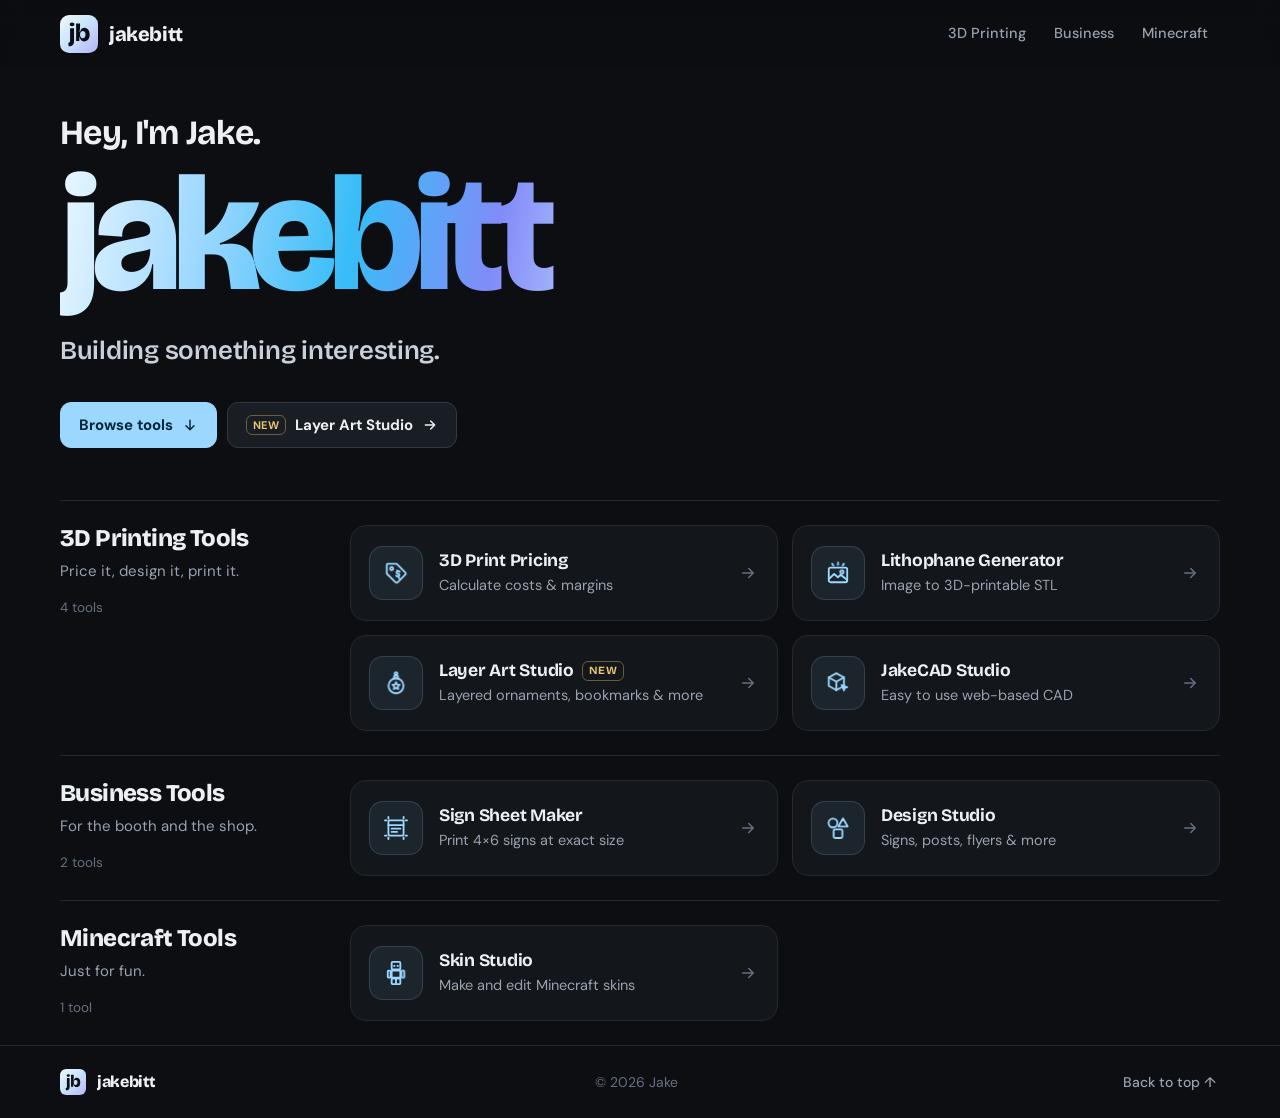
<file: index.html>
<!DOCTYPE html>
<html lang="en">
<head>
<meta charset="UTF-8">
<meta name="viewport" content="width=device-width, initial-scale=1.0, viewport-fit=cover">
<title>jakebitt</title>
<meta name="description" content="Browser tools for 3D printing, business and Minecraft.">
<meta name="theme-color" content="#0c0e12">
<link rel="icon" type="image/svg+xml" href="/img/jb.svg">
<link rel="apple-touch-icon" href="/img/jb-180.png">
<meta property="og:title" content="jakebitt">
<meta property="og:description" content="Browser tools for 3D printing, business and Minecraft.">
<meta property="og:image" content="https://jakebitt.com/img/jb-512.png">
<meta name="twitter:card" content="summary">
<link rel="preconnect" href="https://fonts.googleapis.com">
<link rel="preconnect" href="https://fonts.gstatic.com" crossorigin>
<link href="https://fonts.googleapis.com/css2?family=Bricolage+Grotesque:opsz,wght@12..96,600;12..96,800&family=DM+Sans:opsz,wght@9..40,400;9..40,500;9..40,700&display=swap" rel="stylesheet">
<style>
:root {
  --bg: #0c0e12;
  --surface: #13161b;
  --surface-2: #191d24;
  --line: #232932;
  --line-strong: #323946;
  --fg: #ecf0f4;
  --muted: #98a2b0;
  --faint: #667080;
  --ice: #9bd7ff;
  --ice-ink: #06263a;
  --gold: #e8c46b;
  --display: "Bricolage Grotesque", "DM Sans", system-ui, sans-serif;
  --ui: "DM Sans", system-ui, -apple-system, "Segoe UI", Roboto, sans-serif;
  --ease: cubic-bezier(.22,.7,.2,1);
  color-scheme: dark;
}
* { box-sizing: border-box; }
html { scroll-behavior: smooth; scroll-padding-top: 80px; }
body { margin: 0; background: var(--bg); color: var(--fg); font: 16px/1.6 var(--ui); -webkit-font-smoothing: antialiased; -webkit-text-size-adjust: 100%; text-size-adjust: 100%; -webkit-tap-highlight-color: transparent; overflow-x: clip; }
a { color: inherit; }
:focus-visible { outline: 2px solid var(--ice); outline-offset: 3px; }
.wrap { width: min(1160px, calc(100% - 32px - env(safe-area-inset-left, 0px) - env(safe-area-inset-right, 0px))); margin: 0 auto; }

/* header */
.top { position: sticky; top: 0; z-index: 10; background: rgba(12,14,18,.85); -webkit-backdrop-filter: blur(10px); backdrop-filter: blur(10px); border-bottom: 1px solid transparent; transition: border-color .25s; }
.top.scrolled { border-bottom-color: var(--line); }
.top-inner { height: 68px; display: flex; align-items: center; justify-content: space-between; gap: 16px; }
.brand { display: inline-flex; align-items: center; gap: 11px; min-height: 44px; text-decoration: none; }
.brand-name { font: 800 20px/1 var(--display); letter-spacing: -0.02em; }
.logo { width: 38px; height: 38px; flex-shrink: 0; transition: transform .35s var(--ease); }
.nav { display: flex; gap: 4px; }
.nav a { text-decoration: none; color: var(--muted); font-weight: 500; font-size: 14.5px; padding: 8px 12px; border-radius: 8px; transition: color .2s, background .2s; }

/* hero */
.hero { padding: 80px 0 100px; }
.hello { margin: 0 0 6px; font: 700 clamp(22px, 3vw, 34px)/1.2 var(--display); letter-spacing: -0.02em; color: var(--fg); }
h1 {
  margin: 0; font: 800 clamp(56px, min(21vw, 30vh), 164px)/.92 var(--display); letter-spacing: -0.05em; padding: 0 .04em .12em 0;
  background: linear-gradient(100deg, #eaf7ff 0%, #9bd7ff 30%, #38bdf8 58%, #818cf8 86%, #a5b4fc 100%);
  -webkit-background-clip: text; background-clip: text; -webkit-text-fill-color: transparent; color: transparent;
  width: -webkit-fit-content; width: -moz-fit-content; width: fit-content;
}
.tagline { margin: 4px 0 0; font: 600 clamp(20px, 2.4vw, 26px)/1.3 var(--display); letter-spacing: -0.01em; color: #c9d0d9; }
.actions { display: flex; flex-wrap: wrap; gap: 10px; margin-top: 34px; }
.btn { display: inline-flex; align-items: center; gap: 9px; height: 46px; padding: 0 18px; border-radius: 11px; text-decoration: none; font-weight: 700; font-size: 15px; border: 1px solid var(--line-strong); background: var(--surface-2); transition: background .2s, border-color .2s, transform .2s var(--ease); }
.btn.primary { background: var(--ice); border-color: var(--ice); color: var(--ice-ink); }
.btn svg { width: 16px; height: 16px; fill: none; stroke: currentColor; stroke-width: 2.2; stroke-linecap: round; stroke-linejoin: round; transition: transform .25s var(--ease); }
.new { font-size: 11px; font-weight: 700; letter-spacing: .04em; text-transform: uppercase; color: var(--gold); border: 1px solid rgba(232,196,107,.4); border-radius: 6px; padding: 1px 6px; flex-shrink: 0; line-height: 1.5; }

/* tools */
.cat { display: grid; grid-template-columns: 250px minmax(0, 1fr); gap: 40px; padding: 40px 0; border-top: 1px solid var(--line); }
.cat-head { position: sticky; top: 92px; align-self: start; }
h2 { margin: 0; font: 800 24px/1.15 var(--display); letter-spacing: -0.025em; }
.cat-head p { margin: 6px 0 0; color: var(--muted); font-size: 15px; }
.count { display: inline-block; margin-top: 14px; color: var(--faint); font-size: 13.5px; }
.grid { display: grid; grid-template-columns: repeat(2, minmax(0, 1fr)); gap: 14px; }

.card {
  display: grid; grid-template-columns: auto minmax(0, 1fr) auto; align-items: center; gap: 16px;
  padding: 18px 20px 18px 18px; min-height: 96px; text-decoration: none;
  background: var(--surface); border: 1px solid var(--line); border-radius: 16px;
  transition: border-color .25s, transform .35s var(--ease), background .25s, box-shadow .35s var(--ease);
}
.ico { width: 54px; height: 54px; border-radius: 14px; display: grid; place-items: center; background: rgba(155,215,255,.08); border: 1px solid rgba(155,215,255,.16); transition: background .25s, border-color .25s, transform .35s var(--ease); }
.ico svg { overflow: visible; width: 26px; height: 26px; color: var(--ice); fill: none; stroke: currentColor; stroke-width: 1.7; stroke-linecap: round; stroke-linejoin: round; }
.card h3 { margin: 0 0 3px; display: flex; flex-wrap: wrap; align-items: center; gap: 4px 8px; font: 700 17.5px/1.25 var(--display); letter-spacing: -0.015em; }
.card p { margin: 0; color: var(--muted); font-size: 14.5px; line-height: 1.45; }
.card .arrow { width: 18px; height: 18px; fill: none; stroke: var(--faint); stroke-width: 2; stroke-linecap: round; stroke-linejoin: round; transition: stroke .25s, transform .3s var(--ease); }

/* footer */
footer { border-top: 1px solid var(--line); margin-top: 28px; }
.foot { display: flex; align-items: center; justify-content: space-between; gap: 16px; flex-wrap: wrap; padding: 24px 0 calc(34px + env(safe-area-inset-bottom, 0px)); color: var(--faint); font-size: 14px; }
.foot .logo { width: 26px; height: 26px; }
.foot .brand-name { font-size: 16px; color: var(--fg); }
.foot a.up { display: inline-flex; align-items: center; min-height: 44px; padding: 0 4px; text-decoration: none; color: var(--muted); font-weight: 500; }

/* hover (mouse/trackpad only, so taps on phones don't leave things stuck) */
@media (hover: hover) {
  .nav a:hover { color: var(--fg); background: var(--surface-2); }
  .brand:hover .logo { transform: rotate(-6deg); }
  .btn:hover { background: #20252e; border-color: #414a59; }
  .btn.primary:hover { background: #b7e3ff; border-color: #b7e3ff; }
  .btn.primary:hover svg { transform: translateY(2px); }
  .btn:not(.primary):hover svg { transform: translateX(3px); }
  .card:hover { border-color: rgba(155,215,255,.35); background: #151920; transform: translateY(-3px); box-shadow: 0 20px 36px -26px rgba(0,0,0,.95); }
  .card:hover .ico { background: rgba(155,215,255,.14); border-color: rgba(155,215,255,.32); }
  .card:hover .arrow { stroke: var(--ice); transform: translateX(4px); }
  .foot a.up:hover { color: var(--fg); }
}
/* touch feedback */
.card:active { transform: scale(.985); background: #151920; }
.btn:active { transform: scale(.98); }
.card:focus-visible { outline-offset: 2px; }

/* icon motion */
.ico .p-tag { transform-box: view-box; transform-origin: 8px 8px; }
@keyframes p-tag-a { 0%{transform:none}25%{transform:rotate(-14deg)}55%{transform:rotate(7deg)}80%{transform:rotate(-3deg)}100%{transform:none} }
@keyframes p-tag-b { 0%{transform:none}25%{transform:rotate(-14deg)}55%{transform:rotate(7deg)}80%{transform:rotate(-3deg)}100%{transform:none} }
.js .card.in .p-tag { animation: p-tag-a .9s var(--ease) var(--ad, .35s) both; }
@media (hover: hover) { .js .card.in:hover .p-tag { animation: p-tag-b .9s var(--ease) both; } }
.ico .l-rays { transform-box: view-box; transform-origin: 12px 4px; }
@keyframes l-rays-a { 0%,100%{opacity:1;transform:none}40%{opacity:.25;transform:translateY(1px)}70%{opacity:1;transform:translateY(-.6px)} }
@keyframes l-rays-b { 0%,100%{opacity:1;transform:none}40%{opacity:.25;transform:translateY(1px)}70%{opacity:1;transform:translateY(-.6px)} }
.js .card.in .l-rays { animation: l-rays-a .9s var(--ease) var(--ad, .35s) both; }
@media (hover: hover) { .js .card.in:hover .l-rays { animation: l-rays-b .9s var(--ease) both; } }
.ico .l-sun { transform-box: view-box; transform-origin: 15.6px 11px; }
@keyframes l-sun-a { 0%,100%{transform:none}50%{transform:scale(1.35)} }
@keyframes l-sun-b { 0%,100%{transform:none}50%{transform:scale(1.35)} }
.js .card.in .l-sun { animation: l-sun-a .9s var(--ease) var(--ad, .35s) both; }
@media (hover: hover) { .js .card.in:hover .l-sun { animation: l-sun-b .9s var(--ease) both; } }
.ico .o-swing { transform-box: view-box; transform-origin: 12px 2.2px; }
@keyframes o-swing-a { 0%{transform:none}25%{transform:rotate(11deg)}55%{transform:rotate(-7deg)}80%{transform:rotate(3deg)}100%{transform:none} }
@keyframes o-swing-b { 0%{transform:none}25%{transform:rotate(11deg)}55%{transform:rotate(-7deg)}80%{transform:rotate(3deg)}100%{transform:none} }
.js .card.in .o-swing { animation: o-swing-a .9s var(--ease) var(--ad, .35s) both; }
@media (hover: hover) { .js .card.in:hover .o-swing { animation: o-swing-b .9s var(--ease) both; } }
.ico .o-star { transform-box: view-box; transform-origin: 12px 14.6px; }
@keyframes o-star-a { 0%,100%{transform:none}50%{transform:rotate(72deg) scale(1.1)} }
@keyframes o-star-b { 0%,100%{transform:none}50%{transform:rotate(72deg) scale(1.1)} }
.js .card.in .o-star { animation: o-star-a .9s var(--ease) var(--ad, .35s) both; }
@media (hover: hover) { .js .card.in:hover .o-star { animation: o-star-b .9s var(--ease) both; } }
.ico .c-cur { transform-box: view-box; transform-origin: 18px 16px; }
@keyframes c-cur-a { 0%{transform:none}35%{transform:translate(2.5px,2.5px)}60%{transform:translate(-.6px,-.6px) scale(.85)}100%{transform:none} }
@keyframes c-cur-b { 0%{transform:none}35%{transform:translate(2.5px,2.5px)}60%{transform:translate(-.6px,-.6px) scale(.85)}100%{transform:none} }
.js .card.in .c-cur { animation: c-cur-a .9s var(--ease) var(--ad, .35s) both; }
@media (hover: hover) { .js .card.in:hover .c-cur { animation: c-cur-b .9s var(--ease) both; } }
.ico .c-cube { transform-box: view-box; transform-origin: 10.5px 10.8px; }
@keyframes c-cube-a { 0%,100%{transform:none}60%{transform:scale(.92)} }
@keyframes c-cube-b { 0%,100%{transform:none}60%{transform:scale(.92)} }
.js .card.in .c-cube { animation: c-cube-a .9s var(--ease) var(--ad, .35s) both; }
@media (hover: hover) { .js .card.in:hover .c-cube { animation: c-cube-b .9s var(--ease) both; } }
.ico .s-marks { transform-box: view-box; transform-origin: 12px 12px; }
@keyframes s-marks-a { 0%,100%{transform:none}45%{transform:scale(1.14)} }
@keyframes s-marks-b { 0%,100%{transform:none}45%{transform:scale(1.14)} }
.js .card.in .s-marks { animation: s-marks-a .9s var(--ease) var(--ad, .35s) both; }
@media (hover: hover) { .js .card.in:hover .s-marks { animation: s-marks-b .9s var(--ease) both; } }
.ico .d-c { transform-box: view-box; transform-origin: 7.4px 7.4px; }
@keyframes d-c-a { 0%,100%{transform:none}50%{transform:translate(-1.2px,-.6px)} }
@keyframes d-c-b { 0%,100%{transform:none}50%{transform:translate(-1.2px,-.6px)} }
.js .card.in .d-c { animation: d-c-a .9s var(--ease) var(--ad, .35s) both; }
@media (hover: hover) { .js .card.in:hover .d-c { animation: d-c-b .9s var(--ease) both; } }
.ico .d-t { transform-box: view-box; transform-origin: 16.6px 7px; }
@keyframes d-t-a { 0%,100%{transform:none}50%{transform:translate(1px,-1px) rotate(12deg)} }
@keyframes d-t-b { 0%,100%{transform:none}50%{transform:translate(1px,-1px) rotate(12deg)} }
.js .card.in .d-t { animation: d-t-a .9s var(--ease) var(--ad, .35s) both; }
@media (hover: hover) { .js .card.in:hover .d-t { animation: d-t-b .9s var(--ease) both; } }
.ico .d-r { transform-box: view-box; transform-origin: 12px 17.2px; }
@keyframes d-r-a { 0%,100%{transform:none}50%{transform:translateY(1.2px) rotate(-8deg)} }
@keyframes d-r-b { 0%,100%{transform:none}50%{transform:translateY(1.2px) rotate(-8deg)} }
.js .card.in .d-r { animation: d-r-a .9s var(--ease) var(--ad, .35s) both; }
@media (hover: hover) { .js .card.in:hover .d-r { animation: d-r-b .9s var(--ease) both; } }
.ico .k-arm { transform-box: view-box; transform-origin: 18.3px 10.4px; }
@keyframes k-arm-a { 0%,100%{transform:none}25%{transform:rotate(-130deg)}45%{transform:rotate(-100deg)}65%{transform:rotate(-130deg)} }
@keyframes k-arm-b { 0%,100%{transform:none}25%{transform:rotate(-130deg)}45%{transform:rotate(-100deg)}65%{transform:rotate(-130deg)} }
.js .card.in .k-arm { animation: k-arm-a .9s var(--ease) var(--ad, .35s) both; }
@media (hover: hover) { .js .card.in:hover .k-arm { animation: k-arm-b .9s var(--ease) both; } }

/* motion */
.js .rise { opacity: 0; translate: 0 14px; }
.js .rise.in { opacity: 1; translate: 0 0; transition: opacity .6s var(--ease) var(--d, 0s), translate .6s var(--ease) var(--d, 0s); }
.js .card.rise.in { transition: opacity .6s var(--ease) var(--d, 0s), translate .6s var(--ease) var(--d, 0s), transform .35s var(--ease), border-color .25s, background .25s, box-shadow .35s var(--ease); }

@media (max-width: 1040px) {
  .cat { grid-template-columns: 200px minmax(0, 1fr); gap: 28px; }
  .grid { grid-template-columns: minmax(0, 1fr); }
}
@media (max-width: 760px) {
  .cat { grid-template-columns: 1fr; gap: 18px; padding: 32px 0; }
  .cat-head { position: static; display: flex; align-items: baseline; justify-content: space-between; gap: 12px; }
  .cat-head p { display: none; }
  .count { margin: 0; }
}
@media (max-width: 640px) {
  .hero { padding: 64px 0 76px; }
  .nav { display: none; }
  .card { padding: 16px; min-height: 0; gap: 14px; }
  .ico { width: 48px; height: 48px; border-radius: 13px; }
  .ico svg { width: 23px; height: 23px; }
}
@media (max-width: 480px) {
  .actions { flex-direction: column; align-items: stretch; margin-top: 28px; }
  .btn { justify-content: center; height: 50px; }
  .foot { justify-content: center; text-align: center; }
  .card h3 { font-size: 16.5px; }
  .card p { font-size: 14px; }
}
@media (max-width: 340px) {
  .card { padding: 14px; gap: 12px; }
  .ico { width: 42px; height: 42px; border-radius: 12px; }
}
@media (orientation: landscape) and (max-height: 500px) {
  .hero { padding: 36px 0 56px; }
  .actions { margin-top: 22px; }
}
/* keep the footer at the bottom of the window on tall screens */
body { display: flex; flex-direction: column; min-height: 100vh; min-height: 100dvh; }
main { flex: 1 0 auto; width: 100%; }
footer { flex-shrink: 0; }

/* desktop: trim extra empty space so the page fits without scrolling */
@media (min-width: 1041px) {
  .hero { padding: 44px 0 52px; }
  .cat { padding: 24px 0; }
  footer { margin-top: 0; }
  .foot { padding-top: 14px; padding-bottom: calc(14px + env(safe-area-inset-bottom, 0px)); }
}
@media (prefers-reduced-motion: reduce) {
  html { scroll-behavior: auto; }
  *, *::before, *::after { animation-duration: .001s !important; animation-iteration-count: 1 !important; transition-duration: .001s !important; }
  .js .rise { opacity: 1; translate: none; }
  .ico * { animation: none !important; }
}
</style>
</head>
<body>
<script>document.documentElement.classList.add('js')</script>
<svg width="0" height="0" style="position:absolute" aria-hidden="true">
  <defs><linearGradient id="jbg" x1="0" y1="0" x2="1" y2="1"><stop offset="0" stop-color="#f4f6fa"/><stop offset=".45" stop-color="#c9e6fd"/><stop offset="1" stop-color="#b6b4f6"/></linearGradient></defs>
  <symbol id="jb" viewBox="0 0 100 100"><rect width="100" height="100" rx="24" fill="url(#jbg)"/><g fill="#0c0e12"><path transform="translate(21.96 20.00) scale(0.06445)" d="M28 962Q23 962 20.0 962.0Q17 962 13 962L0 825Q39 820 55.0 805.0Q71 790 71 751V226H233V760Q233 814 219.5 852.5Q206 891 180.0 915.0Q154 939 115.5 950.5Q77 962 28 962ZM152 152Q106 152 81.5 132.5Q57 113 57 77Q57 39 81.5 19.5Q106 0 152 0Q199 0 223.5 19.5Q248 39 248 76Q248 113 223.5 132.5Q199 152 152 152ZM651 768Q601 768 563.5 749.0Q526 730 502.5 692.0Q479 654 471 598H452L449 754H317V495V34H478V209Q478 233 474.5 259.5Q471 286 465.5 315.0Q460 344 454 377H477Q491 323 514.0 287.0Q537 251 571.5 232.5Q606 214 653 214Q719 214 767.5 248.0Q816 282 843.0 344.5Q870 407 870 494Q870 578 843.5 639.5Q817 701 768.0 734.5Q719 768 651 768ZM591 638Q624 638 649.0 619.5Q674 601 687.5 567.5Q701 534 701 489Q701 443 688.0 410.5Q675 378 651.5 360.0Q628 342 595 342Q573 342 554.5 350.0Q536 358 522.0 372.0Q508 386 498.0 403.5Q488 421 483.0 440.5Q478 460 478 479V500Q478 521 484.0 545.0Q490 569 503.5 590.0Q517 611 538.5 624.5Q560 638 591 638Z"/></g></symbol>
  <symbol id="go" viewBox="0 0 24 24"><path d="M5 12h14M13 6l6 6-6 6"/></symbol>
</svg>

<header class="top" id="top">
  <div class="wrap top-inner">
    <a class="brand" href="/" aria-label="jakebitt home"><svg class="logo"><use href="#jb"/></svg><span class="brand-name">jakebitt</span></a>
    <nav class="nav" aria-label="Sections">
      <a href="#print">3D Printing</a>
      <a href="#business">Business</a>
      <a href="#minecraft">Minecraft</a>
    </nav>
  </div>
</header>

<main class="wrap">
  <section class="hero">
    <p class="hello rise">Hey, I'm Jake.</p>
    <h1 class="rise" style="--d:.06s">jakebitt</h1>
    <p class="tagline rise" style="--d:.12s">Building something interesting.</p>
    <div class="actions rise" style="--d:.18s">
      <a class="btn primary" href="#print">Browse tools <svg viewBox="0 0 24 24"><path d="M12 5v14M6 13l6 6 6-6"/></svg></a>
      <a class="btn" href="/layerart"><span class="new">New</span> Layer Art Studio <svg viewBox="0 0 24 24"><path d="M5 12h14M13 6l6 6-6 6"/></svg></a>
    </div>
  </section>

  <section class="cat" id="print">
    <div class="cat-head rise"><h2>3D Printing Tools</h2><p>Price it, design it, print it.</p><span class="count">4 tools</span></div>
    <div class="grid">
      <a class="card rise" style="--d:0.00s;--ad:0.35s" href="/printcalc">
        <span class="ico" aria-hidden="true"><svg viewBox="0 0 24 24"><g class="p-tag"><path d="M3.5 12.6V4.5a1 1 0 0 1 1-1h8.1l8 8a1.4 1.4 0 0 1 0 2L13.6 20.5a1.4 1.4 0 0 1-2 0z"/><circle cx="8" cy="8" r="1.4"/><path d="M15.4 11.1c-.4-.6-1.2-.9-2-.7-.9.3-1.2 1.2-.6 1.8.5.5 1.6.5 2.1 1.1.6.6.2 1.6-.7 1.8-.8.2-1.6-.1-2-.7M13 9.6l.4.9M14.6 16.1l.4.9"/></g></svg></span>
        <div><h3>3D Print Pricing</h3><p>Calculate costs &amp; margins</p></div>
        <svg class="arrow" aria-hidden="true"><use href="#go"/></svg>
      </a>
      <a class="card rise" style="--d:0.05s;--ad:0.40s" href="/lithogen">
        <span class="ico" aria-hidden="true"><svg viewBox="0 0 24 24"><rect x="3.5" y="7" width="17" height="13.5" rx="1.6"/><path d="M3.5 17.5l5-4.6 3.4 3 2.6-2.3 6 4.9"/><circle class="l-sun" cx="15.6" cy="11" r="1.5"/><g class="l-rays"><path d="M12 2.2v2.2M6.6 3.4l1.1 1.8M17.4 3.4l-1.1 1.8"/></g></svg></span>
        <div><h3>Lithophane Generator</h3><p>Image to 3D-printable STL</p></div>
        <svg class="arrow" aria-hidden="true"><use href="#go"/></svg>
      </a>
      <a class="card rise" style="--d:0.10s;--ad:0.45s" href="/layerart">
        <span class="ico" aria-hidden="true"><svg viewBox="0 0 24 24"><g class="o-swing"><circle cx="12" cy="14.6" r="6.9"/><rect x="10.2" y="5.3" width="3.6" height="2.4" rx=".6"/><circle cx="12" cy="3.4" r="1.3"/><path class="o-star" d="M12 11.2l1 2.1 2.3.3-1.7 1.6.4 2.3-2-1.1-2 1.1.4-2.3-1.7-1.6 2.3-.3z"/></g></svg></span>
        <div><h3>Layer Art Studio <span class="new">New</span></h3><p>Layered ornaments, bookmarks &amp; more</p></div>
        <svg class="arrow" aria-hidden="true"><use href="#go"/></svg>
      </a>
      <a class="card rise" style="--d:0.15s;--ad:0.50s" href="/cad">
        <span class="ico" aria-hidden="true"><svg viewBox="0 0 24 24"><g class="c-cube"><path d="M10.5 3l7 3.9v7.8l-7 3.9-7-3.9V6.9z"/><path d="M10.5 10.8l7-3.9M10.5 10.8v7.8M10.5 10.8L3.5 6.9"/></g><path class="c-cur" d="M15.2 13.6l5.6 2.3-2.4.9-.9 2.4z" fill="currentColor" stroke-width="1.2"/></svg></span>
        <div><h3>JakeCAD Studio</h3><p>Easy to use web-based CAD</p></div>
        <svg class="arrow" aria-hidden="true"><use href="#go"/></svg>
      </a>
    </div>
  </section>

  <section class="cat" id="business">
    <div class="cat-head rise"><h2>Business Tools</h2><p>For the booth and the shop.</p><span class="count">2 tools</span></div>
    <div class="grid">
      <a class="card rise" style="--d:0.00s;--ad:0.35s" href="/signsheet">
        <span class="ico" aria-hidden="true"><svg viewBox="0 0 24 24"><rect x="5" y="5" width="14" height="14" rx="1.4"/><path d="M5 9.3h14M8 12.6h8M8 15.6h5"/><g class="s-marks"><path d="M5 1.8v1.6M19 1.8v1.6M1.8 5h1.6M20.6 5h1.6M5 20.6v1.6M19 20.6v1.6M1.8 19h1.6M20.6 19h1.6"/></g></svg></span>
        <div><h3>Sign Sheet Maker</h3><p>Print 4&times;6 signs at exact size</p></div>
        <svg class="arrow" aria-hidden="true"><use href="#go"/></svg>
      </a>
      <a class="card rise" style="--d:0.05s;--ad:0.40s" href="/design">
        <span class="ico" aria-hidden="true"><svg viewBox="0 0 24 24"><circle class="d-c" cx="7.4" cy="7.4" r="4.1"/><path class="d-t" d="M16.6 3.2l4.3 7.4h-8.6z"/><rect class="d-r" x="8" y="13.2" width="8" height="8" rx="1.4"/></svg></span>
        <div><h3>Design Studio</h3><p>Signs, posts, flyers &amp; more</p></div>
        <svg class="arrow" aria-hidden="true"><use href="#go"/></svg>
      </a>
    </div>
  </section>

  <section class="cat" id="minecraft">
    <div class="cat-head rise"><h2>Minecraft Tools</h2><p>Just for fun.</p><span class="count">1 tool</span></div>
    <div class="grid">
      <a class="card rise" style="--d:0.00s;--ad:0.35s" href="/skins">
        <span class="ico" aria-hidden="true"><svg viewBox="0 0 24 24"><rect x="8" y="1.8" width="8" height="7" rx="1"/><rect x="9.6" y="4.6" width="1.7" height="1.7" fill="currentColor" stroke="none"/><rect x="12.7" y="4.6" width="1.7" height="1.7" fill="currentColor" stroke="none"/><rect x="8" y="9.8" width="8" height="6.4" rx=".7"/><rect x="4.4" y="9.8" width="2.6" height="6.4" rx=".7"/><rect class="k-arm" x="17" y="9.8" width="2.6" height="6.4" rx=".7"/><path d="M8 17.2h8v4.3a.7.7 0 0 1-.7.7H8.7a.7.7 0 0 1-.7-.7zM12 17.2v5"/></svg></span>
        <div><h3>Skin Studio</h3><p>Make and edit Minecraft skins</p></div>
        <svg class="arrow" aria-hidden="true"><use href="#go"/></svg>
      </a>
    </div>
  </section>
</main>

<footer>
  <div class="wrap foot">
    <a class="brand" href="/" aria-label="jakebitt home"><svg class="logo"><use href="#jb"/></svg><span class="brand-name">jakebitt</span></a>
    <span>© <span id="yr">2026</span> Jake</span>
    <a class="up" href="#top">Back to top ↑</a>
  </div>
</footer>

<script>
(() => {
  document.getElementById('yr').textContent = new Date().getFullYear();
  const top = document.querySelector('.top');
  const onScroll = () => top.classList.toggle('scrolled', scrollY > 4);
  addEventListener('scroll', onScroll, { passive: true }); onScroll();
  const items = document.querySelectorAll('.rise');
  if (!('IntersectionObserver' in window)) { items.forEach(el => el.classList.add('in')); return; }
  const io = new IntersectionObserver(entries => entries.forEach(e => {
    if (e.isIntersecting) { e.target.classList.add('in'); io.unobserve(e.target); }
  }), { rootMargin: '0px 0px -5% 0px' });
  items.forEach(el => io.observe(el));
})();
</script>
</body>
</html>
</file>
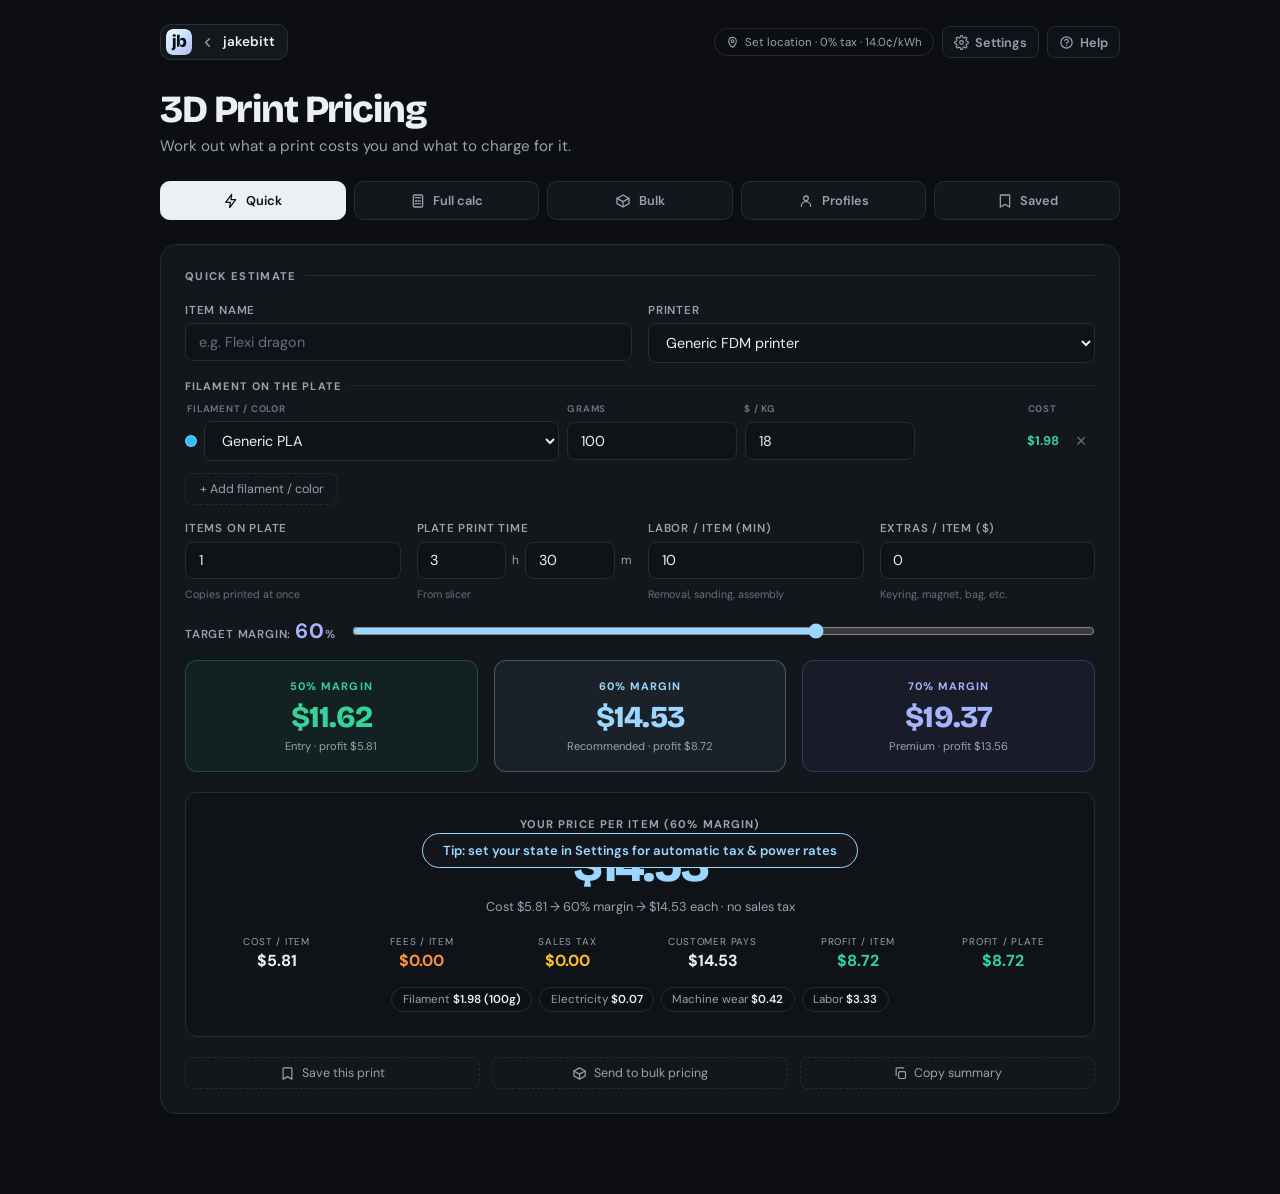
<file: printcalc.html>
<!DOCTYPE html>
<html lang="en">
<head>
  <meta charset="UTF-8">
  <meta name="viewport" content="width=device-width, initial-scale=1.0">
  <title>3D Print Pricing · jakebitt</title>
  <meta name="theme-color" content="#0c0e12">
  <link rel="icon" type="image/svg+xml" href="/img/jb.svg">
  <link rel="preconnect" href="https://fonts.googleapis.com">
  <link rel="preconnect" href="https://fonts.gstatic.com" crossorigin>
  <link href="https://fonts.googleapis.com/css2?family=Bricolage+Grotesque:opsz,wght@12..96,600;12..96,800&family=DM+Sans:opsz,wght@9..40,400;9..40,600;9..40,700;9..40,800&display=swap" rel="stylesheet">
  <style>
    :root {
      --bg:#0c0e12;--surface:#13161b;--surface2:#191d24;--accent:#9bd7ff;--accent2:#a5b4fc;--ink:#06263a;
      --text:#ecf0f4;--muted:#98a2b0;--faint:#667080;--border:#262c36;
      --input-bg:#0f1216;--display:"Bricolage Grotesque","DM Sans",system-ui,sans-serif;--green:#34d399;--yellow:#fbbf24;--orange:#fb923c;
      --red:#f87171;--exp:#a78bfa;
    }
    *{box-sizing:border-box;margin:0;padding:0;}
    body{background:var(--bg);color:var(--text);font-family:"DM Sans",-apple-system,BlinkMacSystemFont,"Segoe UI",Roboto,Helvetica,Arial,sans-serif;min-height:100vh;padding:1.5rem 1rem 5rem;}
    .topbar{max-width:960px;margin:0 auto 1.75rem;display:flex;align-items:center;justify-content:space-between;gap:.5rem;flex-wrap:wrap;}
    .back-link{display:inline-flex;align-items:center;gap:.4rem;color:var(--muted);text-decoration:none;font-size:.8rem;font-weight:600;padding:.4rem .75rem;border:1px solid var(--border);border-radius:.5rem;background:var(--input-bg);transition:color .15s,border-color .15s;}
    .back-link:hover{color:var(--accent);border-color:var(--accent);}
    .topbar-right{display:flex;gap:.5rem;align-items:center;flex-wrap:wrap;}
    .loc-pill{font-size:.72rem;color:var(--muted);padding:.35rem .7rem;border:1px solid var(--border);border-radius:2rem;cursor:pointer;background:none;font-family:inherit;}
    .loc-pill{display:inline-flex;align-items:center;gap:.35rem;}
    .loc-pill svg{width:13px;height:13px;fill:none;stroke:currentColor;stroke-width:2;stroke-linecap:round;stroke-linejoin:round;}
    .loc-pill:hover{color:var(--text);border-color:#3a4250;}
    .icon-btn{background:var(--input-bg);border:1px solid var(--border);border-radius:.5rem;color:var(--muted);cursor:pointer;padding:.4rem .7rem;transition:all .15s;display:inline-flex;align-items:center;gap:.35rem;font-size:.8rem;font-weight:600;font-family:inherit;}
    .icon-btn svg{width:15px;height:15px;fill:none;stroke:currentColor;stroke-width:1.9;stroke-linecap:round;stroke-linejoin:round;}
    .icon-btn:hover{color:var(--text);border-color:#3a4250;}
    .icon-btn:disabled{opacity:.5;cursor:wait;}
    header{max-width:960px;margin:0 auto 1.6rem;}
    .logo{font:800 clamp(1.8rem,4vw,2.4rem)/1.1 var(--display);letter-spacing:-.03em;color:var(--text);margin-bottom:.35rem;}
    .tagline{font-size:.95rem;color:var(--muted);}
    .mode-tabs{max-width:960px;margin:0 auto 1.5rem;display:flex;gap:.5rem;flex-wrap:wrap;}
    .tab-btn{flex:1;padding:.6rem 1rem;background:var(--surface);border:1px solid var(--border);border-radius:.6rem;color:var(--muted);font-size:.8rem;font-weight:600;cursor:pointer;transition:all .2s;text-align:center;min-width:90px;font-family:inherit;}
    .tab-btn{display:inline-flex;align-items:center;justify-content:center;gap:.45rem;}
    .tab-btn svg{width:16px;height:16px;fill:none;stroke:currentColor;stroke-width:1.9;stroke-linecap:round;stroke-linejoin:round;}
    @media(hover:hover){.tab-btn:not(.active):hover{color:var(--text);border-color:#3a4250;}}
    .tab-btn.active{background:var(--text);border-color:var(--text);color:var(--bg);}
    .calculator{max-width:960px;margin:0 auto;}
    .tab-content{display:none;opacity:0;transform:translateY(8px);transition:opacity .25s ease,transform .25s ease;}
    .tab-content.active{display:block;}
    .tab-content.visible{opacity:1;transform:translateY(0);}
    .tab-content>*+*{margin-top:1.25rem;}
    .card{background:var(--surface);border:1px solid var(--border);border-radius:1rem;padding:1.5rem;}
    .card-title{font-size:.7rem;font-weight:700;text-transform:uppercase;letter-spacing:.12em;color:var(--muted);margin-bottom:1.25rem;display:flex;align-items:center;gap:.5rem;}
    .card-title::after{content:'';flex:1;height:1px;background:var(--border);}
    .sub-title{font-size:.68rem;font-weight:700;text-transform:uppercase;letter-spacing:.1em;color:var(--muted);margin:.25rem 0 .6rem;display:flex;align-items:center;gap:.5rem;}
    .sub-title::after{content:'';flex:1;height:1px;background:rgba(155,215,255,.08);}
    .mt{margin-top:1rem;} .mb{margin-bottom:1rem;}
    .grid-2{display:grid;grid-template-columns:1fr 1fr;gap:1rem;}
    .grid-3{display:grid;grid-template-columns:1fr 1fr 1fr;gap:1rem;}
    .grid-4{display:grid;grid-template-columns:1fr 1fr 1fr 1fr;gap:1rem;}
    @media(max-width:620px){.grid-2,.grid-3,.grid-4{grid-template-columns:1fr 1fr;}}
    @media(max-width:400px){.grid-2,.grid-3,.grid-4{grid-template-columns:1fr;}}
    .field{display:flex;flex-direction:column;gap:.35rem;min-width:0;}
    label{font-size:.72rem;font-weight:600;color:var(--muted);text-transform:uppercase;letter-spacing:.07em;}
    .field-hint{font-size:.67rem;color:var(--faint);margin-top:.15rem;}
    input[type="text"],input[type="number"],input[type="search"],select{background:var(--input-bg);border:1px solid var(--border);border-radius:.5rem;color:var(--text);font-size:.9rem;padding:.55rem .8rem;width:100%;transition:border-color .15s,box-shadow .15s;outline:none;-moz-appearance:textfield;font-family:inherit;min-width:0;}
    input:disabled,select:disabled{opacity:.55;}
    input[type="color"]{height:38px;width:100%;padding:3px;background:var(--input-bg);border:1px solid var(--border);border-radius:.5rem;cursor:pointer;}
    select option{background:var(--surface);}
    input[type="number"]::-webkit-outer-spin-button,input[type="number"]::-webkit-inner-spin-button{-webkit-appearance:none;}
    input:focus,select:focus{border-color:var(--accent);box-shadow:0 0 0 3px rgba(155,215,255,.15);}
    .time-pair{display:flex;gap:.4rem;align-items:center;}
    .time-pair input{flex:1;}
    .time-pair span{font-size:.75rem;color:var(--muted);}
    .toggle-row{display:flex;align-items:center;justify-content:space-between;gap:1rem;}
    .toggle-label-text{font-size:.82rem;color:var(--text);}
    .toggle-sub{font-size:.68rem;color:var(--muted);margin-top:.1rem;}
    .toggle{position:relative;width:42px;height:24px;flex-shrink:0;}
    .toggle input{opacity:0;width:0;height:0;}
    .toggle-slider{position:absolute;inset:0;background:#232932;border:1px solid var(--border);border-radius:24px;cursor:pointer;transition:.2s;}
    .toggle-slider::before{content:'';position:absolute;height:16px;width:16px;left:3px;top:3px;background:var(--muted);border-radius:50%;transition:.2s;}
    .toggle input:checked+.toggle-slider{background:rgba(155,215,255,.2);border-color:var(--accent);}
    .toggle input:checked+.toggle-slider::before{transform:translateX(18px);background:var(--accent);}
    .animated-val{transition:color .2s;}
    .animated-val.flash{color:var(--accent)!important;}

    /* line items */
    .line-items{display:flex;flex-direction:column;gap:.5rem;}
    .line-item{display:grid;gap:.5rem;align-items:center;animation:slideIn .2s ease;}
    .row-head{display:grid;gap:.5rem;font-size:.6rem;font-weight:700;text-transform:uppercase;letter-spacing:.08em;color:var(--faint);padding:0 .15rem .35rem;}
    .fil-grid{grid-template-columns:2.2fr 1fr 1fr .8fr 28px;}
    .part-grid{grid-template-columns:2fr .7fr 1fr 1fr 28px;}
    .xtra-grid{grid-template-columns:2fr .7fr .9fr 1.4fr 28px;}
    .tier-grid{grid-template-columns:1fr 1fr 28px;}
    @keyframes slideIn{from{opacity:0;transform:translateY(-6px);}to{opacity:1;transform:translateY(0);}}
    @media(max-width:620px){
      .fil-grid,.part-grid,.xtra-grid{grid-template-columns:1fr 1fr;}
      .row-head.fil-grid,.row-head.part-grid,.row-head.xtra-grid{display:none;}
      .line-item.fil-grid,.line-item.part-grid,.line-item.xtra-grid{background:rgba(12,14,18,.35);border:1px solid var(--border);border-radius:.6rem;padding:.6rem;}
      .line-item.fil-grid>:first-child,.line-item.part-grid>:first-child,.line-item.xtra-grid>:first-child{grid-column:1/-1;}
    }
    .sel-wrap{display:flex;align-items:center;gap:.45rem;min-width:0;}
    .swatch{width:12px;height:12px;border-radius:50%;flex-shrink:0;border:1px solid rgba(255,255,255,.25);display:inline-block;}
    .row-cost{font-size:.8rem;color:var(--green);font-weight:700;text-align:right;white-space:nowrap;}
    .add-btn{display:inline-flex;align-items:center;gap:.4rem;margin-top:.75rem;background:none;border:1px dashed var(--border);border-radius:.5rem;color:var(--muted);font-size:.78rem;padding:.45rem .85rem;cursor:pointer;transition:all .15s;font-family:inherit;}
    .add-btn svg{width:15px;height:15px;fill:none;stroke:currentColor;stroke-width:1.9;stroke-linecap:round;stroke-linejoin:round;flex-shrink:0;}
    .add-btn:hover{border-color:var(--accent);color:var(--accent);}
    .remove-btn{background:none;border:none;cursor:pointer;color:#667080;font-size:1.15rem;line-height:1;padding:0 .2rem;transition:color .15s;}
    .remove-btn:hover{color:var(--red);}
    .btn-row{display:flex;gap:.75rem;margin-top:1.25rem;flex-wrap:wrap;}
    .btn-row .add-btn{flex:1;justify-content:center;margin-top:0;min-width:150px;}

    /* prices */
    .price-outputs{display:grid;grid-template-columns:repeat(3,1fr);gap:1rem;margin-bottom:1.25rem;}
    @media(max-width:540px){.price-outputs{grid-template-columns:1fr;}}
    .price-card{border-radius:.75rem;padding:1.1rem;text-align:center;border:1px solid;transition:transform .15s;}
    .price-card:hover{transform:translateY(-2px);}
    .price-card.m50{background:rgba(52,211,153,.06);border-color:rgba(52,211,153,.25);}
    .price-card.m60{background:rgba(155,215,255,.06);border-color:rgba(155,215,255,.3);}
    .price-card.m70{background:rgba(129,140,248,.06);border-color:rgba(129,140,248,.25);}
    .margin-label{font-size:.68rem;font-weight:700;text-transform:uppercase;letter-spacing:.1em;margin-bottom:.4rem;}
    .m50 .margin-label,.m50 .price-value{color:var(--green);}
    .m60 .margin-label,.m60 .price-value{color:var(--accent);}
    .m70 .margin-label,.m70 .price-value{color:var(--accent2);}
    .price-value{font-family:var(--display);font-size:1.9rem;font-weight:800;letter-spacing:-.03em;}
    .price-sub{font-size:.7rem;color:var(--muted);margin-top:.25rem;}
    .results-card{background:linear-gradient(135deg,rgba(155,215,255,.08),rgba(129,140,248,.08));border:1px solid rgba(155,215,255,.3);}
    .cost-breakdown{display:grid;grid-template-columns:repeat(auto-fit,minmax(118px,1fr));gap:.75rem;margin-bottom:1.5rem;}
    .cost-item{background:rgba(12,14,18,.5);border:1px solid var(--border);border-radius:.75rem;padding:.85rem;}
    .cost-item .cost-label{font-size:.62rem;font-weight:600;text-transform:uppercase;letter-spacing:.1em;color:var(--muted);margin-bottom:.35rem;}
    .cost-item .cost-value{font-size:1.1rem;font-weight:700;color:var(--text);}
    .total-landed .cost-value{color:var(--accent);}
    .custom-margin-row{display:flex;align-items:center;gap:1rem;margin-top:1rem;flex-wrap:wrap;}
    .custom-margin-row label{white-space:nowrap;}
    input[type="range"]{flex:1;min-width:100px;accent-color:var(--accent);}
    .margin-display{font-size:1.3rem;font-weight:700;color:var(--accent2);}
    .simple-big-result{background:rgba(12,14,18,.5);border:1px solid var(--border);border-radius:.75rem;padding:1.5rem;text-align:center;}
    .big-label{font-size:.7rem;font-weight:700;text-transform:uppercase;letter-spacing:.1em;color:var(--muted);margin-bottom:.35rem;}
    .big-price{font-family:var(--display);font-size:3rem;font-weight:800;letter-spacing:-.04em;color:var(--accent);}
    .price-note{font-size:.8rem;color:var(--muted);margin-top:.25rem;}
    .simple-stats{display:grid;grid-template-columns:repeat(auto-fit,minmax(110px,1fr));gap:.75rem;margin-top:1.25rem;}
    .simple-stat{text-align:center;}
    .simple-stat-label{font-size:.62rem;color:var(--muted);text-transform:uppercase;letter-spacing:.08em;}
    .simple-stat-val{font-size:1rem;font-weight:700;margin-top:.1rem;}
    .chips{display:flex;flex-wrap:wrap;gap:.45rem;margin-top:1rem;justify-content:center;}
    .chip{font-size:.72rem;background:rgba(12,14,18,.5);border:1px solid var(--border);border-radius:2rem;padding:.25rem .65rem;color:var(--muted);}
    .chip b{color:var(--text);font-weight:600;}
    .warn{font-size:.75rem;color:var(--orange);margin-top:.6rem;}
    .info-line{font-size:.72rem;color:var(--muted);margin-top:.6rem;line-height:1.5;}
    .derived-row{background:rgba(52,211,153,.06);border:1px solid rgba(52,211,153,.15);border-radius:.5rem;padding:.6rem .9rem;font-size:.78rem;color:var(--green);display:flex;justify-content:space-between;align-items:center;flex-wrap:wrap;gap:.5rem;}

    /* help */
    .instructions-card{border-color:rgba(129,140,248,.2);overflow:hidden;max-height:0;padding:0 1.5rem;border-width:0;transition:max-height .35s ease,padding .35s ease;}
    .instructions-card.open{max-height:1400px;padding:1.5rem;border-width:1px;margin-bottom:1.25rem;}
    .step-list{list-style:none;display:flex;flex-direction:column;gap:.75rem;}
    .step-list li{display:flex;gap:.75rem;align-items:flex-start;}
    .step-num{flex-shrink:0;width:22px;height:22px;border-radius:50%;background:rgba(155,215,255,.15);border:1px solid var(--accent);color:var(--accent);font-size:.65rem;font-weight:700;display:flex;align-items:center;justify-content:center;margin-top:1px;}
    .step-text{font-size:.83rem;color:#c9d0d9;line-height:1.5;}
    .step-text strong{color:var(--text);}
    .tip-box{background:rgba(251,191,36,.06);border:1px solid rgba(251,191,36,.2);border-radius:.6rem;padding:.75rem 1rem;margin-top:1rem;font-size:.8rem;color:rgba(251,191,36,.85);line-height:1.5;}

    /* tables */
    .table-wrap{overflow-x:auto;}
    .bulk-table{width:100%;border-collapse:collapse;margin-top:.5rem;}
    .bulk-table th{font-size:.62rem;font-weight:700;text-transform:uppercase;letter-spacing:.1em;color:var(--muted);padding:.5rem .6rem;text-align:left;border-bottom:1px solid var(--border);white-space:nowrap;}
    .bulk-table td{font-size:.85rem;padding:.55rem .6rem;border-bottom:1px solid rgba(155,215,255,.06);white-space:nowrap;}
    .bulk-table tr:hover td{background:rgba(155,215,255,.04);}
    .qty-col{color:var(--muted);}
    .unit-col{color:var(--text);font-weight:600;}
    .total-col{color:var(--accent);font-weight:700;}
    .disc-col{color:var(--green);font-size:.75rem;}
    .save-col{color:var(--yellow);}
    .c50{color:var(--green);font-weight:600;} .c60{color:var(--accent);font-weight:700;} .c70{color:var(--accent2);font-weight:600;} .ccu{color:var(--yellow);font-weight:700;}
    .neg{color:var(--red)!important;}
    .bulk-inputs{display:flex;gap:.75rem;margin-bottom:1rem;flex-wrap:wrap;}
    .bulk-inputs .field{flex:1;min-width:130px;}

    /* lists */
    .saves-list,.lib-list{display:flex;flex-direction:column;gap:.55rem;}
    .save-row,.lib-row{display:flex;gap:.6rem;align-items:center;background:rgba(12,14,18,.4);border:1px solid var(--border);border-radius:.6rem;padding:.7rem .9rem;animation:slideIn .2s ease;}
    .save-row>div:first-child,.lib-row>div:first-child{flex:1;min-width:0;}
    .save-row-name,.lib-name{font-size:.88rem;font-weight:600;display:flex;align-items:center;gap:.45rem;}
    .save-row-date,.lib-sub{font-size:.7rem;color:var(--muted);margin-top:.1rem;}
    .save-row-price{font-size:.82rem;color:var(--accent);font-weight:700;text-align:right;white-space:nowrap;}
    .save-action-btn{background:none;border:1px solid var(--border);border-radius:.4rem;color:var(--muted);font-size:.72rem;padding:.28rem .55rem;cursor:pointer;transition:all .15s;font-family:inherit;white-space:nowrap;}
    .save-action-btn:hover{color:var(--accent);border-color:var(--accent);}
    .save-action-btn.del:hover{color:var(--red);border-color:var(--red);}
    .save-action-btn.on{color:var(--yellow);border-color:rgba(251,191,36,.4);}
    @media(max-width:520px){.save-row,.lib-row{flex-wrap:wrap;}.save-row>div:first-child,.lib-row>div:first-child{flex-basis:100%;}}
    .empty-saves{font-size:.82rem;color:var(--muted);text-align:center;padding:1.25rem;}
    .saves-toolbar{display:flex;gap:.5rem;margin-bottom:1rem;flex-wrap:wrap;align-items:center;}
    .saves-toolbar input{flex:1;min-width:160px;}
    .badge{display:inline-block;padding:.1rem .45rem;border-radius:1rem;font-size:.6rem;font-weight:700;text-transform:uppercase;letter-spacing:.07em;background:rgba(155,215,255,.1);border:1px solid rgba(155,215,255,.3);color:var(--accent);}
    .badge.star{background:rgba(251,191,36,.1);border-color:rgba(251,191,36,.35);color:var(--yellow);}
    .form-box{background:rgba(12,14,18,.55);border:1px solid var(--border);border-radius:.75rem;padding:1.1rem;margin-top:1rem;display:none;animation:slideIn .2s ease;}
    .form-box.open{display:block;}
    .form-title{font-size:.7rem;font-weight:700;text-transform:uppercase;letter-spacing:.1em;color:var(--exp);margin-bottom:.8rem;}

    /* modal */
    .modal-overlay{position:fixed;inset:0;background:rgba(0,0,0,.7);display:flex;align-items:center;justify-content:center;z-index:100;padding:1rem;opacity:0;pointer-events:none;transition:opacity .2s;}
    .modal-overlay.open{opacity:1;pointer-events:all;}
    .modal{background:var(--surface);border:1px solid var(--border);border-radius:1rem;padding:1.75rem;width:100%;max-width:620px;transform:translateY(12px);transition:transform .2s;max-height:90vh;overflow-y:auto;}
    .modal-overlay.open .modal{transform:translateY(0);}
    .modal-header{display:flex;justify-content:space-between;align-items:center;margin-bottom:1.25rem;}
    .modal-title{font-size:.7rem;font-weight:700;text-transform:uppercase;letter-spacing:.12em;color:var(--accent);}
    .close-btn{background:none;border:none;color:var(--muted);font-size:1.2rem;cursor:pointer;padding:.1rem .4rem;border-radius:.3rem;transition:color .15s;}
    .close-btn:hover{color:var(--text);}
    .settings-group{display:flex;flex-direction:column;gap:1rem;}
    .settings-divider{font-size:.65rem;font-weight:700;text-transform:uppercase;letter-spacing:.12em;color:var(--muted);margin-top:.5rem;padding-bottom:.5rem;border-bottom:1px solid var(--border);}
    .save-btn{width:100%;margin-top:1.25rem;padding:.7rem;background:rgba(155,215,255,.15);border:1px solid var(--accent);border-radius:.6rem;color:var(--accent);font-size:.85rem;font-weight:700;cursor:pointer;transition:all .15s;font-family:inherit;}
    .save-btn:hover{background:rgba(155,215,255,.25);}
    .state-row{display:grid;grid-template-columns:1fr auto;gap:.5rem;align-items:end;}
    .toast{position:fixed;bottom:2rem;left:50%;transform:translateX(-50%) translateY(20px);background:var(--surface);border:1px solid var(--accent);border-radius:2rem;padding:.5rem 1.25rem;font-size:.82rem;color:var(--accent);font-weight:600;opacity:0;transition:opacity .2s,transform .2s;z-index:200;pointer-events:none;max-width:90vw;text-align:center;}
    .toast.show{opacity:1;transform:translateX(-50%) translateY(0);}
  </style>
  <link rel="stylesheet" href="/assets/site.css">
  <script src="/assets/site.js"></script>
</head>
<body>

<div class="topbar">
  <a class="jb-home" href="/" title="Back to jakebitt.com"><img src="/img/jb.svg" alt=""><svg viewBox="0 0 24 24" aria-hidden="true"><path d="M15 18l-6-6 6-6"/></svg><span>jakebitt</span></a>
  <div class="topbar-right">
    <button class="loc-pill" id="locPill" onclick="openSettings()" title="Tax &amp; power location"><svg viewBox="0 0 24 24" aria-hidden="true"><path d="M12 21s-7-6.2-7-11.5A7 7 0 0 1 19 9.5C19 14.8 12 21 12 21z"/><circle cx="12" cy="9.5" r="2.5"/></svg><span id="locPillText">Set location</span></button>
    <button class="icon-btn" onclick="openSettings()"><svg viewBox="0 0 24 24" aria-hidden="true"><circle cx="12" cy="12" r="3"/><path d="M19.4 15a1.7 1.7 0 0 0 .3 1.8l.1.1a2 2 0 1 1-2.8 2.8l-.1-.1a1.7 1.7 0 0 0-1.8-.3 1.7 1.7 0 0 0-1 1.5V21a2 2 0 1 1-4 0v-.1a1.7 1.7 0 0 0-1.1-1.5 1.7 1.7 0 0 0-1.8.3l-.1.1a2 2 0 1 1-2.8-2.8l.1-.1a1.7 1.7 0 0 0 .3-1.8 1.7 1.7 0 0 0-1.5-1H3a2 2 0 1 1 0-4h.1a1.7 1.7 0 0 0 1.5-1.1 1.7 1.7 0 0 0-.3-1.8l-.1-.1a2 2 0 1 1 2.8-2.8l.1.1a1.7 1.7 0 0 0 1.8.3H9a1.7 1.7 0 0 0 1-1.5V3a2 2 0 1 1 4 0v.1a1.7 1.7 0 0 0 1 1.5 1.7 1.7 0 0 0 1.8-.3l.1-.1a2 2 0 1 1 2.8 2.8l-.1.1a1.7 1.7 0 0 0-.3 1.8V9a1.7 1.7 0 0 0 1.5 1H21a2 2 0 1 1 0 4h-.1a1.7 1.7 0 0 0-1.5 1z"/></svg>Settings</button>
    <button class="icon-btn" onclick="toggleInstructions()"><svg viewBox="0 0 24 24" aria-hidden="true"><circle cx="12" cy="12" r="9"/><path d="M9.1 9a3 3 0 0 1 5.8 1c0 2-3 3-3 3M12 17h.01"/></svg>Help</button>
  </div>
</div>

<header>
  <h1 class="logo">3D Print Pricing</h1>
  <p class="tagline">Work out what a print costs you and what to charge for it.</p>
</header>

<div class="mode-tabs">
  <button class="tab-btn active" id="tab-quick"    onclick="setMode('quick')"><svg viewBox="0 0 24 24" aria-hidden="true"><path d="M13 2L4 14h7l-1 8 9-12h-7z"/></svg>Quick</button>
  <button class="tab-btn"        id="tab-full"     onclick="setMode('full')"><svg viewBox="0 0 24 24" aria-hidden="true"><rect x="5" y="3" width="14" height="18" rx="2"/><path d="M8 7h8M8 12h2M12 12h2M16 12h0M8 16h2M12 16h2M16 16h0"/></svg>Full calc</button>
  <button class="tab-btn"        id="tab-bulk"     onclick="setMode('bulk')"><svg viewBox="0 0 24 24" aria-hidden="true"><path d="M21 8l-9-5-9 5 9 5 9-5z"/><path d="M3 8v8l9 5 9-5V8M12 13v8"/></svg>Bulk</button>
  <button class="tab-btn"        id="tab-profiles" onclick="setMode('profiles')"><svg viewBox="0 0 24 24" aria-hidden="true"><circle cx="12" cy="8" r="3.5"/><path d="M5 20a7 7 0 0 1 14 0"/></svg>Profiles</button>
  <button class="tab-btn"        id="tab-saves"    onclick="setMode('saves')"><svg viewBox="0 0 24 24" aria-hidden="true"><path d="M6 3h12a1 1 0 0 1 1 1v17l-7-4-7 4V4a1 1 0 0 1 1-1z"/></svg>Saved</button>
</div>

<div class="calculator">

  <div class="card instructions-card" id="instructionsPanel">
    <div class="card-title">How to Use</div>
    <ol class="step-list">
      <li><span class="step-num">1</span><span class="step-text"><strong>Set your location</strong> &mdash; In Settings, pick your state (or tap Detect). Sales tax and the average electricity price fill in automatically. You can override either one.</span></li>
      <li><span class="step-num">2</span><span class="step-text"><strong>Quick</strong> &mdash; One item, printed one or many times on a plate. Add a row per filament/color, enter the whole plate's grams and print time from your slicer, and how many copies are on the plate. You get the price per item.</span></li>
      <li><span class="step-num">3</span><span class="step-text"><strong>Full Calc</strong> &mdash; Full breakdown with hardware and packaging. With one part it works like the original advanced calculator. Add more parts for different items on the same plate. Shared plate costs (filament, power, machine wear, plate cleanup) are split across parts by weight if every part has grams, otherwise evenly per piece. Hardware and packaging can apply to all parts or just one.</span></li>
      <li><span class="step-num">4</span><span class="step-text"><strong>Fees &amp; tax</strong> &mdash; Card processing, marketplace, and per-item event fees are built into the price so your margin holds after fees. Choose whether your sticker price includes tax (common at events) or tax is added at checkout.</span></li>
      <li><span class="step-num">5</span><span class="step-text"><strong>Profiles</strong> &mdash; Save your printers (wattage, cost, lifespan) and filaments (spool price &amp; size). Star one of each as the default.</span></li>
      <li><span class="step-num">6</span><span class="step-text"><strong>Bulk &amp; Saved</strong> &mdash; Send any item's cost to Bulk to build a quantity discount table. Save prints to this browser and back up everything as a JSON file.</span></li>
    </ol>
    <div class="tip-box"><strong>Margin math:</strong> margin = profit &divide; pre-tax price. With fees built in: <em>Price = (Cost + fixed fees) &divide; (1 &minus; Margin &minus; fee% &times; (1 + tax))</em>. Fee % is charged on what the customer pays, including tax. Rounding applies to the sticker price; profit is recalculated from the rounded price. Tax and power rates are statewide averages (Tax Foundation July 2026, EIA July 2026) &mdash; check your exact local rate before filing.</div>
  </div>

  <!-- ===== QUICK ===== -->
  <div class="tab-content active" id="tab-content-quick">
    <div class="card">
      <div class="card-title">Quick Estimate</div>
      <div class="grid-2 mb">
        <div class="field"><label>Item Name</label><input type="text" data-model="quick" data-key="name" placeholder="e.g. Flexi dragon"></div>
        <div class="field"><label>Printer</label><select id="q_printer" data-model="quick" data-key="printerId"></select></div>
      </div>

      <div class="sub-title">Filament on the plate</div>
      <div class="row-head fil-grid"><span>Filament / color</span><span>Grams</span><span>$ / kg</span><span style="text-align:right">Cost</span><span></span></div>
      <div class="line-items" id="q_fils"></div>
      <button class="add-btn" onclick="addFil('q')">+ Add filament / color</button>

      <div class="grid-4 mt">
        <div class="field"><label>Items on Plate</label><input type="number" data-model="quick" data-key="copies" min="1" step="1"><span class="field-hint">Copies printed at once</span></div>
        <div class="field"><label>Plate Print Time</label><div class="time-pair"><input type="number" data-model="quick" data-key="hrs" min="0" step="1" aria-label="hours"><span>h</span><input type="number" data-model="quick" data-key="mins" min="0" step="1" aria-label="minutes"><span>m</span></div><span class="field-hint">From slicer</span></div>
        <div class="field"><label>Labor / Item (min)</label><input type="number" data-model="quick" data-key="laborMin" min="0" step="1"><span class="field-hint">Removal, sanding, assembly</span></div>
        <div class="field"><label>Extras / Item ($)</label><input type="number" data-model="quick" data-key="extra" min="0" step="0.01"><span class="field-hint">Keyring, magnet, bag, etc.</span></div>
      </div>

      <div class="custom-margin-row">
        <label>Target Margin: <span class="margin-display" id="q_marginPct">60</span>%</label>
        <input type="range" data-model="quick" data-key="margin" min="1" max="95" step="1">
      </div>

      <div class="price-outputs mt" id="q_cards"></div>

      <div class="simple-big-result">
        <div class="big-label">Your Price per Item (<span id="q_marginPct2">60</span>% margin)</div>
        <div class="big-price animated-val" id="q_price">&#8212;</div>
        <div class="price-note" id="q_note">&#8212;</div>
        <div class="simple-stats">
          <div class="simple-stat"><div class="simple-stat-label">Cost / Item</div><div class="simple-stat-val" id="q_costItem">&#8212;</div></div>
          <div class="simple-stat"><div class="simple-stat-label">Fees / Item</div><div class="simple-stat-val" id="q_fees" style="color:var(--orange)">&#8212;</div></div>
          <div class="simple-stat"><div class="simple-stat-label">Sales Tax</div><div class="simple-stat-val" id="q_tax" style="color:var(--yellow)">&#8212;</div></div>
          <div class="simple-stat"><div class="simple-stat-label">Customer Pays</div><div class="simple-stat-val" id="q_customer">&#8212;</div></div>
          <div class="simple-stat"><div class="simple-stat-label">Profit / Item</div><div class="simple-stat-val" id="q_profit" style="color:var(--green)">&#8212;</div></div>
          <div class="simple-stat"><div class="simple-stat-label">Profit / Plate</div><div class="simple-stat-val" id="q_profitPlate" style="color:var(--green)">&#8212;</div></div>
        </div>
        <div class="chips" id="q_chips"></div>
        <div class="warn" id="q_warn" style="display:none"></div>
      </div>

      <div class="btn-row">
        <button class="add-btn" onclick="savePrint('quick')"><svg viewBox="0 0 24 24" aria-hidden="true"><path d="M6 3h12a1 1 0 0 1 1 1v17l-7-4-7 4V4a1 1 0 0 1 1-1z"/></svg>Save this print</button>
        <button class="add-btn" onclick="sendQuickToBulk()"><svg viewBox="0 0 24 24" aria-hidden="true"><path d="M21 8l-9-5-9 5 9 5 9-5z"/><path d="M3 8v8l9 5 9-5V8M12 13v8"/></svg>Send to bulk pricing</button>
        <button class="add-btn" onclick="copySummary('quick')"><svg viewBox="0 0 24 24" aria-hidden="true"><rect x="9" y="9" width="11" height="11" rx="2"/><path d="M5 15V5a2 2 0 0 1 2-2h10"/></svg>Copy summary</button>
      </div>
    </div>
  </div>

  <!-- ===== FULL CALC ===== -->
  <div class="tab-content" id="tab-content-full">
    <div class="card">
      <div class="card-title">Print Details</div>
      <div class="grid-4">
        <div class="field"><label>Part / Job Name</label><input type="text" data-model="full" data-key="name"></div>
        <div class="field"><label>Printer</label><select id="f_printer" data-model="full" data-key="printerId"></select></div>
        <div class="field"><label>Print Time</label><div class="time-pair"><input type="number" data-model="full" data-key="hrs" min="0" step="1" aria-label="hours"><span>h</span><input type="number" data-model="full" data-key="mins" min="0" step="1" aria-label="minutes"><span>m</span></div></div>
        <div class="field"><label>Setup Labor (min)</label><input type="number" data-model="full" data-key="plateLaborMin" min="0" step="1"><span class="field-hint">Setup, plate cleanup</span></div>
      </div>
      <div class="derived-row mt" id="f_derived">&#8212;</div>
    </div>

    <div class="card">
      <div class="card-title">Filament</div>
      <div class="row-head fil-grid"><span>Filament / color</span><span>Grams</span><span>$ / kg</span><span style="text-align:right">Cost</span><span></span></div>
      <div class="line-items" id="f_fils"></div>
      <button class="add-btn" onclick="addFil('f')">+ Add filament / color</button>
    </div>

    <div class="card">
      <div class="card-title">Parts on the Plate</div>
      <p class="info-line" style="margin:-.5rem 0 .9rem">Pricing one item? Leave a single part. Add more parts when several different items print on the same plate.</p>
      <div class="row-head part-grid"><span>Part name</span><span>Qty</span><span>Grams each</span><span>Labor each (min)</span><span></span></div>
      <div class="line-items" id="f_parts"></div>
      <button class="add-btn" onclick="addPart()">+ Add part</button>
      <div class="info-line" id="f_splitInfo"></div>
    </div>

    <div class="card">
      <div class="card-title">Additional Materials / Hardware (per piece)</div>
      <div class="row-head xtra-grid"><span>Item</span><span>Qty</span><span>Unit $</span><span>Applies to</span><span></span></div>
      <div class="line-items" id="f_hardware"></div>
      <button class="add-btn" onclick="addXtra('hardware')">+ Add item</button>
    </div>

    <div class="card">
      <div class="card-title">Packaging (per piece)</div>
      <div class="row-head xtra-grid"><span>Item</span><span>Qty</span><span>Unit $</span><span>Applies to</span><span></span></div>
      <div class="line-items" id="f_packaging"></div>
      <button class="add-btn" onclick="addXtra('packaging')">+ Add item</button>
    </div>

    <div class="card results-card">
      <div class="card-title">Pricing Output</div>
      <div class="cost-breakdown">
        <div class="cost-item"><div class="cost-label">Filament</div><div class="cost-value" id="f_outFil">&#8212;</div></div>
        <div class="cost-item"><div class="cost-label">Electricity</div><div class="cost-value" id="f_outElec">&#8212;</div></div>
        <div class="cost-item"><div class="cost-label">Machine Wear</div><div class="cost-value" id="f_outMach">&#8212;</div></div>
        <div class="cost-item"><div class="cost-label">Failure Allow.</div><div class="cost-value" id="f_outFail">&#8212;</div></div>
        <div class="cost-item"><div class="cost-label">Labor</div><div class="cost-value" id="f_outLabor">&#8212;</div></div>
        <div class="cost-item"><div class="cost-label">Hardware</div><div class="cost-value" id="f_outHw">&#8212;</div></div>
        <div class="cost-item"><div class="cost-label">Packaging</div><div class="cost-value" id="f_outPkg">&#8212;</div></div>
        <div class="cost-item total-landed"><div class="cost-label" id="f_totalLabel">Total Landed Cost</div><div class="cost-value animated-val" id="f_outTotal">&#8212;</div></div>
      </div>

      <div id="f_single">
        <div class="price-outputs" id="f_cards"></div>
      </div>
      <div class="card-title" id="f_multiTitle" style="display:none">Price per Part</div>
      <div class="custom-margin-row" style="margin-top:0;margin-bottom:.75rem">
        <label>Custom Margin: <span class="margin-display" id="f_customPct">65</span>%</label>
        <input type="range" data-model="full" data-key="customMargin" min="1" max="95" step="1">
        <div class="ccu" id="f_customPrice" style="font-size:1.15rem;min-width:80px;text-align:right">&#8212;</div>
      </div>
      <div class="price-note" id="f_customNote" style="text-align:left"></div>
      <div class="table-wrap" id="f_tableWrap">
        <table class="bulk-table">
          <thead><tr><th>Part</th><th>Qty</th><th>Cost / ea</th><th id="f_h1">50%</th><th id="f_h2">60%</th><th id="f_h3">70%</th><th id="f_hc">Custom</th><th>Profit / ea</th><th></th></tr></thead>
          <tbody id="f_partsBody"></tbody>
        </table>
      </div>
      <div class="chips" id="f_chips"></div>
      <div class="warn" id="f_warn" style="display:none"></div>
      <div class="btn-row">
        <button class="add-btn" onclick="savePrint('full')"><svg viewBox="0 0 24 24" aria-hidden="true"><path d="M6 3h12a1 1 0 0 1 1 1v17l-7-4-7 4V4a1 1 0 0 1 1-1z"/></svg>Save this print</button>
        <button class="add-btn" id="f_bulkBtn" onclick="sendFullToBulk()"><svg viewBox="0 0 24 24" aria-hidden="true"><path d="M21 8l-9-5-9 5 9 5 9-5z"/><path d="M3 8v8l9 5 9-5V8M12 13v8"/></svg>Send to bulk pricing</button>
        <button class="add-btn" onclick="copySummary('full')"><svg viewBox="0 0 24 24" aria-hidden="true"><rect x="9" y="9" width="11" height="11" rx="2"/><path d="M5 15V5a2 2 0 0 1 2-2h10"/></svg>Copy summary</button>
      </div>
    </div>
  </div>

  <!-- ===== BULK ===== -->
  <div class="tab-content" id="tab-content-bulk">
    <div class="card">
      <div class="card-title">Bulk Pricing</div>
      <p style="font-size:.8rem;color:var(--muted);margin-bottom:1.25rem">Start from a cost per unit and a base margin, then set quantity tiers with a discount. Fees, tax and rounding from Settings apply, and profit per unit is shown so you can see how far a discount can go.</p>
      <div class="bulk-inputs">
        <div class="field"><label>Cost per Unit ($)</label><input type="number" data-model="bulk" data-key="cost" min="0" step="0.01"><span class="field-hint">Your landed cost</span></div>
        <div class="field"><label>Base Margin (%)</label><input type="number" data-model="bulk" data-key="margin" min="1" max="95" step="1"></div>
        <div class="field"><label>Base Price</label><input type="text" id="b_base" disabled></div>
      </div>
      <div class="sub-title">Quantity tiers</div>
      <div class="row-head tier-grid"><span>Min quantity</span><span>Discount %</span><span></span></div>
      <div class="line-items" id="b_tiers"></div>
      <button class="add-btn" onclick="addTier()">+ Add tier</button>
      <div class="sub-title mt">Price table</div>
      <div class="table-wrap">
        <table class="bulk-table">
          <thead><tr><th>Quantity</th><th>Discount</th><th>Unit Price</th><th>Order Total</th><th>Profit / Unit</th><th>Customer Saves</th></tr></thead>
          <tbody id="b_body"></tbody>
        </table>
      </div>
      <div class="info-line" id="b_info"></div>
    </div>
  </div>

  <!-- ===== PROFILES ===== -->
  <div class="tab-content" id="tab-content-profiles">
    <div class="card">
      <div class="card-title">Printers</div>
      <div class="lib-list" id="printerList"></div>
      <button class="add-btn" onclick="openPrinterForm()">+ Add printer</button>
      <div class="form-box" id="printerForm">
        <div class="form-title" id="pf_title">Add Printer</div>
        <input type="hidden" id="pf_id">
        <div class="grid-3 mb">
          <div class="field"><label>Name</label><input type="text" id="pf_name" placeholder="e.g. Bambu P1S"></div>
          <div class="field"><label>Avg Power (W)</label><input type="number" id="pf_watts" min="0" step="5" placeholder="150"><span class="field-hint">Average draw while printing</span></div>
          <div class="field"><label>Purchase Cost ($)</label><input type="number" id="pf_cost" min="0" step="10" placeholder="1000"></div>
        </div>
        <div class="grid-3 mb">
          <div class="field"><label>Lifetime (yrs)</label><input type="number" id="pf_life" min="1" step="0.5" placeholder="3"></div>
          <div class="field"><label>Annual Maint ($)</label><input type="number" id="pf_maint" min="0" step="5" placeholder="75"><span class="field-hint">Nozzles, belts, plates</span></div>
          <div class="field"><label>Uptime (%)</label><input type="number" id="pf_uptime" min="1" max="100" step="5" placeholder="50"><span class="field-hint">% of all hours it prints</span></div>
        </div>
        <div class="btn-row" style="margin-top:.5rem">
          <button class="add-btn" style="border-color:var(--accent);color:var(--accent)" onclick="savePrinterForm()">Save Printer</button>
          <button class="add-btn" onclick="closeForm('printerForm')">Cancel</button>
        </div>
      </div>
    </div>

    <div class="card">
      <div class="card-title">Filaments</div>
      <div class="lib-list" id="filamentList"></div>
      <button class="add-btn" onclick="openFilamentForm()">+ Add filament</button>
      <div class="form-box" id="filamentForm">
        <div class="form-title" id="ff_title">Add Filament</div>
        <input type="hidden" id="ff_id">
        <div class="grid-3 mb">
          <div class="field"><label>Name / Brand</label><input type="text" id="ff_name" placeholder="e.g. Bambu PLA Basic Black"></div>
          <div class="field"><label>Material</label><input type="text" id="ff_material" placeholder="PLA, PETG, TPU..."></div>
          <div class="field"><label>Color</label><input type="color" id="ff_color" value="#38bdf8"></div>
        </div>
        <div class="grid-3 mb">
          <div class="field"><label>Spool Price ($)</label><input type="number" id="ff_spoolPrice" min="0" step="0.01" placeholder="19.99" oninput="ffAutoCost()"></div>
          <div class="field"><label>Spool Size (g)</label><input type="number" id="ff_spoolG" min="1" step="50" placeholder="1000" oninput="ffAutoCost()"></div>
          <div class="field"><label>Cost ($/kg)</label><input type="number" id="ff_costKg" min="0" step="0.01" placeholder="20"><span class="field-hint">Auto from spool, or type it</span></div>
        </div>
        <div class="btn-row" style="margin-top:.5rem">
          <button class="add-btn" style="border-color:var(--accent);color:var(--accent)" onclick="saveFilamentForm()">Save Filament</button>
          <button class="add-btn" onclick="closeForm('filamentForm')">Cancel</button>
        </div>
      </div>
    </div>
  </div>

  <!-- ===== SAVES ===== -->
  <div class="tab-content" id="tab-content-saves">
    <div class="card">
      <div class="card-title">Saved Prints</div>
      <div class="saves-toolbar">
        <input type="search" id="saveSearch" placeholder="Search saved prints..." oninput="renderSaves()">
        <button class="icon-btn" onclick="printPriceList()" title="Printable price list of your saved quick prints"><svg viewBox="0 0 24 24" aria-hidden="true"><path d="M6 9V3h12v6"/><rect x="3" y="9" width="18" height="8" rx="2"/><path d="M7 14h10v7H7z"/></svg>Price list</button>
        <button class="icon-btn" style="color:var(--red)" onclick="clearAllSaves()"><svg viewBox="0 0 24 24" aria-hidden="true"><path d="M4 7h16M10 11v6M14 11v6M6 7l1 12a2 2 0 0 0 2 2h6a2 2 0 0 0 2-2l1-12M9 7V4h6v3"/></svg>Clear all</button>
      </div>
      <div class="saves-list" id="savesList"></div>
    </div>
    <div class="card">
      <div class="card-title">Backup</div>
      <p style="font-size:.8rem;color:var(--muted);margin-bottom:.75rem">Everything is stored in this browser only. Export a backup to move it to another device. Imports add to what's here; old calculator exports work too.</p>
      <div class="saves-toolbar" style="margin-bottom:0">
        <button class="icon-btn" onclick="exportAll()"><svg viewBox="0 0 24 24" aria-hidden="true"><path d="M12 3v12M7 10l5 5 5-5M4 21h16"/></svg>Export backup</button>
        <button class="icon-btn" onclick="document.getElementById('importFile').click()"><svg viewBox="0 0 24 24" aria-hidden="true"><path d="M12 21V9M7 14l5-5 5 5M4 3h16"/></svg>Import backup</button>
        <input type="file" id="importFile" accept=".json,application/json" style="display:none" onchange="importAll(event)">
      </div>
    </div>
  </div>

</div>

<!-- ===== SETTINGS ===== -->
<div class="modal-overlay" id="settingsModal" onclick="if(event.target===this)closeSettings()">
  <div class="modal" role="dialog" aria-labelledby="settingsTitle">
    <div class="modal-header">
      <div class="modal-title" id="settingsTitle">&#9881; Settings</div>
      <button class="close-btn" onclick="closeSettings()" aria-label="Close">&#10005;</button>
    </div>
    <div class="settings-group">

      <div class="settings-divider">Location &mdash; Tax &amp; Power</div>
      <div class="state-row">
        <div class="field"><label>State</label><select id="cfg_state" onchange="updateCfgPreview()"></select></div>
        <button class="icon-btn" id="detectBtn" style="height:38px" onclick="detectState()"><svg viewBox="0 0 24 24" aria-hidden="true"><path d="M12 21s-7-6.2-7-11.5A7 7 0 0 1 19 9.5C19 14.8 12 21 12 21z"/><circle cx="12" cy="9.5" r="2.5"/></svg>Detect</button>
      </div>
      <div class="derived-row" id="cfg_preview">&#8212;</div>
      <div class="grid-2">
        <div class="field"><label>Sales Tax</label>
          <select id="cfg_taxMode" onchange="updateCfgPreview()">
            <option value="combined">State + avg local</option>
            <option value="state">State rate only</option>
            <option value="custom">Custom rate</option>
          </select>
        </div>
        <div class="field" id="cfg_customTaxWrap"><label>Custom Tax (%)</label><input type="number" id="cfg_customTax" min="0" max="20" step="0.001" oninput="updateCfgPreview()"></div>
      </div>
      <div class="toggle-row">
        <div><div class="toggle-label-text">Prices include tax</div><div class="toggle-sub">On: the sticker price is what the customer pays (common at events). Off: tax is added at checkout.</div></div>
        <label class="toggle"><input type="checkbox" id="cfg_taxIncluded"><span class="toggle-slider"></span></label>
      </div>
      <div class="toggle-row">
        <div><div class="toggle-label-text">Use state average electricity price</div><div class="toggle-sub">Turn off to type your own rate from your power bill.</div></div>
        <label class="toggle"><input type="checkbox" id="cfg_kwhAuto" onchange="updateCfgPreview()"><span class="toggle-slider"></span></label>
      </div>
      <div class="field"><label>Electricity Rate ($/kWh)</label><input type="number" id="cfg_kwh" min="0" step="0.001"><span class="field-hint">Your bill's total &divide; kWh used is the most accurate number</span></div>

      <div class="settings-divider">Selling Fees</div>
      <div class="field"><label>Payment / Platform Preset</label>
        <select id="cfg_feePreset" onchange="applyFeePreset()">
          <option value="none">No fees (cash)</option>
          <option value="square">Square in-person (2.6% + $0.15)</option>
          <option value="zettle">PayPal Zettle in-person (2.29% + $0.09)</option>
          <option value="stripe">Stripe online (2.9% + $0.30)</option>
          <option value="paypal">PayPal checkout (3.49% + $0.49)</option>
          <option value="etsy">Etsy (6.5% + 3% + $0.45)</option>
          <option value="custom">Custom</option>
        </select>
        <span class="field-hint">Typical published rates &mdash; check your processor for your exact rate</span>
      </div>
      <div class="grid-2">
        <div class="field"><label>Processing Fee (%)</label><input type="number" id="cfg_payPct" min="0" step="0.01" oninput="feeEdited()"></div>
        <div class="field"><label>Processing Fixed ($)</label><input type="number" id="cfg_payFixed" min="0" step="0.01" oninput="feeEdited()"><span class="field-hint">Per transaction</span></div>
        <div class="field"><label>Marketplace Fee (%)</label><input type="number" id="cfg_platformPct" min="0" step="0.1" oninput="feeEdited()"></div>
        <div class="field"><label>Other Fees (%)</label><input type="number" id="cfg_otherPct" min="0" step="0.1"><span class="field-hint">Commission, consignment, etc.</span></div>
        <div class="field"><label>Per-Item Fee ($)</label><input type="number" id="cfg_perItemFee" min="0" step="0.01"><span class="field-hint">Booth fee spread per item, bags</span></div>
      </div>
      <div class="toggle-row">
        <div><div class="toggle-label-text">Build fees into price</div><div class="toggle-sub">Raises prices so your margin stays the same after fees. Off: fees come out of your profit.</div></div>
        <label class="toggle"><input type="checkbox" id="cfg_feesInPrice"><span class="toggle-slider"></span></label>
      </div>

      <div class="settings-divider">Labor, Waste &amp; Failures</div>
      <div class="grid-3">
        <div class="field"><label>Labor Rate ($/hr)</label><input type="number" id="cfg_laborRate" min="0" step="0.5"></div>
        <div class="field"><label>Material Waste (%)</label><input type="number" id="cfg_wastePct" min="0" step="1"><span class="field-hint">Purge, supports, brim</span></div>
        <div class="field"><label>Failure Rate (%)</label><input type="number" id="cfg_failPct" min="0" max="90" step="1"><span class="field-hint">Covers reprints</span></div>
      </div>
      <div class="field"><label>Machine Wear Buffer</label><input type="number" id="cfg_buffer" min="1" step="0.05"><span class="field-hint">Multiplier on depreciation + maintenance. 1.3 = 30% cushion</span></div>

      <div class="settings-divider">Prices</div>
      <div class="field"><label>Rounding</label>
        <select id="cfg_rounding">
          <option value="none">None (exact cents)</option>
          <option value="nearest">Nearest dollar</option>
          <option value="up">Always round up to dollar</option>
          <option value="down">Always round down to dollar</option>
          <option value="half">Round up to $0.50</option>
          <option value="quarter">Round up to $0.25</option>
          <option value="99">Charm pricing (.99)</option>
        </select>
        <span class="field-hint">Applied to the sticker price. Costs always show exact cents.</span>
      </div>
      <div class="grid-3">
        <div class="field"><label>Box 1 Margin (%)</label><input type="number" id="cfg_m1" min="1" max="95" step="1"></div>
        <div class="field"><label>Box 2 Margin (%)</label><input type="number" id="cfg_m2" min="1" max="95" step="1"></div>
        <div class="field"><label>Box 3 Margin (%)</label><input type="number" id="cfg_m3" min="1" max="95" step="1"></div>
      </div>
    </div>
    <button class="save-btn" onclick="saveSettings()">Save &amp; Apply Settings</button>
  </div>
</div>

<div class="toast" id="toast"></div>

<script>
/* =====================================================================
   DATA — statewide averages
   Sales tax: Tax Foundation, rates as of July 1, 2026 [state %, avg local %]
   Electricity: EIA Electric Power Monthly, avg residential price July 2026 (¢/kWh)
   ===================================================================== */
const DATA_NOTE = 'Tax: Tax Foundation Jul 2026 · Power: EIA Jul 2026';
const US_AVG_KWH = 0.183;
const STATES = {
  AL:['Alabama',4,5.46,16.4], AK:['Alaska',0,1.82,28.8], AZ:['Arizona',5.6,2.94,15.4], AR:['Arkansas',6.5,2.98,14.3],
  CA:['California',7.25,1.78,33.6], CO:['Colorado',2.9,4.99,17.0], CT:['Connecticut',6.35,0,24.2], DE:['Delaware',0,0,18.5],
  DC:['District of Columbia',6,0,25.2], FL:['Florida',6,0.98,15.0], GA:['Georgia',4,3.56,16.3], HI:['Hawaii',4,0.5,48.0],
  ID:['Idaho',6,0.03,13.7], IL:['Illinois',6.25,2.73,19.2], IN:['Indiana',7,0,16.7], IA:['Iowa',6,0.94,16.0],
  KS:['Kansas',6.5,2.21,15.3], KY:['Kentucky',6,0,13.8], LA:['Louisiana',5,5.13,12.7], ME:['Maine',5.5,0,32.4],
  MD:['Maryland',6,0,21.4], MA:['Massachusetts',6.25,0,30.5], MI:['Michigan',6,0,23.1], MN:['Minnesota',6.875,1.26,17.4],
  MS:['Mississippi',7,0.06,14.5], MO:['Missouri',4.225,4.22,16.1], MT:['Montana',0,0,15.0], NE:['Nebraska',5.5,1.48,13.8],
  NV:['Nevada',6.85,1.39,12.8], NH:['New Hampshire',0,0,26.6], NJ:['New Jersey',6.625,-0.02,25.2], NM:['New Mexico',4.875,2.8,16.1],
  NY:['New York',4,4.54,29.9], NC:['North Carolina',4.75,2.35,15.2], ND:['North Dakota',5,2.09,13.4], OH:['Ohio',5.75,1.54,19.4],
  OK:['Oklahoma',4.5,4.56,14.3], OR:['Oregon',0,0,16.0], PA:['Pennsylvania',6,0.34,21.7], RI:['Rhode Island',7,0,28.3],
  SC:['South Carolina',6,1.49,15.5], SD:['South Dakota',4.2,1.91,15.4], TN:['Tennessee',7,2.61,13.7], TX:['Texas',6.25,1.95,15.9],
  UT:['Utah',6.1,1.32,13.1], VT:['Vermont',6,0.43,23.8], VA:['Virginia',5.3,0.47,17.6], WA:['Washington',6.5,3.07,14.7],
  WV:['West Virginia',6,0.6,15.8], WI:['Wisconsin',5,0.72,19.1], WY:['Wyoming',4,1.39,14.4]
};
const FEE_PRESETS = {
  none:[0,0,0], square:[2.6,0.15,0], zettle:[2.29,0.09,0], stripe:[2.9,0.30,0], paypal:[3.49,0.49,0], etsy:[3,0.45,6.5]
};

/* ===== UTIL ===== */
const $ = id => document.getElementById(id);
const num = v => { const n = parseFloat(v); return isFinite(n) ? n : 0; };
const uid = () => Date.now().toString(36) + Math.random().toString(36).slice(2, 8);
const clone = o => JSON.parse(JSON.stringify(o));
const r2 = v => Math.round(v * 100) / 100;
function esc(s){ return String(s ?? '').replace(/&/g,'&amp;').replace(/</g,'&lt;').replace(/>/g,'&gt;').replace(/"/g,'&quot;').replace(/'/g,'&#39;'); }
function load(k, d){ try { const v = localStorage.getItem(k); return v ? JSON.parse(v) : d; } catch { return d; } }
function persist(k, v){ try { localStorage.setItem(k, JSON.stringify(v)); } catch {} }
function m2(v){ if (!isFinite(v)) return '\u2014'; return (v < 0 ? '-$' : '$') + Math.abs(v).toFixed(2); }
function money(v){
  if (!isFinite(v)) return '\u2014';
  const c = r2(v);
  if (settings.rounding !== 'none' && Number.isInteger(c)) return (c < 0 ? '-$' : '$') + Math.abs(c).toFixed(0);
  return m2(c);
}
function pct(v, d=2){ return (+v).toFixed(d).replace(/\.?0+$/, m => m.includes('.') ? '' : m) + '%'; }
function showToast(msg){
  const t = $('toast'); t.textContent = msg; t.classList.add('show');
  clearTimeout(showToast._t); showToast._t = setTimeout(() => t.classList.remove('show'), 2400);
}
function flash(id, text){
  const el = $(id); if (!el) return;
  if (el.textContent === text) return;
  el.textContent = text; el.classList.remove('flash'); void el.offsetWidth; el.classList.add('flash');
  setTimeout(() => el.classList.remove('flash'), 300);
}
function setText(id, text){ const el = $(id); if (el) el.textContent = text; }

/* ===== SETTINGS ===== */
const DEFAULT_SETTINGS = {
  state:'', taxMode:'combined', customTax:0, taxIncluded:false, kwhAuto:true, kwh:0.14,
  feePreset:'none', payPct:0, payFixed:0, platformPct:0, otherPct:0, perItemFee:0, feesInPrice:true,
  laborRate:20, wastePct:10, failPct:0, buffer:1.3, rounding:'none', m1:50, m2:60, m3:70,
  defaultPrinter:'', defaultFilament:''
};
let settings = Object.assign({}, DEFAULT_SETTINGS, load('jb_settings_v2', {}));
function saveSettingsStore(){ persist('jb_settings_v2', settings); }

function taxRate(){
  if (settings.taxMode === 'custom') return Math.max(0, num(settings.customTax));
  const s = STATES[settings.state]; if (!s) return 0;
  return Math.max(0, settings.taxMode === 'state' ? s[1] : s[1] + s[2]);
}
function kwhRate(){
  const s = STATES[settings.state];
  return (settings.kwhAuto && s) ? s[3] / 100 : Math.max(0, num(settings.kwh));
}
const feePct = () => num(settings.payPct) + num(settings.platformPct) + num(settings.otherPct);
const feeFixed = () => num(settings.payFixed) + num(settings.perItemFee);

function applyRounding(v){
  if (!isFinite(v)) return v;
  let out;
  switch (settings.rounding) {
    case 'up':      out = Math.ceil(v - 1e-9); break;
    case 'down':    out = Math.max(Math.floor(v + 1e-9), v >= 1 ? 1 : r2(v)); break;
    case 'nearest': out = Math.max(Math.round(v), v > 0 && v < 1 ? 1 : 0); break;
    case 'half':    out = Math.ceil(v * 2 - 1e-9) / 2; break;
    case 'quarter': out = Math.ceil(v * 4 - 1e-9) / 4; break;
    case '99':      out = Math.ceil(v + 0.01 - 1e-9) - 0.01; break;
    default:        out = v;
  }
  return r2(out);
}

/* Profit picture for a given sticker price */
function breakdown(sticker, cost){
  const t = taxRate() / 100, fp = feePct() / 100, ff = feeFixed();
  const preTax = settings.taxIncluded ? sticker / (1 + t) : sticker;
  const tax = preTax * t;
  const customer = preTax + tax;
  const fees = customer * fp + ff;
  const profit = preTax - fees - cost;
  return { ok:true, sticker, preTax, tax, customer, fees, cost, profit, margin: preTax > 0 ? profit / preTax * 100 : 0 };
}
/* Price needed for a target margin (margin = profit / pre-tax price) */
function priceAt(cost, marginPct){
  const t = taxRate() / 100, fp = feePct() / 100, ff = feeFixed(), m = marginPct / 100;
  let P;
  if (settings.feesInPrice) { const d = 1 - m - fp * (1 + t); P = d > 0.001 ? (cost + ff) / d : Infinity; }
  else { const d = 1 - m; P = d > 0.001 ? cost / d : Infinity; }
  if (!isFinite(P) || cost < 0) return { ok:false };
  const raw = settings.taxIncluded ? P * (1 + t) : P;
  return breakdown(applyRounding(raw), cost);
}

/* ===== PROFILES ===== */
let printers = load('jb_printers_v2', null);
if (!Array.isArray(printers) || !printers.length) {
  const old = load('jakebitt_printers', []);
  printers = [{ id:uid(), name:'Generic FDM printer', watts:150, cost:1000, life:3, maint:75, uptime:50 }]
    .concat((Array.isArray(old) ? old : []).map(p => ({ id:uid(), name:String(p.name||'Printer'), watts:num(p.watts), cost:num(p.cost), life:num(p.life)||3, maint:num(p.maint), uptime:num(p.uptime)||50 })));
  persist('jb_printers_v2', printers);
}
let filaments = load('jb_filaments_v2', null);
if (!Array.isArray(filaments) || !filaments.length) {
  const old = load('jakebitt_filaments', []);
  filaments = [
    { id:uid(), name:'Generic PLA',  material:'PLA',  color:'#38bdf8', spoolPrice:18, spoolG:1000, costKg:18 },
    { id:uid(), name:'Generic PETG', material:'PETG', color:'#a78bfa', spoolPrice:20, spoolG:1000, costKg:20 },
    { id:uid(), name:'Generic TPU',  material:'TPU',  color:'#34d399', spoolPrice:30, spoolG:1000, costKg:30 }
  ].concat((Array.isArray(old) ? old : []).map(f => ({ id:uid(), name:String(f.name||'Filament'), material:String(f.material||''), color:'#fbbf24', spoolPrice:'', spoolG:1000, costKg:num(f.cost) })));
  persist('jb_filaments_v2', filaments);
}
const getFilament = id => filaments.find(f => f.id === id);
function getPrinter(id){
  return printers.find(p => p.id === id) || printers.find(p => p.id === settings.defaultPrinter) || printers[0]
    || { name:'None', watts:0, cost:0, life:1, maint:0, uptime:50 };
}
function wearRate(p){
  const life = Math.max(0.5, num(p.life)), up = Math.min(100, Math.max(1, num(p.uptime))) / 100;
  return (num(p.cost) + num(p.maint) * life) / (life * 8760 * up) * Math.max(1, num(settings.buffer) || 1);
}

/* ===== WORKING STATE ===== */
function newFilRow(grams=''){
  const f = getFilament(settings.defaultFilament) || filaments[0];
  return { id:uid(), profileId: f ? f.id : '', grams, costKg: f ? f.costKg : 20 };
}
const defQuick = () => ({ name:'', printerId:'', filaments:[newFilRow(100)], copies:1, hrs:3, mins:30, laborMin:10, extra:0, margin:60 });
const defFull = () => ({ name:'My Part', printerId:'', filaments:[newFilRow(100)], hrs:3, mins:30, plateLaborMin:5,
  parts:[{ id:uid(), name:'Part 1', qty:1, grams:'', laborMin:10 }], hardware:[], packaging:[{ id:uid(), name:'', qty:'', unit:'', for:'all' }], customMargin:65 });
const defBulk = () => ({ cost:5, margin:60, tiers:[{id:uid(),qty:10,disc:0},{id:uid(),qty:25,disc:5},{id:uid(),qty:50,disc:10}] });

function fixModel(obj, def){
  const out = Object.assign(def, obj && typeof obj === 'object' ? obj : {});
  ['filaments','parts','hardware','packaging','tiers'].forEach(k => {
    if (k in def && !Array.isArray(out[k])) out[k] = def[k];
    if (Array.isArray(out[k])) out[k].forEach(r => { if (!r.id) r.id = uid(); });
  });
  return out;
}
const draft = load('jb_draft_v2', {});
let quick = fixModel(draft.quick, defQuick());
let full  = fixModel(draft.full,  defFull());
let bulk  = fixModel(draft.bulk,  defBulk());
const saveDraft = () => persist('jb_draft_v2', { quick, full, bulk });

let currentMode = 'quick';
let last = { quick:null, full:null };

/* ===== TABS ===== */
const MODES = ['quick','full','bulk','profiles','saves'];
function setMode(m){
  currentMode = m;
  MODES.forEach(n => {
    const tab = $('tab-content-' + n), on = n === m;
    $('tab-' + n).classList.toggle('active', on);
    tab.classList.toggle('active', on);
    tab.classList.remove('visible');
    if (on) requestAnimationFrame(() => requestAnimationFrame(() => tab.classList.add('visible')));
  });
  if (m === 'saves') renderSaves();
  if (m === 'profiles') renderProfiles();
  recalcAll();
}
function toggleInstructions(){ $('instructionsPanel').classList.toggle('open'); }

/* ===== RENDER: selects & rows ===== */
function printerOptions(sel){
  return printers.map(p => `<option value="${esc(p.id)}"${p.id === sel ? ' selected' : ''}>${esc(p.name)}${p.id === settings.defaultPrinter ? ' \u2605' : ''}</option>`).join('');
}
function renderPrinterSelects(){
  [['q_printer', quick], ['f_printer', full]].forEach(([id, model]) => {
    if (!printers.some(p => p.id === model.printerId)) model.printerId = getPrinter('').id || '';
    $(id).innerHTML = printerOptions(model.printerId);
  });
}
function renderFils(which){
  const model = which === 'q' ? quick : full;
  $(which + '_fils').innerHTML = model.filaments.map(r => {
    if (r.profileId && !getFilament(r.profileId)) r.profileId = '';
    const f = getFilament(r.profileId);
    return `<div class="line-item fil-grid" data-id="${esc(r.id)}">
      <div class="sel-wrap"><span class="swatch" style="background:${f ? esc(f.color) : 'transparent'}"></span>
        <select data-f="profileId" aria-label="Filament"><option value="">Custom</option>${filaments.map(x => `<option value="${esc(x.id)}"${x.id === r.profileId ? ' selected' : ''}>${esc(x.name)}${x.material && !x.name.includes(x.material) ? ' \u00b7 ' + esc(x.material) : ''}</option>`).join('')}</select></div>
      <input type="number" data-f="grams" min="0" step="0.1" placeholder="grams" value="${esc(r.grams)}" aria-label="Grams">
      <input type="number" data-f="costKg" min="0" step="0.01" placeholder="$/kg" value="${esc(r.costKg)}" aria-label="Cost per kg">
      <span class="row-cost" data-cost>&#8212;</span>
      <button class="remove-btn" data-act="del" title="Remove" aria-label="Remove">&times;</button>
    </div>`;
  }).join('');
}
function renderParts(){
  $('f_parts').innerHTML = full.parts.map(p => `<div class="line-item part-grid" data-id="${esc(p.id)}">
      <input type="text" data-f="name" placeholder="Part name" value="${esc(p.name)}" aria-label="Part name">
      <input type="number" data-f="qty" min="0" step="1" placeholder="Qty" value="${esc(p.qty)}" aria-label="Quantity">
      <input type="number" data-f="grams" min="0" step="0.1" placeholder="g (optional)" value="${esc(p.grams)}" aria-label="Grams each">
      <input type="number" data-f="laborMin" min="0" step="1" placeholder="min" value="${esc(p.laborMin)}" aria-label="Labor minutes each">
      <button class="remove-btn" data-act="del" title="Remove" aria-label="Remove">&times;</button>
    </div>`).join('');
}
function renderXtra(kind){
  $('f_' + kind).innerHTML = full[kind].map(i => {
    if (i.for !== 'all' && !full.parts.some(p => p.id === i.for)) i.for = 'all';
    return `<div class="line-item xtra-grid" data-id="${esc(i.id)}">
      <input type="text" data-f="name" placeholder="${kind === 'hardware' ? 'e.g. Keyring' : 'e.g. Poly bag'}" value="${esc(i.name)}" aria-label="Item">
      <input type="number" data-f="qty" min="0" step="1" placeholder="Qty" value="${esc(i.qty)}" aria-label="Quantity">
      <input type="number" data-f="unit" min="0" step="0.01" placeholder="Unit $" value="${esc(i.unit)}" aria-label="Unit cost">
      <select data-f="for" aria-label="Applies to"><option value="all">All parts</option>${full.parts.map(p => `<option value="${esc(p.id)}"${p.id === i.for ? ' selected' : ''}>${esc(p.name || 'Unnamed')}</option>`).join('')}</select>
      <button class="remove-btn" data-act="del" title="Remove" aria-label="Remove">&times;</button>
    </div>`;
  }).join('');
}
function renderTiers(){
  $('b_tiers').innerHTML = bulk.tiers.map(t => `<div class="line-item tier-grid" data-id="${esc(t.id)}">
      <input type="number" data-f="qty" min="1" step="1" placeholder="Qty (e.g. 10)" value="${esc(t.qty)}">
      <input type="number" data-f="disc" min="0" max="90" step="1" placeholder="Discount %" value="${esc(t.disc)}">
      <button class="remove-btn" data-act="del" title="Remove" aria-label="Remove">&times;</button>
    </div>`).join('');
}

function addFil(which){ (which === 'q' ? quick : full).filaments.push(newFilRow()); renderFils(which); recalcAll(); focusLast(which + '_fils', 'grams'); }
function addPart(){ full.parts.push({ id:uid(), name:'Part ' + (full.parts.length + 1), qty:1, grams:'', laborMin:'' }); renderParts(); renderXtra('hardware'); renderXtra('packaging'); recalcAll(); focusLast('f_parts', 'name'); }
function addXtra(kind){ full[kind].push({ id:uid(), name:'', qty:1, unit:'', for:'all' }); renderXtra(kind); recalcAll(); focusLast('f_' + kind, 'name'); }
function addTier(){ bulk.tiers.push({ id:uid(), qty:'', disc:'' }); renderTiers(); recalcAll(); focusLast('b_tiers', 'qty'); }
function focusLast(containerId, field){ const rows = $(containerId).querySelectorAll('[data-id]'); const r = rows[rows.length - 1]; const el = r && r.querySelector(`[data-f="${field}"]`); if (el) el.focus(); }

/* Delegated list editing */
function wireList(containerId, getArr, opts={}){
  const el = $(containerId);
  const itemFor = t => { const row = t.closest('[data-id]'); return row ? getArr().find(x => x.id === row.dataset.id) : null; };
  el.addEventListener('input', e => {
    const t = e.target, f = t.dataset.f; if (!f || t.tagName === 'SELECT') return;
    const item = itemFor(t); if (!item) return;
    item[f] = t.value; if (opts.onInput) opts.onInput(item, f, t); recalcAll();
  });
  el.addEventListener('change', e => {
    const t = e.target, f = t.dataset.f; if (!f) return;
    const item = itemFor(t); if (!item) return;
    item[f] = t.value; if (opts.onChange) opts.onChange(item, f, t); recalcAll();
  });
  el.addEventListener('click', e => {
    const b = e.target.closest('[data-act="del"]'); if (!b) return;
    const arr = getArr(), row = b.closest('[data-id]'), i = arr.findIndex(x => x.id === row.dataset.id);
    if (i < 0) return;
    if (opts.min && arr.length <= opts.min) { showToast('Keep at least one row'); return; }
    arr.splice(i, 1); opts.render(); if (opts.after) opts.after(); recalcAll();
  });
}
function filOnChange(which){
  return (item, f) => {
    if (f === 'profileId') {
      const p = getFilament(item.profileId);
      if (p) item.costKg = p.costKg;
      renderFils(which);
    } else if (f === 'costKg' && item.profileId) {
      const p = getFilament(item.profileId);
      if (p && num(item.costKg) !== num(p.costKg)) { item.profileId = ''; renderFils(which); }
    }
  };
}

/* Top-level fields bound with data-model / data-key */
const MODELS = { quick: () => quick, full: () => full, bulk: () => bulk };
function syncInputs(){
  document.querySelectorAll('[data-model]').forEach(el => {
    const v = MODELS[el.dataset.model]()[el.dataset.key];
    if (el.tagName === 'SELECT') el.value = v || (el.options[0] ? el.options[0].value : '');
    else el.value = v ?? '';
  });
}
document.addEventListener('input', e => {
  const t = e.target; if (!t.dataset || !t.dataset.model) return;
  MODELS[t.dataset.model]()[t.dataset.key] = t.value; recalcAll();
});
document.addEventListener('change', e => {
  const t = e.target; if (!t.dataset || !t.dataset.model || t.tagName !== 'SELECT') return;
  MODELS[t.dataset.model]()[t.dataset.key] = t.value; recalcAll();
});

/* ===== SHARED COST MATH ===== */
function filTotals(rows){
  let grams = 0, raw = 0;
  rows.forEach(r => { const g = Math.max(0, num(r.grams)); grams += g; raw += g * Math.max(0, num(r.costKg)) / 1000; });
  return { grams, raw, cost: raw * (1 + Math.max(0, num(settings.wastePct)) / 100) };
}
function plateCosts(model){
  const pr = getPrinter(model.printerId);
  const hrs = Math.max(0, num(model.hrs)) + Math.max(0, num(model.mins)) / 60;
  const fil = filTotals(model.filaments);
  const elec = Math.max(0, num(pr.watts)) / 1000 * kwhRate() * hrs;
  const mach = wearRate(pr) * hrs;
  const base = fil.cost + elec + mach;
  const fr = Math.min(90, Math.max(0, num(settings.failPct))) / 100;
  const fail = base / (1 - fr) - base;
  return { pr, hrs, fil, elec, mach, fail, print: base + fail };
}
function updateRowCosts(containerId, rows){
  const w = 1 + Math.max(0, num(settings.wastePct)) / 100;
  rows.forEach(r => {
    const el = $(containerId).querySelector(`[data-id="${CSS.escape(r.id)}"] [data-cost]`);
    if (el) el.textContent = m2(Math.max(0, num(r.grams)) * Math.max(0, num(r.costKg)) / 1000 * w);
  });
}
function cardsHTML(cost){
  const ms = [settings.m1, settings.m2, settings.m3], cls = ['m50','m60','m70'], subs = ['Entry','Recommended','Premium'];
  return ms.map((m, i) => {
    const r = priceAt(cost, m);
    return `<div class="price-card ${cls[i]}"><div class="margin-label">${m}% Margin</div>
      <div class="price-value">${r.ok ? money(r.sticker) : '\u2014'}</div>
      <div class="price-sub">${subs[i]}${r.ok ? ' \u00b7 <span class="' + (r.profit < 0 ? 'neg' : '') + '">profit ' + m2(r.profit) + '</span>' : ''}</div></div>`;
  }).join('');
}
function taxLabel(){
  const t = taxRate();
  if (!t) return 'no sales tax';
  return pct(t, 3) + ' tax ' + (settings.taxIncluded ? 'included' : 'added at checkout');
}

/* ===== QUICK CALC ===== */
function calcQuick(){
  const pc = plateCosts(quick);
  const copies = Math.max(1, Math.floor(num(quick.copies)) || 1);
  const labor = Math.max(0, num(quick.laborMin)) / 60 * num(settings.laborRate);
  const extra = Math.max(0, num(quick.extra));
  const perItem = pc.print / copies + labor + extra;
  const margin = Math.min(95, Math.max(1, num(quick.margin) || 60));
  const r = priceAt(perItem, margin);
  last.quick = { pc, copies, labor, extra, perItem, margin, r };

  updateRowCosts('q_fils', quick.filaments);
  setText('q_marginPct', margin); setText('q_marginPct2', margin);
  $('q_cards').innerHTML = cardsHTML(perItem);
  flash('q_price', r.ok ? money(r.sticker) : '\u2014');
  setText('q_note', r.ok
    ? `Cost ${m2(perItem)} \u2192 ${margin}% margin \u2192 ${money(r.sticker)} each \u00b7 ${taxLabel()}`
    : 'Margin + fees are too high to reach \u2014 lower the margin or fees.');
  setText('q_costItem', m2(perItem));
  setText('q_fees', r.ok ? m2(r.fees) : '\u2014');
  setText('q_tax', r.ok ? m2(r.tax) : '\u2014');
  setText('q_customer', r.ok ? m2(r.customer) : '\u2014');
  setText('q_profit', r.ok ? m2(r.profit) : '\u2014');
  setText('q_profitPlate', r.ok ? m2(r.profit * copies) : '\u2014');
  $('q_profit').classList.toggle('neg', r.ok && r.profit < 0);

  const per = v => m2(v / copies);
  $('q_chips').innerHTML = [
    ['Filament', per(pc.fil.cost) + ` (${r2(pc.fil.grams / copies)}g)`],
    ['Electricity', per(pc.elec)],
    ['Machine wear', per(pc.mach)],
    pc.fail > 0.0005 ? ['Failure allowance', per(pc.fail)] : null,
    ['Labor', m2(labor)],
    extra ? ['Extras', m2(extra)] : null,
    copies > 1 ? ['Plate cost', m2(perItem * copies)] : null
  ].filter(Boolean).map(([k, v]) => `<span class="chip">${k} <b>${v}</b></span>`).join('');

  const warn = [];
  if (!quick.filaments.some(f => num(f.grams) > 0)) warn.push('Add filament grams from your slicer.');
  if (r.ok && r.profit < 0) warn.push('Rounding pushed this price below cost \u2014 try a different rounding mode.');
  $('q_warn').style.display = warn.length ? 'block' : 'none';
  $('q_warn').textContent = warn.map(w => '\u26a0 ' + w).join(' ');
}

/* ===== FULL CALC ===== */
function extrasFor(list, part){
  return list.filter(i => i.for === 'all' || i.for === part.id)
    .reduce((s, i) => s + Math.max(0, num(i.qty)) * Math.max(0, num(i.unit)), 0);
}
function calcFull(){
  const pc = plateCosts(full);
  const plateLabor = Math.max(0, num(full.plateLaborMin)) / 60 * num(settings.laborRate);
  const shared = pc.print + plateLabor;
  const parts = full.parts.map(p => ({ p, q: Math.max(0, Math.floor(num(p.qty))) })).filter(x => x.q > 0);
  const byWeight = parts.length > 0 && parts.every(x => num(x.p.grams) > 0);
  const totalW = parts.reduce((s, x) => s + (byWeight ? num(x.p.grams) : 1) * x.q, 0);
  const cm = Math.min(95, Math.max(1, num(full.customMargin) || 65));

  let laborT = plateLabor, hwT = 0, pkgT = 0, total = 0, rev = 0, profitT = 0, taxT = 0, anyBad = false;
  const rows = parts.map(({ p, q }) => {
    const share = totalW ? shared * (byWeight ? num(p.grams) : 1) / totalW : 0;
    const labor = Math.max(0, num(p.laborMin)) / 60 * num(settings.laborRate);
    const hw = extrasFor(full.hardware, p), pkg = extrasFor(full.packaging, p);
    const cost = share + labor + hw + pkg;
    const prices = [settings.m1, settings.m2, settings.m3].map(m => priceAt(cost, m));
    const custom = priceAt(cost, cm);
    laborT += labor * q; hwT += hw * q; pkgT += pkg * q; total += cost * q;
    if (custom.ok) { rev += custom.sticker * q; profitT += custom.profit * q; taxT += custom.tax * q; if (custom.profit < 0) anyBad = true; }
    return { p, q, cost, prices, custom };
  });
  last.full = { pc, rows, total, cm, rev, profitT, taxT, byWeight };

  updateRowCosts('f_fils', full.filaments);
  setText('f_derived', `\u26a1 ${pc.pr.name}: ${r2(pc.hrs)} hr \u00b7 electricity ${m2(pc.elec)} @ $${kwhRate().toFixed(3)}/kWh \u00b7 wear ${m2(pc.mach)} ($${wearRate(pc.pr).toFixed(3)}/hr)`);
  setText('f_outFil', m2(pc.fil.cost)); setText('f_outElec', m2(pc.elec)); setText('f_outMach', m2(pc.mach));
  setText('f_outFail', m2(pc.fail)); setText('f_outLabor', m2(laborT)); setText('f_outHw', m2(hwT)); setText('f_outPkg', m2(pkgT));
  flash('f_outTotal', m2(total));
  setText('f_customPct', cm);
  setText('f_h1', settings.m1 + '%'); setText('f_h2', settings.m2 + '%'); setText('f_h3', settings.m3 + '%'); setText('f_hc', cm + '%');

  const partG = parts.reduce((s, x) => s + num(x.p.grams) * x.q, 0);
  let info = byWeight
    ? `Shared plate costs split by weight (${r2(partG)}g of parts).`
    : 'Shared plate costs split evenly per piece. Enter grams for every part to split by weight instead.';
  if (byWeight && pc.fil.grams > 0 && Math.abs(partG - pc.fil.grams) / pc.fil.grams > 0.15)
    info += ` Note: parts total ${r2(partG)}g but the filament list totals ${r2(pc.fil.grams)}g \u2014 that's fine if the difference is purge/supports.`;
  setText('f_splitInfo', info);

  const single = rows.length === 1;
  $('f_single').style.display = single ? '' : 'none';
  $('f_tableWrap').style.display = single ? 'none' : '';
  $('f_multiTitle').style.display = single ? 'none' : '';
  $('f_bulkBtn').style.display = single ? '' : 'none';
  setText('f_totalLabel', single && rows[0].q === 1 ? 'Total Landed Cost' : 'Total Plate Cost');
  if (single) {
    const x = rows[0];
    $('f_cards').innerHTML = cardsHTML(x.cost);
    setText('f_customPrice', x.custom.ok ? money(x.custom.sticker) : '\u2014');
    setText('f_customNote', x.custom.ok
      ? `Cost ${m2(x.cost)} each${x.q > 1 ? ' (' + x.q + ' on plate)' : ''} \u00b7 profit ${m2(x.custom.profit)} \u00b7 fees ${m2(x.custom.fees)} \u00b7 tax ${m2(x.custom.tax)} \u00b7 customer pays ${m2(x.custom.customer)}`
      : 'Margin + fees are too high to reach.');
  } else { setText('f_customPrice', ''); setText('f_customNote', ''); }
  $('f_partsBody').innerHTML = rows.length ? rows.map(x => `<tr>
      <td class="unit-col">${esc(x.p.name || 'Unnamed')}</td>
      <td class="qty-col">${x.q}</td>
      <td>${m2(x.cost)}</td>
      ${x.prices.map((r, i) => `<td class="c${[50,60,70][i]}">${r.ok ? money(r.sticker) : '\u2014'}</td>`).join('')}
      <td class="ccu">${x.custom.ok ? money(x.custom.sticker) : '\u2014'}</td>
      <td class="${x.custom.ok && x.custom.profit < 0 ? 'neg' : ''}" style="color:var(--green)">${x.custom.ok ? m2(x.custom.profit) : '\u2014'}</td>
      <td><button class="save-action-btn" data-bulk="${esc(x.p.id)}" title="Send cost to Bulk Pricing">Bulk &rarr;</button></td>
    </tr>`).join('') : '<tr><td colspan="9" style="text-align:center;color:var(--muted);padding:1rem">Add a part with a quantity above</td></tr>';

  $('f_chips').innerHTML = rows.length ? [
    ['Pieces on plate', parts.reduce((s, x) => s + x.q, 0)],
    [`Plate revenue @ ${cm}%`, m2(rev)],
    ['Plate profit', m2(profitT)],
    taxT > 0.005 ? ['Tax collected', m2(taxT)] : null
  ].filter(Boolean).map(([k, v]) => `<span class="chip">${k} <b>${v}</b></span>`).join('') : '';

  const warn = [];
  if (!full.filaments.some(f => num(f.grams) > 0)) warn.push('Add filament grams from your slicer.');
  if (rows.some(x => !x.custom.ok)) warn.push('Margin + fees are too high to reach for some parts.');
  if (anyBad) warn.push('Rounding pushed a price below cost.');
  $('f_warn').style.display = warn.length ? 'block' : 'none';
  $('f_warn').textContent = warn.map(w => '\u26a0 ' + w).join(' ');
}

/* ===== BULK ===== */
function calcBulk(){
  const cost = Math.max(0, num(bulk.cost));
  const margin = Math.min(95, Math.max(1, num(bulk.margin) || 60));
  const base = priceAt(cost, margin);
  $('b_base').value = base.ok ? money(base.sticker) + ' (profit ' + m2(base.profit) + ')' : 'Not reachable';
  const tiers = bulk.tiers.filter(t => Math.floor(num(t.qty)) > 0).sort((a, b) => num(a.qty) - num(b.qty));
  const body = $('b_body');
  if (!base.ok) { body.innerHTML = '<tr><td colspan="6" style="text-align:center;color:var(--muted);padding:1rem">Margin + fees are too high to reach</td></tr>'; return; }
  if (!tiers.length) { body.innerHTML = '<tr><td colspan="6" style="text-align:center;color:var(--muted);padding:1rem">Add quantity tiers above</td></tr>'; return; }
  body.innerHTML = tiers.map(t => {
    const qty = Math.floor(num(t.qty)), disc = Math.min(90, Math.max(0, num(t.disc)));
    const unit = applyRounding(base.sticker * (1 - disc / 100));
    const b = breakdown(unit, cost);
    const saved = (base.sticker - unit) * qty;
    return `<tr>
      <td class="qty-col">${qty}\u00d7</td>
      <td class="disc-col">${disc > 0 ? disc + '% off' : '\u2014'}</td>
      <td class="unit-col">${money(unit)}/ea</td>
      <td class="total-col">${money(unit * qty)}</td>
      <td style="color:var(--green)" class="${b.profit < 0 ? 'neg' : ''}">${m2(b.profit)} <span style="color:var(--muted);font-size:.7rem">(${b.margin.toFixed(0)}%)</span></td>
      <td class="save-col">${saved > 0.005 ? money(saved) : '\u2014'}</td>
    </tr>`;
  }).join('');
  setText('b_info', `Prices ${settings.taxIncluded ? 'include' : 'exclude'} sales tax (${pct(taxRate(), 3)}). Profit is after fees.`);
}

/* ===== RECALC ===== */
function recalcAll(){
  calcQuick(); calcFull(); calcBulk(); updateLocPill(); saveDraft();
}
function updateLocPill(){
  const s = STATES[settings.state];
  $('locPillText').textContent = s
    ? `${settings.state} \u00b7 ${pct(taxRate(), 3)} tax \u00b7 ${(kwhRate() * 100).toFixed(1)}\u00a2/kWh`
    : `Set location \u00b7 ${pct(taxRate(), 3)} tax \u00b7 ${(kwhRate() * 100).toFixed(1)}\u00a2/kWh`;
}

/* ===== BULK HANDOFF ===== */
function sendToBulk(cost){
  if (!(cost > 0)) { showToast('Calculate a cost first'); return; }
  bulk.cost = r2(cost); syncInputs(); setMode('bulk');
  showToast('Cost sent to Bulk Pricing \u2713');
}
function sendFullToBulk(){ if (last.full && last.full.rows[0]) { bulk.margin = last.full.cm; sendToBulk(last.full.rows[0].cost); } }
function sendQuickToBulk(){ if (last.quick) { bulk.margin = last.quick.margin; sendToBulk(last.quick.perItem); } }
$('f_partsBody').addEventListener('click', e => {
  const b = e.target.closest('[data-bulk]'); if (!b || !last.full) return;
  const row = last.full.rows.find(x => x.p.id === b.dataset.bulk);
  if (row) { bulk.margin = last.full.cm; sendToBulk(row.cost); }
});

/* ===== COPY SUMMARY ===== */
function copySummary(mode){
  let txt = '';
  if (mode === 'quick' && last.quick) {
    const q = last.quick;
    txt = `${quick.name || 'Item'}\nCost per item: ${m2(q.perItem)}\n` +
      [settings.m1, settings.m2, settings.m3].map(m => { const r = priceAt(q.perItem, m); return `${m}% margin: ${r.ok ? money(r.sticker) : 'n/a'}`; }).join('\n') +
      (q.r.ok ? `\nChosen (${q.margin}%): ${money(q.r.sticker)} \u2014 profit ${m2(q.r.profit)}, fees ${m2(q.r.fees)}, tax ${m2(q.r.tax)}` : '');
  } else if (mode === 'full' && last.full) {
    txt = `${full.name || 'Plate'} \u2014 plate cost ${m2(last.full.total)}\n` + last.full.rows.map(x =>
      `${x.p.name || 'Part'} \u00d7${x.q}: cost ${m2(x.cost)}, price ${x.custom.ok ? money(x.custom.sticker) : 'n/a'} (${last.full.cm}%)`).join('\n');
  }
  if (!txt) return;
  const done = () => showToast('Summary copied \u2713');
  if (navigator.clipboard && window.isSecureContext) navigator.clipboard.writeText(txt).then(done, () => fallbackCopy(txt, done));
  else fallbackCopy(txt, done);
}
function fallbackCopy(txt, done){
  const ta = document.createElement('textarea'); ta.value = txt; ta.style.position = 'fixed'; ta.style.opacity = '0';
  document.body.appendChild(ta); ta.select();
  try { document.execCommand('copy'); done(); } catch { showToast('Copy failed'); }
  ta.remove();
}

/* ===== SAVES ===== */
function migrateSave(p){
  if (p && p.data && (p.mode === 'quick' || p.mode === 'full')) return p;
  if (!p || typeof p !== 'object') return null;
  const t = num(p.printTime), hrs = Math.floor(t), mins = Math.round((t - hrs) * 60);
  const fil = { id:uid(), profileId:'', grams:num(p.filamentG), costKg:num(p.filamentCost) || 20 };
  const savedAt = p.savedAt || new Date().toISOString();
  if (p.mode === 'advanced') {
    const mapX = arr => (Array.isArray(arr) ? arr : []).map(i => ({ id:uid(), name:String(i.name||''), qty:i.qty ?? '', unit:i.unit ?? '', for:'all' }));
    const partId = uid();
    return { id:uid(), mode:'full', name:String(p.name || 'Imported part'), savedAt,
      data: fixModel({ name:String(p.name||''), filaments:[fil], hrs, mins, plateLaborMin:0,
        parts:[{ id:partId, name:String(p.name||'Part'), qty:1, grams:'', laborMin:num(p.laborMin) }],
        hardware:mapX(p.hardware), packaging:mapX(p.packaging), customMargin:num(p.margin) || 65 }, defFull()) };
  }
  return { id:uid(), mode:'quick', name:String(p.name || 'Quick Print'), savedAt,
    data: fixModel({ name:String(p.name||''), filaments:[fil], copies:1, hrs, mins, laborMin:num(p.laborMin), extra:0, margin:num(p.margin) || 60 }, defQuick()) };
}
let savedPrints = load('jb_prints_v2', null);
if (!Array.isArray(savedPrints)) {
  savedPrints = (load('jakebitt_prints', []) || []).map(migrateSave).filter(Boolean);
  persist('jb_prints_v2', savedPrints);
}
const persistSaves = () => persist('jb_prints_v2', savedPrints);

async function savePrint(mode){
  const data = clone(mode === 'quick' ? quick : full);
  let name = (data.name || '').trim();
  if (!name) {
    const fallback = mode === 'quick' ? 'Quick print' : 'My part';
    const typed = await jbPrompt('Give this print a name so you can find it later.', fallback, { title: 'Save this print', ok: 'Save' });
    if (typed === null) return;
    name = typed.trim() || fallback;
    data.name = name; (mode === 'quick' ? quick : full).name = name; syncInputs();
  }
  savedPrints.unshift({ id:uid(), mode, name, savedAt:new Date().toISOString(), data });
  persistSaves(); renderSaves(); saveDraft();
  showToast('Saved: ' + name + ' \u2713');
}
function saveSummary(s){
  try {
    const keepQ = quick, keepF = full;
    if (s.mode === 'quick') {
      quick = fixModel(clone(s.data), defQuick());
      const pc = plateCosts(quick), copies = Math.max(1, Math.floor(num(quick.copies)) || 1);
      const cost = pc.print / copies + num(quick.laborMin) / 60 * num(settings.laborRate) + num(quick.extra);
      const r = priceAt(cost, num(quick.margin) || 60);
      quick = keepQ;
      return { price: r.ok ? money(r.sticker) + ' ea' : '\u2014', sub: `cost ${m2(cost)} \u00b7 ${num(s.data.margin) || 60}% margin` };
    }
    full = fixModel(clone(s.data), defFull());
    const pc = plateCosts(full);
    full = keepF;
    const n = (s.data.parts || []).reduce((a, p) => a + Math.max(0, Math.floor(num(p.qty))), 0);
    return { price: (s.data.parts || []).length + ' part' + ((s.data.parts || []).length === 1 ? '' : 's'), sub: `${n} pcs \u00b7 print cost ${m2(pc.print)}` };
  } catch { return { price:'', sub:'' }; }
}
function renderSaves(){
  const list = $('savesList');
  const q = ($('saveSearch').value || '').toLowerCase().trim();
  const items = savedPrints.filter(s => !q || String(s.name).toLowerCase().includes(q));
  if (!savedPrints.length) { list.innerHTML = '<div class="empty-saves">No saved prints yet. Calculate a price and hit \u201cSave This Print\u201d.</div>'; return; }
  if (!items.length) { list.innerHTML = '<div class="empty-saves">No matches.</div>'; return; }
  list.innerHTML = items.map(s => {
    const sum = saveSummary(s);
    const d = new Date(s.savedAt); const ds = isNaN(d) ? String(s.savedAt || '') : d.toLocaleDateString();
    return `<div class="save-row">
      <div><div class="save-row-name">${esc(s.name)} <span class="badge">${s.mode === 'quick' ? 'Quick' : 'Full'}</span></div>
        <div class="save-row-date">${esc(ds)} \u00b7 ${esc(sum.sub)}</div></div>
      <div class="save-row-price">${esc(sum.price)}</div>
      <button class="save-action-btn" onclick="loadSave('${esc(s.id)}')">Load</button>
      <button class="save-action-btn" onclick="dupSave('${esc(s.id)}')">Duplicate</button>
      <button class="save-action-btn del" onclick="deleteSave('${esc(s.id)}')" aria-label="Delete">&times;</button>
    </div>`;
  }).join('');
}
function loadSave(id){
  const s = savedPrints.find(x => x.id === id); if (!s) return;
  if (s.mode === 'quick') { quick = fixModel(clone(s.data), defQuick()); renderFils('q'); }
  else { full = fixModel(clone(s.data), defFull()); renderFils('f'); renderParts(); renderXtra('hardware'); renderXtra('packaging'); }
  renderPrinterSelects(); syncInputs();
  setMode(s.mode);
  showToast('Loaded: ' + s.name);
}
function dupSave(id){
  const s = savedPrints.find(x => x.id === id); if (!s) return;
  const c = clone(s); c.id = uid(); c.name = s.name + ' (copy)'; c.data.name = c.name; c.savedAt = new Date().toISOString();
  savedPrints.splice(savedPrints.indexOf(s), 0, c); persistSaves(); renderSaves(); showToast('Duplicated');
}
async function deleteSave(id){
  const s = savedPrints.find(x => x.id === id); if (!s) return;
  if (!await jbConfirm('Delete "' + s.name + '"?', { title: 'Delete saved print', ok: 'Delete', danger: true })) return;
  savedPrints = savedPrints.filter(x => x.id !== id); persistSaves(); renderSaves(); showToast('Deleted');
}
async function clearAllSaves(){
  if (!savedPrints.length) return;
  if (!await jbConfirm('Delete all ' + savedPrints.length + ' saved prints? This can\u2019t be undone.', { title: 'Clear saved prints', ok: 'Delete all', danger: true })) return;
  savedPrints = []; persistSaves(); renderSaves(); showToast('All saves cleared');
}
function exportAll(){
  const payload = { app:'jakebitt-price-calculator', version:2, exportedAt:new Date().toISOString(), settings, printers, filaments, saves:savedPrints };
  const blob = new Blob([JSON.stringify(payload, null, 2)], { type:'application/json' });
  const a = document.createElement('a'); a.href = URL.createObjectURL(blob);
  a.download = 'jakebitt_calculator_backup_' + new Date().toISOString().slice(0, 10) + '.json';
  document.body.appendChild(a); a.click(); a.remove();
  setTimeout(() => URL.revokeObjectURL(a.href), 1000);
  showToast('Backup exported \u2713');
}
function importAll(e){
  const file = e.target.files[0]; if (!file) return;
  const rd = new FileReader();
  rd.onload = async ev => {
    try {
      const d = JSON.parse(ev.target.result);
      let nSaves = 0, nP = 0, nF = 0;
      if (Array.isArray(d)) {
        const m = d.map(migrateSave).filter(Boolean); m.forEach(s => s.id = uid());
        savedPrints = m.concat(savedPrints); nSaves = m.length;
      } else if (d && typeof d === 'object') {
        if (Array.isArray(d.saves)) {
          const m = d.saves.map(migrateSave).filter(Boolean); m.forEach(s => s.id = uid());
          savedPrints = m.concat(savedPrints); nSaves = m.length;
        }
        if (Array.isArray(d.printers)) d.printers.forEach(p => { if (p && p.name && !printers.some(x => x.id === p.id)) { printers.push({ id:p.id || uid(), name:String(p.name), watts:num(p.watts), cost:num(p.cost), life:num(p.life)||3, maint:num(p.maint), uptime:num(p.uptime)||50 }); nP++; } });
        if (Array.isArray(d.filaments)) d.filaments.forEach(f => { if (f && f.name && !filaments.some(x => x.id === f.id)) { filaments.push({ id:f.id || uid(), name:String(f.name), material:String(f.material||''), color:/^#[0-9a-f]{6}$/i.test(f.color) ? f.color : '#38bdf8', spoolPrice:f.spoolPrice ?? '', spoolG:num(f.spoolG)||1000, costKg:num(f.costKg) }); nF++; } });
        if (d.settings && typeof d.settings === 'object' && await jbConfirm('Also replace your current settings with the ones in this backup?', { title: 'Import settings too?', ok: 'Replace settings', cancel: 'Keep mine' })) {
          settings = Object.assign({}, DEFAULT_SETTINGS, d.settings); saveSettingsStore();
        }
      } else throw 0;
      persistSaves(); persist('jb_printers_v2', printers); persist('jb_filaments_v2', filaments);
      afterProfilesChanged(); renderSaves();
      showToast(`Imported ${nSaves} print(s), ${nP} printer(s), ${nF} filament(s) \u2713`);
    } catch { showToast('That file isn\u2019t a valid backup'); }
  };
  rd.readAsText(file); e.target.value = '';
}

/* ===== PROFILES UI ===== */
function renderProfiles(){
  $('printerList').innerHTML = printers.map(p => {
    const isDef = p.id === (settings.defaultPrinter || printers[0].id);
    return `<div class="lib-row">
      <div><div class="lib-name">${esc(p.name)} ${isDef ? '<span class="badge star">Default</span>' : ''}</div>
        <div class="lib-sub">${num(p.watts)}W \u00b7 $${num(p.cost)} \u00b7 ${num(p.life)} yr \u00b7 $${num(p.maint)}/yr maint \u00b7 ${num(p.uptime)}% uptime \u00b7 wear $${wearRate(p).toFixed(3)}/hr</div></div>
      <button class="save-action-btn ${isDef ? 'on' : ''}" onclick="setDefaultPrinter('${esc(p.id)}')" title="Make default">\u2605</button>
      <button class="save-action-btn" onclick="openPrinterForm('${esc(p.id)}')">Edit</button>
      <button class="save-action-btn del" onclick="deletePrinter('${esc(p.id)}')" aria-label="Delete">&times;</button>
    </div>`;
  }).join('');
  $('filamentList').innerHTML = filaments.length ? filaments.map(f => {
    const isDef = f.id === (settings.defaultFilament || (filaments[0] && filaments[0].id));
    return `<div class="lib-row">
      <div><div class="lib-name"><span class="swatch" style="background:${esc(f.color)}"></span>${esc(f.name)} ${isDef ? '<span class="badge star">Default</span>' : ''}</div>
        <div class="lib-sub">${esc(f.material || '\u2014')} \u00b7 $${num(f.costKg).toFixed(2)}/kg${num(f.spoolPrice) ? ` \u00b7 $${num(f.spoolPrice).toFixed(2)} per ${num(f.spoolG)}g spool` : ''}</div></div>
      <button class="save-action-btn ${isDef ? 'on' : ''}" onclick="setDefaultFilament('${esc(f.id)}')" title="Make default">\u2605</button>
      <button class="save-action-btn" onclick="openFilamentForm('${esc(f.id)}')">Edit</button>
      <button class="save-action-btn del" onclick="deleteFilament('${esc(f.id)}')" aria-label="Delete">&times;</button>
    </div>`;
  }).join('') : '<div class="empty-saves">No filaments yet.</div>';
}
function afterProfilesChanged(){
  renderProfiles(); renderPrinterSelects(); renderFils('q'); renderFils('f'); syncInputs(); recalcAll();
}
function closeForm(id){ $(id).classList.remove('open'); }
function openPrinterForm(id){
  const p = id ? printers.find(x => x.id === id) : null;
  $('pf_title').textContent = p ? 'Edit Printer' : 'Add Printer';
  $('pf_id').value = p ? p.id : '';
  $('pf_name').value = p ? p.name : ''; $('pf_watts').value = p ? p.watts : '';
  $('pf_cost').value = p ? p.cost : ''; $('pf_life').value = p ? p.life : '';
  $('pf_maint').value = p ? p.maint : ''; $('pf_uptime').value = p ? p.uptime : '';
  $('printerForm').classList.add('open'); $('pf_name').focus();
}
function savePrinterForm(){
  const name = $('pf_name').value.trim();
  if (!name) { showToast('Give the printer a name'); return; }
  const data = { name, watts:num($('pf_watts').value) || 150, cost:num($('pf_cost').value), life:num($('pf_life').value) || 3,
    maint:num($('pf_maint').value), uptime:Math.min(100, num($('pf_uptime').value) || 50) };
  const id = $('pf_id').value;
  const ex = id && printers.find(x => x.id === id);
  if (ex) Object.assign(ex, data); else printers.push(Object.assign({ id:uid() }, data));
  persist('jb_printers_v2', printers); closeForm('printerForm'); afterProfilesChanged();
  showToast(ex ? 'Printer updated \u2713' : 'Printer added \u2713');
}
async function deletePrinter(id){
  if (printers.length <= 1) { showToast('Keep at least one printer'); return; }
  const p = printers.find(x => x.id === id); if (!p || !await jbConfirm('Delete printer "' + p.name + '"?', { title: 'Delete printer', ok: 'Delete', danger: true })) return;
  printers = printers.filter(x => x.id !== id);
  if (settings.defaultPrinter === id) { settings.defaultPrinter = ''; saveSettingsStore(); }
  persist('jb_printers_v2', printers); afterProfilesChanged();
}
function setDefaultPrinter(id){ settings.defaultPrinter = id; saveSettingsStore(); afterProfilesChanged(); showToast('Default printer set'); }

function openFilamentForm(id){
  const f = id ? filaments.find(x => x.id === id) : null;
  $('ff_title').textContent = f ? 'Edit Filament' : 'Add Filament';
  $('ff_id').value = f ? f.id : '';
  $('ff_name').value = f ? f.name : ''; $('ff_material').value = f ? f.material : '';
  $('ff_color').value = f && /^#[0-9a-f]{6}$/i.test(f.color) ? f.color : '#38bdf8';
  $('ff_spoolPrice').value = f ? f.spoolPrice : ''; $('ff_spoolG').value = f ? (f.spoolG || 1000) : 1000;
  $('ff_costKg').value = f ? f.costKg : '';
  $('filamentForm').classList.add('open'); $('ff_name').focus();
}
function ffAutoCost(){
  const p = num($('ff_spoolPrice').value), g = num($('ff_spoolG').value);
  if (p > 0 && g > 0) $('ff_costKg').value = r2(p / g * 1000);
}
function saveFilamentForm(){
  const name = $('ff_name').value.trim();
  let costKg = num($('ff_costKg').value);
  const sp = num($('ff_spoolPrice').value), sg = num($('ff_spoolG').value) || 1000;
  if (!costKg && sp) costKg = r2(sp / sg * 1000);
  if (!name || !costKg) { showToast('Name and a price are required'); return; }
  const data = { name, material:$('ff_material').value.trim(), color:$('ff_color').value, spoolPrice: sp || '', spoolG: sg, costKg };
  const id = $('ff_id').value;
  const ex = id && filaments.find(x => x.id === id);
  if (ex) {
    Object.assign(ex, data);
    [quick, full].forEach(m => m.filaments.forEach(r => { if (r.profileId === ex.id) r.costKg = ex.costKg; }));
  } else filaments.push(Object.assign({ id:uid() }, data));
  persist('jb_filaments_v2', filaments); closeForm('filamentForm'); afterProfilesChanged();
  showToast(ex ? 'Filament updated \u2713' : 'Filament added \u2713');
}
async function deleteFilament(id){
  const f = filaments.find(x => x.id === id); if (!f || !await jbConfirm('Delete filament "' + f.name + '"?', { title: 'Delete filament', ok: 'Delete', danger: true })) return;
  filaments = filaments.filter(x => x.id !== id);
  if (settings.defaultFilament === id) { settings.defaultFilament = ''; saveSettingsStore(); }
  persist('jb_filaments_v2', filaments); afterProfilesChanged();
}
function setDefaultFilament(id){ settings.defaultFilament = id; saveSettingsStore(); afterProfilesChanged(); showToast('Default filament set'); }

/* ===== SETTINGS UI ===== */
function fillStateSelect(){
  $('cfg_state').innerHTML = '<option value="">\u2014 Choose your state \u2014</option>' +
    Object.entries(STATES).sort((a, b) => a[1][0].localeCompare(b[1][0])).map(([k, v]) => `<option value="${k}">${esc(v[0])}</option>`).join('');
}
function openSettings(){
  const s = settings;
  $('cfg_state').value = s.state; $('cfg_taxMode').value = s.taxMode; $('cfg_customTax').value = s.customTax;
  $('cfg_taxIncluded').checked = !!s.taxIncluded; $('cfg_kwhAuto').checked = !!s.kwhAuto; $('cfg_kwh').value = s.kwh;
  $('cfg_feePreset').value = s.feePreset; $('cfg_payPct').value = s.payPct; $('cfg_payFixed').value = s.payFixed;
  $('cfg_platformPct').value = s.platformPct; $('cfg_otherPct').value = s.otherPct; $('cfg_perItemFee').value = s.perItemFee;
  $('cfg_feesInPrice').checked = !!s.feesInPrice;
  $('cfg_laborRate').value = s.laborRate; $('cfg_wastePct').value = s.wastePct; $('cfg_failPct').value = s.failPct; $('cfg_buffer').value = s.buffer;
  $('cfg_rounding').value = s.rounding; $('cfg_m1').value = s.m1; $('cfg_m2').value = s.m2; $('cfg_m3').value = s.m3;
  updateCfgPreview();
  $('settingsModal').classList.add('open');
}
function closeSettings(){ $('settingsModal').classList.remove('open'); }
document.addEventListener('keydown', e => { if (e.key === 'Escape' && $('settingsModal').classList.contains('open')) closeSettings(); });
function updateCfgPreview(){
  const code = $('cfg_state').value, s = STATES[code], mode = $('cfg_taxMode').value, auto = $('cfg_kwhAuto').checked;
  $('cfg_customTaxWrap').style.visibility = mode === 'custom' ? 'visible' : 'hidden';
  $('cfg_kwh').disabled = auto && !!s;
  if (auto && s) $('cfg_kwh').value = (s[3] / 100).toFixed(3);
  else if (auto && !s && !num($('cfg_kwh').value)) $('cfg_kwh').value = settings.kwh;
  let tax = mode === 'custom' ? num($('cfg_customTax').value) : (s ? (mode === 'state' ? s[1] : s[1] + s[2]) : 0);
  tax = Math.max(0, tax);
  $('cfg_preview').innerHTML = s
    ? `<span>${esc(s[0])}: state ${pct(s[1], 3)} \u00b7 with avg local ${pct(Math.max(0, s[1] + s[2]), 3)} \u00b7 avg power ${s[3].toFixed(1)}\u00a2/kWh</span><span style="color:var(--muted)">Using ${pct(tax, 3)} tax \u00b7 ${DATA_NOTE}</span>`
    : `<span>No state chosen \u2014 tax ${pct(tax, 3)}${mode === 'custom' ? '' : ' (pick a state or use a custom rate)'}; power uses the rate below. US avg is ${(US_AVG_KWH * 100).toFixed(1)}\u00a2/kWh.</span>`;
}
function applyFeePreset(){
  const p = FEE_PRESETS[$('cfg_feePreset').value]; if (!p) return;
  $('cfg_payPct').value = p[0]; $('cfg_payFixed').value = p[1]; $('cfg_platformPct').value = p[2];
}
function feeEdited(){
  const cur = [num($('cfg_payPct').value), num($('cfg_payFixed').value), num($('cfg_platformPct').value)];
  const match = Object.entries(FEE_PRESETS).find(([, v]) => v.every((x, i) => Math.abs(x - cur[i]) < 1e-9));
  $('cfg_feePreset').value = match ? match[0] : 'custom';
}
async function detectState(){
  const btn = $('detectBtn'); btn.disabled = true; btn.textContent = 'Detecting\u2026';
  let code = null;
  const byName = n => Object.keys(STATES).find(k => STATES[k][0].toLowerCase() === String(n || '').toLowerCase());
  try {
    const r = await fetch('https://ipapi.co/json/'); const j = await r.json();
    if (j && j.country_code === 'US') code = STATES[j.region_code] ? j.region_code : byName(j.region);
    else if (j && j.country_code) code = 'nonUS';
  } catch {}
  if (!code) {
    try {
      const r = await fetch('https://get.geojs.io/v1/ip/geo.json'); const j = await r.json();
      if (j && j.country_code === 'US') code = byName(j.region) || null;
      else if (j && j.country_code) code = 'nonUS';
    } catch {}
  }
  btn.disabled = false; btn.innerHTML = '<svg viewBox="0 0 24 24" aria-hidden="true"><path d="M12 21s-7-6.2-7-11.5A7 7 0 0 1 19 9.5C19 14.8 12 21 12 21z"/><circle cx="12" cy="9.5" r="2.5"/></svg>Detect';
  if (code === 'nonUS') { showToast('Looks like you\u2019re outside the US \u2014 use a custom tax and power rate'); return; }
  if (!code) { showToast('Couldn\u2019t detect \u2014 pick your state from the list'); return; }
  $('cfg_state').value = code; updateCfgPreview();
  showToast('Detected: ' + STATES[code][0] + ' \u2014 tap Save to apply');
}
function saveSettings(){
  const clampM = v => Math.min(95, Math.max(1, Math.round(num(v)) || 50));
  Object.assign(settings, {
    state:$('cfg_state').value, taxMode:$('cfg_taxMode').value, customTax:Math.max(0, num($('cfg_customTax').value)),
    taxIncluded:$('cfg_taxIncluded').checked, kwhAuto:$('cfg_kwhAuto').checked,
    feePreset:$('cfg_feePreset').value, payPct:Math.max(0, num($('cfg_payPct').value)), payFixed:Math.max(0, num($('cfg_payFixed').value)),
    platformPct:Math.max(0, num($('cfg_platformPct').value)), otherPct:Math.max(0, num($('cfg_otherPct').value)),
    perItemFee:Math.max(0, num($('cfg_perItemFee').value)), feesInPrice:$('cfg_feesInPrice').checked,
    laborRate:Math.max(0, num($('cfg_laborRate').value)), wastePct:Math.max(0, num($('cfg_wastePct').value)),
    failPct:Math.min(90, Math.max(0, num($('cfg_failPct').value))), buffer:Math.max(1, num($('cfg_buffer').value) || 1),
    rounding:$('cfg_rounding').value, m1:clampM($('cfg_m1').value), m2:clampM($('cfg_m2').value), m3:clampM($('cfg_m3').value)
  });
  if (!($('cfg_kwhAuto').checked && STATES[settings.state])) settings.kwh = Math.max(0, num($('cfg_kwh').value));
  saveSettingsStore(); closeSettings(); renderProfiles(); recalcAll();
  showToast('Settings saved \u2713');
}

/* ===== INIT ===== */
fillStateSelect();
wireList('q_fils', () => quick.filaments, { min:1, render:() => renderFils('q'), onChange:filOnChange('q') });
wireList('f_fils', () => full.filaments,  { min:1, render:() => renderFils('f'), onChange:filOnChange('f') });
wireList('f_parts', () => full.parts, { min:1, render:renderParts, after:() => { renderXtra('hardware'); renderXtra('packaging'); },
  onChange:(item, f) => { if (f === 'name') { renderXtra('hardware'); renderXtra('packaging'); } } });
wireList('f_hardware', () => full.hardware, { render:() => renderXtra('hardware') });
wireList('f_packaging', () => full.packaging, { render:() => renderXtra('packaging') });
wireList('b_tiers', () => bulk.tiers, { render:renderTiers });

renderPrinterSelects();
renderFils('q'); renderFils('f'); renderParts(); renderXtra('hardware'); renderXtra('packaging'); renderTiers();
syncInputs(); renderProfiles(); renderSaves();
recalcAll();
requestAnimationFrame(() => requestAnimationFrame(() => $('tab-content-quick').classList.add('visible')));
if (!settings.state && !load('jb_seen_v2', false)) {
  persist('jb_seen_v2', true);
  setTimeout(() => showToast('Tip: set your state in Settings for automatic tax & power rates'), 800);
}

/* ===== PRINTABLE PRICE LIST ===== */
function printPriceList(){
  const rows = savedPrints.filter(s => s.mode === 'quick').map(s => {
    try {
      const keep = quick; quick = fixModel(clone(s.data), defQuick());
      const pc = plateCosts(quick), copies = Math.max(1, Math.floor(num(quick.copies)) || 1);
      const cost = pc.print / copies + num(quick.laborMin) / 60 * num(settings.laborRate) + num(quick.extra);
      const r = priceAt(cost, num(quick.margin) || 60); quick = keep;
      return r.ok ? { name: s.name, price: money(r.sticker) } : null;
    } catch { return null; }
  }).filter(Boolean).sort((a, b) => a.name.localeCompare(b.name));
  if (!rows.length) { showToast('Save some prints from Quick mode first'); return; }
  const skipped = savedPrints.length - rows.length;
  const w = window.open('', '_blank');
  if (!w) { showToast('Allow pop-ups to open the price list'); return; }
  const e = t => String(t).replace(/[&<>"]/g, c => ({ '&':'&amp;','<':'&lt;','>':'&gt;','"':'&quot;' })[c]);
  w.document.write(`<!doctype html><html><head><meta charset="utf-8"><title>Price list</title>
<link rel="stylesheet" href="https://fonts.googleapis.com/css2?family=Bricolage+Grotesque:opsz,wght@12..96,800&family=DM+Sans:opsz,wght@9..40,400;9..40,700&display=swap">
<style>
  *{box-sizing:border-box} body{margin:0;font-family:"DM Sans",system-ui,sans-serif;color:#111418;background:#fff}
  .page{max-width:760px;margin:0 auto;padding:48px 40px}
  h1{font:800 44px/1.05 "Bricolage Grotesque","DM Sans",sans-serif;letter-spacing:-.03em;margin:0 0 6px}
  .sub{color:#5b6472;margin:0 0 28px;font-size:15px}
  ul{list-style:none;margin:0;padding:0}
  li{display:flex;align-items:baseline;gap:12px;padding:13px 0;font-size:21px;break-inside:avoid}
  li .n{font-weight:700}
  li .dots{flex:1;border-bottom:2px dotted #c3c8d0;transform:translateY(-5px)}
  li .p{font:800 22px "Bricolage Grotesque","DM Sans",sans-serif}
  .bar{position:sticky;top:0;background:#f4f6f9;border-bottom:1px solid #e3e6eb;padding:10px 16px;display:flex;gap:10px;justify-content:center;font-size:14px}
  .bar button{font:700 14px "DM Sans",sans-serif;padding:9px 16px;border-radius:10px;border:0;background:#111418;color:#fff;cursor:pointer}
  [contenteditable]:focus{outline:2px dashed #9bd7ff;outline-offset:4px}
  @media print{.bar{display:none}.page{padding:0}}
</style></head><body>
<div class="bar"><span>Click the title or any name to edit it before printing.</span><button onclick="print()">Print</button></div>
<div class="page"><h1 contenteditable="true">Price list</h1><p class="sub" contenteditable="true">All prices are per item</p>
<ul>${rows.map(r => `<li><span class="n" contenteditable="true">${e(r.name)}</span><span class="dots"></span><span class="p" contenteditable="true">${e(r.price)}</span></li>`).join('')}</ul></div>
</body></html>`);
  w.document.close();
  if (skipped > 0) showToast(`${skipped} full-calc save${skipped > 1 ? 's were' : ' was'} left out (they don\u2019t have one price)`);
}
</script>
</body>
</html>
</file>
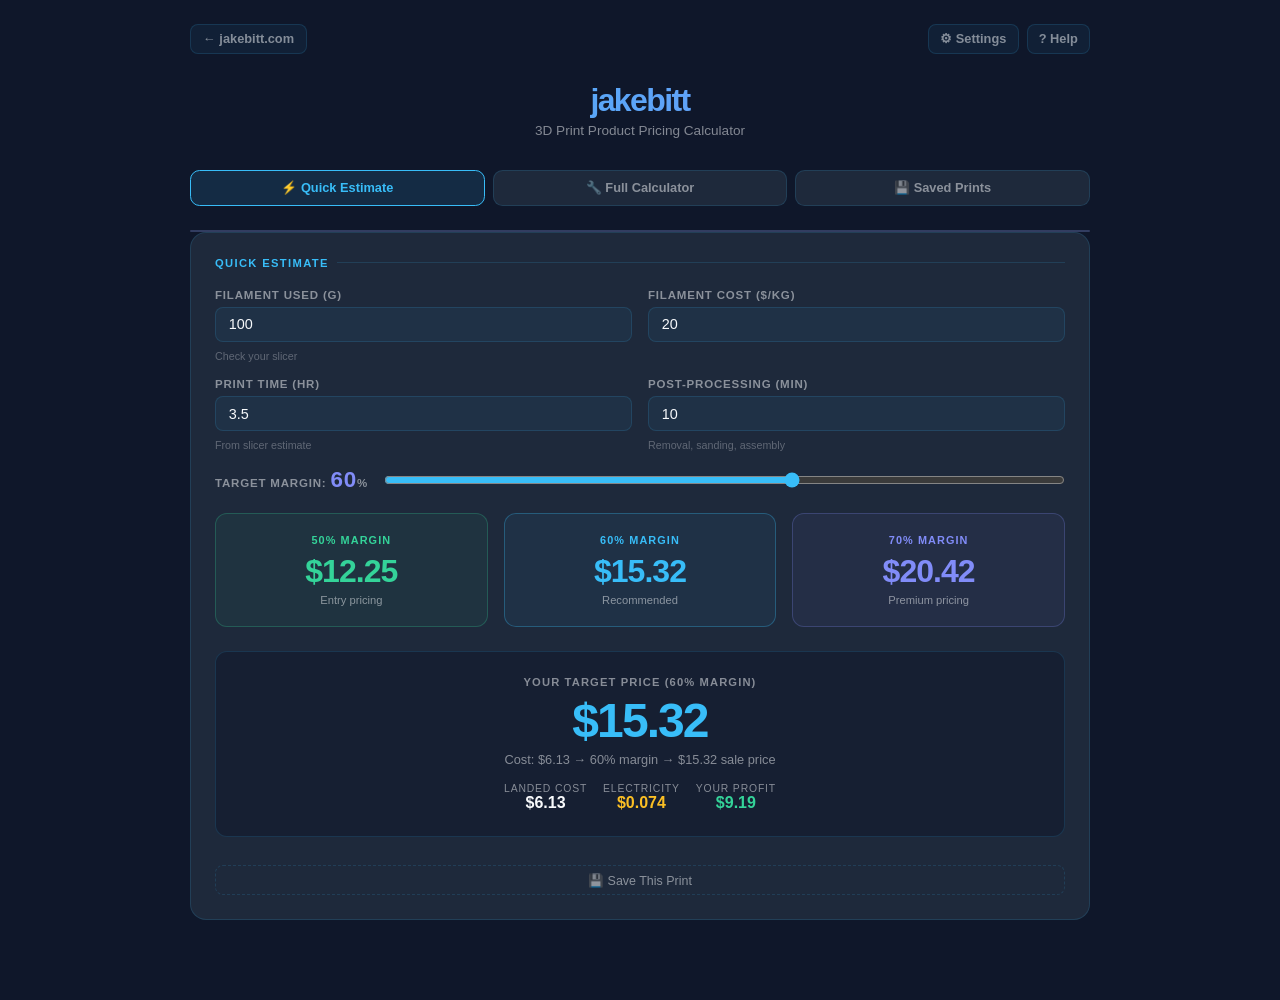
<file: PrintCalculator.html>
<!DOCTYPE html>
<html lang="en">
<head>
  <meta charset="UTF-8">
  <meta name="viewport" content="width=device-width, initial-scale=1.0">
  <title>jakebitt | 3D Print Pricing</title>
  <style>
    :root {
      --bg: #0f172a; --surface: #1e293b; --surface2: #263348;
      --accent: #38bdf8; --accent2: #818cf8; --text: #f8fafc;
      --muted: rgba(248,250,252,0.5); --border: rgba(56,189,248,0.15);
      --input-bg: rgba(56,189,248,0.06); --green: #34d399;
      --yellow: #fbbf24; --orange: #fb923c; --red: #f87171;
    }
    * { box-sizing: border-box; margin: 0; padding: 0; }
    body {
      background: var(--bg); color: var(--text);
      font-family: -apple-system, BlinkMacSystemFont, "Segoe UI", Roboto, Helvetica, Arial, sans-serif;
      min-height: 100vh; padding: 1.5rem 1rem 5rem;
    }

    /* ── Topbar ── */
    .topbar { max-width: 900px; margin: 0 auto 1.75rem; display: flex; align-items: center; justify-content: space-between; }
    .back-link {
      display: inline-flex; align-items: center; gap: 0.4rem; color: var(--muted);
      text-decoration: none; font-size: 0.8rem; font-weight: 600;
      padding: 0.4rem 0.75rem; border: 1px solid var(--border); border-radius: 0.5rem;
      background: var(--input-bg); transition: color .15s, border-color .15s;
    }
    .back-link:hover { color: var(--accent); border-color: var(--accent); }
    .topbar-right { display: flex; gap: 0.5rem; }
    .icon-btn {
      background: var(--input-bg); border: 1px solid var(--border); border-radius: 0.5rem;
      color: var(--muted); cursor: pointer; padding: 0.4rem 0.7rem;
      transition: all .15s; display: inline-flex; align-items: center; gap: 0.35rem;
      font-size: 0.8rem; font-weight: 600;
    }
    .icon-btn:hover { color: var(--accent); border-color: var(--accent); }

    /* ── Header ── */
    header { text-align: center; margin-bottom: 2rem; }
    .logo {
      font-size: 2rem; font-weight: 800; letter-spacing: -0.05em;
      background: linear-gradient(to right, #38bdf8, #818cf8);
      -webkit-background-clip: text; -webkit-text-fill-color: transparent; margin-bottom: 0.25rem;
    }
    .tagline { font-size: 0.85rem; color: var(--muted); }

    /* ── Tabs ── */
    .mode-tabs { max-width: 900px; margin: 0 auto 1.5rem; display: flex; gap: 0.5rem; }
    .tab-btn {
      flex: 1; padding: 0.6rem 1rem; background: var(--surface); border: 1px solid var(--border);
      border-radius: 0.6rem; color: var(--muted); font-size: 0.8rem; font-weight: 600;
      cursor: pointer; transition: all .2s; text-align: center;
    }
    .tab-btn.active { background: rgba(56,189,248,.12); border-color: var(--accent); color: var(--accent); }

    /* ── Layout ── */
    .calculator { max-width: 900px; margin: 0 auto; }
    .tab-content { display: none; opacity: 0; transform: translateY(8px); transition: opacity .25s ease, transform .25s ease; }
    .tab-content.active { display: block; }
    .tab-content.visible { opacity: 1; transform: translateY(0); }
    .tab-content > * + * { margin-top: 1.25rem; }

    /* ── Cards ── */
    .card { background: var(--surface); border: 1px solid var(--border); border-radius: 1rem; padding: 1.5rem; }
    .card-title {
      font-size: 0.7rem; font-weight: 700; text-transform: uppercase;
      letter-spacing: 0.12em; color: var(--accent); margin-bottom: 1.25rem;
      display: flex; align-items: center; gap: 0.5rem;
    }
    .card-title::after { content:''; flex:1; height:1px; background: var(--border); }

    /* ── Grids ── */
    .grid-2 { display: grid; grid-template-columns: 1fr 1fr; gap: 1rem; }
    .grid-3 { display: grid; grid-template-columns: 1fr 1fr 1fr; gap: 1rem; }
    .grid-4 { display: grid; grid-template-columns: 1fr 1fr 1fr 1fr; gap: 1rem; }
    @media(max-width:620px){ .grid-2,.grid-3,.grid-4 { grid-template-columns:1fr 1fr; } }
    @media(max-width:400px){ .grid-2,.grid-3,.grid-4 { grid-template-columns:1fr; } }

    /* ── Fields ── */
    .field { display: flex; flex-direction: column; gap: 0.35rem; }
    label { font-size: 0.72rem; font-weight: 600; color: var(--muted); text-transform: uppercase; letter-spacing: 0.07em; }
    .field-hint { font-size: 0.67rem; color: rgba(248,250,252,.3); margin-top: 0.15rem; }
    input[type="text"], input[type="number"], select {
      background: var(--input-bg); border: 1px solid var(--border); border-radius: 0.5rem;
      color: var(--text); font-size: 0.9rem; padding: 0.55rem 0.8rem; width: 100%;
      transition: border-color .15s, box-shadow .15s; outline: none; -moz-appearance: textfield;
    }
    input[type="number"]::-webkit-outer-spin-button,
    input[type="number"]::-webkit-inner-spin-button { -webkit-appearance: none; }
    input:focus, select:focus { border-color: var(--accent); box-shadow: 0 0 0 3px rgba(56,189,248,.15); }

    /* ── Animated number display ── */
    .animated-val { transition: color .2s; }
    .animated-val.flash { color: var(--accent) !important; }

    /* ── Line items ── */
    .line-items { display: flex; flex-direction: column; gap: 0.6rem; }
    .line-item { display: grid; grid-template-columns: 2fr 1fr 1fr auto; gap: 0.5rem; align-items: center; animation: slideIn .2s ease; }
    @keyframes slideIn { from { opacity:0; transform:translateY(-6px); } to { opacity:1; transform:translateY(0); } }
    @media(max-width:560px){ .line-item { grid-template-columns:1fr 1fr; } }
    .add-btn {
      display: inline-flex; align-items: center; gap: 0.4rem; margin-top: 0.75rem;
      background: none; border: 1px dashed var(--border); border-radius: 0.5rem;
      color: var(--muted); font-size: 0.78rem; padding: 0.4rem 0.8rem; cursor: pointer; transition: all .15s;
    }
    .add-btn:hover { border-color: var(--accent); color: var(--accent); }
    .remove-btn { background:none; border:none; cursor:pointer; color:rgba(248,250,252,.25); font-size:1rem; line-height:1; padding:0 0.2rem; transition:color .15s; }
    .remove-btn:hover { color: var(--red); }

    /* ── Price output cards ── */
    .price-outputs { display: grid; grid-template-columns: repeat(3,1fr); gap: 1rem; margin-bottom: 1.5rem; }
    @media(max-width:480px){ .price-outputs { grid-template-columns:1fr; } }
    .price-card { border-radius: 0.75rem; padding: 1.25rem; text-align: center; border: 1px solid; transition: transform .15s; }
    .price-card:hover { transform: translateY(-2px); }
    .price-card.m50 { background:rgba(52,211,153,.06); border-color:rgba(52,211,153,.25); }
    .price-card.m60 { background:rgba(56,189,248,.06); border-color:rgba(56,189,248,.3); }
    .price-card.m70 { background:rgba(129,140,248,.06); border-color:rgba(129,140,248,.25); }
    .margin-label { font-size:0.68rem; font-weight:700; text-transform:uppercase; letter-spacing:0.1em; margin-bottom:0.4rem; }
    .m50 .margin-label { color:var(--green); }
    .m60 .margin-label { color:var(--accent); }
    .m70 .margin-label { color:var(--accent2); }
    .price-value { font-size:2rem; font-weight:800; letter-spacing:-0.03em; transition: all .3s ease; }
    .m50 .price-value { color:var(--green); }
    .m60 .price-value { color:var(--accent); }
    .m70 .price-value { color:var(--accent2); }
    .price-sub { font-size:0.7rem; color:var(--muted); margin-top:0.25rem; }

    /* ── Results breakdown ── */
    .results-card { background:linear-gradient(135deg,rgba(56,189,248,.08),rgba(129,140,248,.08)); border:1px solid rgba(56,189,248,.3); }
    .cost-breakdown { display:grid; grid-template-columns:repeat(auto-fit,minmax(120px,1fr)); gap:1rem; margin-bottom:1.5rem; }
    .cost-item { background:rgba(15,23,42,.5); border:1px solid var(--border); border-radius:0.75rem; padding:1rem; }
    .cost-item .cost-label { font-size:0.65rem; font-weight:600; text-transform:uppercase; letter-spacing:0.1em; color:var(--muted); margin-bottom:0.4rem; }
    .cost-item .cost-value { font-size:1.2rem; font-weight:700; color:var(--text); transition: all .3s ease; }
    .total-landed .cost-value { color:var(--accent); }

    /* ── Custom margin slider ── */
    .custom-margin-row { display:flex; align-items:center; gap:1rem; margin-top:1.5rem; flex-wrap:wrap; }
    .custom-margin-row label { font-size:0.72rem; color:var(--muted); white-space:nowrap; }
    input[type="range"] { flex:1; min-width:100px; accent-color:var(--accent); }
    .custom-price-display { font-size:1.1rem; font-weight:700; color:var(--yellow); min-width:80px; text-align:right; transition: all .3s ease; }
    .margin-warning { font-size:0.7rem; color:var(--orange); margin-top:0.5rem; }

    /* ── Simple mode ── */
    .simple-big-result {
      background:rgba(15,23,42,.5); border:1px solid var(--border);
      border-radius:0.75rem; padding:1.5rem; margin-top:1rem; text-align:center;
    }
    .big-price { font-size:3rem; font-weight:800; letter-spacing:-0.04em; color:var(--accent); transition: all .3s ease; }
    .price-note { font-size:0.8rem; color:var(--muted); margin-top:0.25rem; }
    .simple-stats { display:flex; gap:1rem; justify-content:center; margin-top:1rem; flex-wrap:wrap; }
    .simple-stat { text-align:center; }
    .simple-stat-label { font-size:0.65rem; color:var(--muted); text-transform:uppercase; letter-spacing:0.08em; }
    .simple-stat-val { font-size:1rem; font-weight:700; transition: all .3s ease; }
    .simple-margin-row { display:flex; align-items:center; gap:1rem; margin-top:1rem; }
    .margin-display { font-size:1.4rem; font-weight:700; color:var(--accent2); min-width:45px; }
    .simple-grid { display:grid; grid-template-columns:1fr 1fr; gap:1rem; margin-bottom:1rem; }
    @media(max-width:480px){ .simple-grid { grid-template-columns:1fr; } }

    /* ── Derived row ── */
    .derived-row {
      background:rgba(52,211,153,.06); border:1px solid rgba(52,211,153,.15);
      border-radius:0.5rem; padding:0.6rem 0.9rem; font-size:0.78rem; color:var(--green);
      display:flex; justify-content:space-between; align-items:center;
    }

    /* ── Instructions ── */
    .instructions-card { border-color:rgba(129,140,248,.2); overflow:hidden; max-height:0; padding:0 1.5rem; transition: max-height .35s ease, padding .35s ease; }
    .instructions-card.open { max-height:600px; padding:1.5rem; }
    .step-list { list-style:none; display:flex; flex-direction:column; gap:0.75rem; }
    .step-list li { display:flex; gap:0.75rem; align-items:flex-start; }
    .step-num { flex-shrink:0; width:22px; height:22px; border-radius:50%; background:rgba(56,189,248,.15); border:1px solid var(--accent); color:var(--accent); font-size:0.65rem; font-weight:700; display:flex; align-items:center; justify-content:center; margin-top:1px; }
    .step-text { font-size:0.83rem; color:rgba(248,250,252,.75); line-height:1.5; }
    .step-text strong { color:var(--text); }
    .tip-box { background:rgba(251,191,36,.06); border:1px solid rgba(251,191,36,.2); border-radius:0.6rem; padding:0.75rem 1rem; margin-top:1rem; font-size:0.8rem; color:rgba(251,191,36,.85); line-height:1.5; }

    /* ── Saved prints ── */
    .saves-list { display:flex; flex-direction:column; gap:0.6rem; }
    .save-row {
      display:grid; grid-template-columns:1fr auto auto auto; gap:0.5rem; align-items:center;
      background:rgba(15,23,42,.4); border:1px solid var(--border); border-radius:0.6rem; padding:0.75rem 1rem;
      animation: slideIn .2s ease;
    }
    .save-row-name { font-size:0.88rem; font-weight:600; }
    .save-row-price { font-size:0.8rem; color:var(--accent); font-weight:700; }
    .save-row-date { font-size:0.68rem; color:var(--muted); }
    .save-action-btn {
      background:none; border:1px solid var(--border); border-radius:0.4rem;
      color:var(--muted); font-size:0.72rem; padding:0.25rem 0.5rem; cursor:pointer; transition:all .15s;
    }
    .save-action-btn:hover { color:var(--accent); border-color:var(--accent); }
    .save-action-btn.del:hover { color:var(--red); border-color:var(--red); }
    .empty-saves { font-size:0.82rem; color:var(--muted); text-align:center; padding:1.5rem; }
    .saves-toolbar { display:flex; gap:0.5rem; margin-bottom:1rem; flex-wrap:wrap; }
    .saves-toolbar button { font-size:0.75rem; }

    /* ── Modal ── */
    .modal-overlay {
      position:fixed; inset:0; background:rgba(0,0,0,.7); display:flex; align-items:center;
      justify-content:center; z-index:100; padding:1rem; opacity:0; pointer-events:none; transition:opacity .2s;
    }
    .modal-overlay.open { opacity:1; pointer-events:all; }
    .modal {
      background:var(--surface); border:1px solid var(--border); border-radius:1rem; padding:1.75rem;
      width:100%; max-width:520px; transform:translateY(12px); transition:transform .2s; max-height:90vh; overflow-y:auto;
    }
    .modal-overlay.open .modal { transform:translateY(0); }
    .modal-header { display:flex; justify-content:space-between; align-items:center; margin-bottom:1.5rem; }
    .modal-title { font-size:0.7rem; font-weight:700; text-transform:uppercase; letter-spacing:0.12em; color:var(--accent); }
    .close-btn { background:none; border:none; color:var(--muted); font-size:1.2rem; cursor:pointer; padding:0.1rem 0.4rem; border-radius:0.3rem; transition:color .15s; }
    .close-btn:hover { color:var(--text); }
    .settings-group { display:flex; flex-direction:column; gap:1rem; }
    .settings-divider { font-size:0.65rem; font-weight:700; text-transform:uppercase; letter-spacing:0.12em; color:var(--muted); margin-top:0.5rem; padding-bottom:0.5rem; border-bottom:1px solid var(--border); }
    .save-btn { width:100%; margin-top:1.25rem; padding:0.65rem; background:rgba(56,189,248,.15); border:1px solid var(--accent); border-radius:0.6rem; color:var(--accent); font-size:0.85rem; font-weight:700; cursor:pointer; transition:all .15s; }
    .save-btn:hover { background:rgba(56,189,248,.25); }

    /* ── Toast ── */
    .toast {
      position:fixed; bottom:2rem; left:50%; transform:translateX(-50%) translateY(20px);
      background:var(--surface); border:1px solid var(--accent); border-radius:2rem;
      padding:0.5rem 1.25rem; font-size:0.82rem; color:var(--accent); font-weight:600;
      opacity:0; transition:opacity .2s, transform .2s; z-index:200; pointer-events:none;
    }
    .toast.show { opacity:1; transform:translateX(-50%) translateY(0); }
  </style>
</head>
<body>

<!-- Topbar -->
<div class="topbar">
  <a class="back-link" href="/">← jakebitt.com</a>
  <div class="topbar-right">
    <button class="icon-btn" onclick="openSettings()">⚙ Settings</button>
    <button class="icon-btn" onclick="toggleInstructions()">? Help</button>
  </div>
</div>

<header>
  <div class="logo">jakebitt</div>
  <p class="tagline">3D Print Product Pricing Calculator</p>
</header>

<!-- Tabs -->
<div class="mode-tabs">
  <button class="tab-btn active" id="tab-simple"   onclick="setMode('simple')">⚡ Quick Estimate</button>
  <button class="tab-btn"        id="tab-advanced"  onclick="setMode('advanced')">🔧 Full Calculator</button>
  <button class="tab-btn"        id="tab-saves"     onclick="setMode('saves')">💾 Saved Prints</button>
</div>

<div class="calculator">

  <!-- ── Instructions (animated collapse) ── -->
  <div class="card instructions-card" id="instructionsPanel">
    <div class="card-title">How to Use</div>
    <ol class="step-list">
      <li><span class="step-num">1</span><span class="step-text"><strong>Quick Estimate</strong> — Fill in filament weight, print time, and labor minutes for a fast price with three margin targets shown.</span></li>
      <li><span class="step-num">2</span><span class="step-text"><strong>Full Calculator</strong> — Add hardware, packaging, and shipping line items. Each row needs a name, quantity, and unit cost.</span></li>
      <li><span class="step-num">3</span><span class="step-text"><strong>Settings ⚙</strong> — Configure printer wattage, electricity rate, printer cost, labor rate, and waste factor. These apply to all calculations.</span></li>
      <li><span class="step-num">4</span><span class="step-text"><strong>Custom margin slider</strong> — Drag to any margin 1–99%. Above 90% is unusual — use the high-margin warning as a gut check.</span></li>
      <li><span class="step-num">5</span><span class="step-text"><strong>Saved Prints</strong> — Hit "Save Print" to store your current calculation in browser memory. Load or export them any time.</span></li>
    </ol>
    <div class="tip-box">💡 <strong>Margin math:</strong> 60% margin means profit = 60% of the sale price. Formula: <em>Price = Cost ÷ (1 − Margin)</em>. A 90% margin on a $5 print = $50 sale price.</div>
  </div>

  <!-- ══════════════ SIMPLE TAB ══════════════ -->
  <div class="tab-content active" id="tab-content-simple">
    <div class="card">
      <div class="card-title">Quick Estimate</div>
      <div class="simple-grid">
        <div class="field">
          <label>Filament Used (g)</label>
          <input type="number" id="s_filamentG" value="100" min="0" step="1" oninput="calcSimple()">
          <span class="field-hint">Check your slicer</span>
        </div>
        <div class="field">
          <label>Filament Cost ($/kg)</label>
          <input type="number" id="s_filamentCost" value="20" min="0" step="0.5" oninput="calcSimple()">
        </div>
        <div class="field">
          <label>Print Time (hr)</label>
          <input type="number" id="s_printTime" value="3.5" min="0" step="0.1" oninput="calcSimple()">
          <span class="field-hint">From slicer estimate</span>
        </div>
        <div class="field">
          <label>Post-Processing (min)</label>
          <input type="number" id="s_laborMin" value="10" min="0" step="1" oninput="calcSimple()">
          <span class="field-hint">Removal, sanding, assembly</span>
        </div>
      </div>

      <div class="simple-margin-row">
        <label style="white-space:nowrap;font-size:.72rem;color:var(--muted);text-transform:uppercase;letter-spacing:.07em">Target Margin: <span class="margin-display" id="s_marginPct">60</span>%</label>
        <input type="range" id="s_margin" min="1" max="99" value="60" oninput="calcSimple()">
      </div>

      <!-- Three price boxes -->
      <div class="price-outputs" style="margin-top:1.25rem">
        <div class="price-card m50">
          <div class="margin-label">50% Margin</div>
          <div class="price-value animated-val" id="s_price50">—</div>
          <div class="price-sub">Entry pricing</div>
        </div>
        <div class="price-card m60">
          <div class="margin-label">60% Margin</div>
          <div class="price-value animated-val" id="s_price60">—</div>
          <div class="price-sub">Recommended</div>
        </div>
        <div class="price-card m70">
          <div class="margin-label">70% Margin</div>
          <div class="price-value animated-val" id="s_price70">—</div>
          <div class="price-sub">Premium pricing</div>
        </div>
      </div>

      <!-- Main result -->
      <div class="simple-big-result">
        <div style="font-size:.7rem;font-weight:700;text-transform:uppercase;letter-spacing:.1em;color:var(--muted);margin-bottom:.35rem">Your Target Price (<span id="s_marginPct2">60</span>% Margin)</div>
        <div class="big-price animated-val" id="s_price">—</div>
        <div class="price-note" id="s_note">—</div>
        <div class="simple-stats">
          <div class="simple-stat">
            <div class="simple-stat-label">Landed Cost</div>
            <div class="simple-stat-val animated-val" id="s_landed" style="color:var(--text)">—</div>
          </div>
          <div class="simple-stat">
            <div class="simple-stat-label">Electricity</div>
            <div class="simple-stat-val animated-val" id="s_elec" style="color:var(--yellow)">—</div>
          </div>
          <div class="simple-stat">
            <div class="simple-stat-label">Your Profit</div>
            <div class="simple-stat-val animated-val" id="s_profit" style="color:var(--green)">—</div>
          </div>
        </div>
      </div>

      <div style="display:flex;gap:0.75rem;margin-top:1rem;flex-wrap:wrap">
        <button class="add-btn" style="flex:1;justify-content:center" onclick="savePrint('simple')">💾 Save This Print</button>
      </div>
    </div>
  </div>

  <!-- ══════════════ ADVANCED TAB ══════════════ -->
  <div class="tab-content" id="tab-content-advanced">
    <div class="card">
      <div class="card-title">Print Details</div>
      <div class="grid-2" style="margin-bottom:1rem">
        <div class="field"><label>Part Name</label><input type="text" id="partName" value="My Part" oninput="calc()"></div>
        <div class="field"><label>Material</label><input type="text" id="material" value="PETG" oninput="calc()"></div>
      </div>
      <div class="grid-4">
        <div class="field">
          <label>Filament Cost ($/kg)</label>
          <input type="number" id="filamentCost" value="20" min="0" step="0.01" oninput="calc()">
        </div>
        <div class="field">
          <label>Filament Used (g)</label>
          <input type="number" id="filamentG" value="100" min="0" step="1" oninput="calc()">
          <span class="field-hint">From slicer</span>
        </div>
        <div class="field">
          <label>Print Time (hr)</label>
          <input type="number" id="printTime" value="3.5" min="0" step="0.1" oninput="calc()">
        </div>
        <div class="field">
          <label>Labor Required (min)</label>
          <input type="number" id="laborMin" value="10" min="0" step="1" oninput="calc()">
        </div>
      </div>
      <div class="derived-row" style="margin-top:1rem">
        ⚡ Electricity cost for this print: <strong id="elecCost">$0.00</strong>
      </div>
    </div>

    <div class="card">
      <div class="card-title">Additional Materials / Hardware</div>
      <div class="line-items" id="hardwareList"></div>
      <button class="add-btn" onclick="addLine('hardwareList', hardwareItems)">+ Add Item</button>
    </div>

    <div class="card">
      <div class="card-title">Packaging &amp; Shipping</div>
      <div class="line-items" id="packagingList"></div>
      <button class="add-btn" onclick="addLine('packagingList', packagingItems)">+ Add Item</button>
    </div>

    <div class="card results-card">
      <div class="card-title">Pricing Output</div>
      <div class="cost-breakdown">
        <div class="cost-item"><div class="cost-label">Filament</div><div class="cost-value animated-val" id="outMaterials">—</div></div>
        <div class="cost-item"><div class="cost-label">Hardware</div><div class="cost-value animated-val" id="outHardware">—</div></div>
        <div class="cost-item"><div class="cost-label">Labor</div><div class="cost-value animated-val" id="outLabor">—</div></div>
        <div class="cost-item"><div class="cost-label">Electricity</div><div class="cost-value animated-val" id="outElec">—</div></div>
        <div class="cost-item"><div class="cost-label">Machine Wear</div><div class="cost-value animated-val" id="outMachine">—</div></div>
        <div class="cost-item"><div class="cost-label">Packaging</div><div class="cost-value animated-val" id="outPackaging">—</div></div>
        <div class="cost-item total-landed"><div class="cost-label">Total Landed Cost</div><div class="cost-value animated-val" id="outLanded">—</div></div>
      </div>

      <div class="price-outputs">
        <div class="price-card m50">
          <div class="margin-label" id="adv_lbl50">50% Margin</div>
          <div class="price-value animated-val" id="price50">—</div>
          <div class="price-sub">Entry pricing</div>
        </div>
        <div class="price-card m60">
          <div class="margin-label" id="adv_lbl60">60% Margin</div>
          <div class="price-value animated-val" id="price60">—</div>
          <div class="price-sub">Recommended</div>
        </div>
        <div class="price-card m70">
          <div class="margin-label" id="adv_lbl70">70% Margin</div>
          <div class="price-value animated-val" id="price70">—</div>
          <div class="price-sub">Premium pricing</div>
        </div>
      </div>

      <div class="custom-margin-row">
        <label>Custom Margin: <strong id="customPct">65</strong>%</label>
        <input type="range" id="customMargin" min="1" max="99" value="65" oninput="updateCustom()">
        <div class="custom-price-display animated-val" id="customPrice">—</div>
      </div>
      <div class="margin-warning" id="marginWarning" style="display:none">
        ⚠ Margins above 90% result in very high prices — make sure this reflects your market.
      </div>

      <div style="display:flex;gap:0.75rem;margin-top:1.25rem;flex-wrap:wrap">
        <button class="add-btn" style="flex:1;justify-content:center" onclick="savePrint('advanced')">💾 Save This Print</button>
      </div>
    </div>
  </div>

  <!-- ══════════════ SAVES TAB ══════════════ -->
  <div class="tab-content" id="tab-content-saves">
    <div class="card">
      <div class="card-title">Saved Prints</div>
      <div class="saves-toolbar">
        <button class="icon-btn" onclick="exportSaves()">⬇ Export JSON</button>
        <button class="icon-btn" onclick="document.getElementById('importFile').click()">⬆ Import JSON</button>
        <input type="file" id="importFile" accept=".json" style="display:none" onchange="importSaves(event)">
        <button class="icon-btn" style="margin-left:auto;color:var(--red)" onclick="clearAllSaves()">🗑 Clear All</button>
      </div>
      <div class="saves-list" id="savesList"></div>
    </div>
  </div>

</div><!-- /calculator -->

<!-- Settings Modal -->
<div class="modal-overlay" id="settingsModal" onclick="closeSettingsOutside(event)">
  <div class="modal">
    <div class="modal-header">
      <div class="modal-title">⚙ Settings</div>
      <button class="close-btn" onclick="closeSettings()">✕</button>
    </div>
    <div class="settings-group">
      <div class="settings-divider">Electricity</div>
      <div class="grid-2">
        <div class="field">
          <label>Printer Wattage (W)</label>
          <input type="number" id="cfg_watts" value="150" min="0" step="10" oninput="updateDerivedRate()">
          <span class="field-hint">FDM avg ~150W</span>
        </div>
        <div class="field">
          <label>Electricity Rate ($/kWh)</label>
          <input type="number" id="cfg_kwh" value="0.14" min="0" step="0.01" oninput="updateDerivedRate()">
          <span class="field-hint">US avg ~$0.14</span>
        </div>
      </div>

      <div class="settings-divider">Printer Depreciation</div>
      <div class="grid-2">
        <div class="field">
          <label>Printer Cost ($)</label>
          <input type="number" id="cfg_printerCost" value="1000" min="0" step="50" oninput="updateDerivedRate()">
        </div>
        <div class="field">
          <label>Printer Lifetime (yrs)</label>
          <input type="number" id="cfg_life" value="3" min="1" step="1" oninput="updateDerivedRate()">
        </div>
        <div class="field">
          <label>Annual Maintenance ($)</label>
          <input type="number" id="cfg_maintenance" value="75" min="0" step="5" oninput="updateDerivedRate()">
        </div>
        <div class="field">
          <label>Uptime (%)</label>
          <input type="number" id="cfg_uptime" value="50" min="1" max="100" step="5" oninput="updateDerivedRate()">
          <span class="field-hint">% of hours printing</span>
        </div>
      </div>
      <div class="derived-row" id="derivedRateDisplay">
        Calculated machine rate: <strong id="derivedRate">$0.1485/hr</strong>
      </div>

      <div class="settings-divider">Labor &amp; Waste</div>
      <div class="grid-2">
        <div class="field">
          <label>Labor Rate ($/hr)</label>
          <input type="number" id="cfg_laborRate" value="20" min="0" step="0.5">
          <span class="field-hint">Your time value</span>
        </div>
        <div class="field">
          <label>Material Waste Factor</label>
          <input type="number" id="cfg_effFactor" value="1.1" min="1" step="0.05">
          <span class="field-hint">1.1 = 10% waste buffer</span>
        </div>
      </div>

      <div class="settings-divider">Margin Presets</div>
      <div class="grid-3">
        <div class="field">
          <label>Box 1 Margin (%)</label>
          <input type="number" id="cfg_m1" value="50" min="1" max="99" step="1">
        </div>
        <div class="field">
          <label>Box 2 Margin (%)</label>
          <input type="number" id="cfg_m2" value="60" min="1" max="99" step="1">
        </div>
        <div class="field">
          <label>Box 3 Margin (%)</label>
          <input type="number" id="cfg_m3" value="70" min="1" max="99" step="1">
        </div>
      </div>

      <div class="settings-divider">Cost Buffer</div>
      <div class="field">
        <label>Machine Cost Buffer Multiplier</label>
        <input type="number" id="cfg_buffer" value="1.3" min="1" step="0.05" oninput="updateDerivedRate()">
        <span class="field-hint">Covers unexpected costs. Default 1.3</span>
      </div>
    </div>
    <button class="save-btn" onclick="saveSettings()">Save &amp; Apply Settings</button>
  </div>
</div>

<!-- Toast -->
<div class="toast" id="toast"></div>

<script>
/* ═══════════ STATE ═══════════ */
const settings = {
  watts:150, kwh:0.14, printerCost:1000, life:3, maintenance:75, uptime:50,
  laborRate:20, effFactor:1.1, buffer:1.3, m1:50, m2:60, m3:70
};
const hardwareItems = [];
const packagingItems = [];
let currentMode = 'simple';
let savedPrints = JSON.parse(localStorage.getItem('jakebitt_prints') || '[]');

/* ═══════════ TOAST ═══════════ */
function showToast(msg) {
  const t = document.getElementById('toast');
  t.textContent = msg;
  t.classList.add('show');
  setTimeout(() => t.classList.remove('show'), 2200);
}

/* ═══════════ ANIMATED VALUE UPDATE ═══════════ */
function setVal(id, text) {
  const el = document.getElementById(id);
  if (!el) return;
  el.textContent = text;
  el.classList.remove('flash');
  void el.offsetWidth;
  el.classList.add('flash');
  setTimeout(() => el.classList.remove('flash'), 300);
}
function dollar(id, val) { setVal(id, '$' + val.toFixed(2)); }

/* ═══════════ TABS ═══════════ */
function setMode(m) {
  currentMode = m;
  ['simple','advanced','saves'].forEach(name => {
    const tab = document.getElementById('tab-content-' + name);
    const btn = document.getElementById('tab-' + name);
    if (name === m) {
      tab.classList.add('active');
      btn.classList.add('active');
      requestAnimationFrame(() => requestAnimationFrame(() => tab.classList.add('visible')));
    } else {
      tab.classList.remove('visible');
      setTimeout(() => tab.classList.remove('active'), 260);
      btn.classList.remove('active');
    }
  });
  if (m === 'simple') calcSimple();
  else if (m === 'advanced') calc();
  else renderSaves();
}

/* ═══════════ INSTRUCTIONS ═══════════ */
function toggleInstructions() {
  document.getElementById('instructionsPanel').classList.toggle('open');
}

/* ═══════════ SETTINGS ═══════════ */
function openSettings() {
  document.getElementById('cfg_watts').value       = settings.watts;
  document.getElementById('cfg_kwh').value         = settings.kwh;
  document.getElementById('cfg_printerCost').value = settings.printerCost;
  document.getElementById('cfg_life').value        = settings.life;
  document.getElementById('cfg_maintenance').value = settings.maintenance;
  document.getElementById('cfg_uptime').value      = settings.uptime;
  document.getElementById('cfg_laborRate').value   = settings.laborRate;
  document.getElementById('cfg_effFactor').value   = settings.effFactor;
  document.getElementById('cfg_buffer').value      = settings.buffer;
  document.getElementById('cfg_m1').value          = settings.m1;
  document.getElementById('cfg_m2').value          = settings.m2;
  document.getElementById('cfg_m3').value          = settings.m3;
  updateDerivedRate();
  document.getElementById('settingsModal').classList.add('open');
}
function closeSettings() { document.getElementById('settingsModal').classList.remove('open'); }
function closeSettingsOutside(e) { if (e.target.id === 'settingsModal') closeSettings(); }

function gv(id) { return parseFloat(document.getElementById(id).value) || 0; }

function calcMachineRate(ov={}) {
  const w  = ov.watts       ?? settings.watts;
  const k  = ov.kwh         ?? settings.kwh;
  const pc = ov.printerCost ?? settings.printerCost;
  const l  = ov.life        ?? settings.life;
  const m  = ov.maintenance ?? settings.maintenance;
  const u  = (ov.uptime     ?? settings.uptime) / 100;
  const b  = ov.buffer      ?? settings.buffer;
  const uptimeHrYr = 8760 * u;
  const totalLifetimeCost = pc + (m * l);
  const capitalPerHr = totalLifetimeCost / (l * uptimeHrYr);
  const electricPerHr = (w / 1000) * k;
  return (capitalPerHr + electricPerHr) * b;
}

function updateDerivedRate() {
  const rate = calcMachineRate({
    watts: gv('cfg_watts'), kwh: gv('cfg_kwh'), printerCost: gv('cfg_printerCost'),
    life: gv('cfg_life'), maintenance: gv('cfg_maintenance'), uptime: gv('cfg_uptime'),
    buffer: gv('cfg_buffer')
  });
  document.getElementById('derivedRate').textContent = '$' + rate.toFixed(4) + '/hr';
}

function saveSettings() {
  settings.watts       = gv('cfg_watts');
  settings.kwh         = gv('cfg_kwh');
  settings.printerCost = gv('cfg_printerCost');
  settings.life        = gv('cfg_life');
  settings.maintenance = gv('cfg_maintenance');
  settings.uptime      = gv('cfg_uptime');
  settings.laborRate   = gv('cfg_laborRate');
  settings.effFactor   = gv('cfg_effFactor');
  settings.buffer      = gv('cfg_buffer');
  settings.m1          = Math.min(99, Math.max(1, gv('cfg_m1')));
  settings.m2          = Math.min(99, Math.max(1, gv('cfg_m2')));
  settings.m3          = Math.min(99, Math.max(1, gv('cfg_m3')));
  closeSettings();
  showToast('Settings saved ✓');
  if (currentMode === 'simple') calcSimple(); else calc();
}

/* ═══════════ LINE ITEMS ═══════════ */
function addLine(listId, arr) {
  arr.push({ id: Date.now(), name:'', qty:'', unit:'' });
  renderLines(listId, arr); calc();
}
function removeLine(listId, arr, id) {
  const idx = arr.findIndex(x => x.id === id);
  if (idx !== -1) arr.splice(idx, 1);
  renderLines(listId, arr); calc();
}
function renderLines(listId, arr) {
  const isHw = arr === hardwareItems;
  const arrName = isHw ? 'hardwareItems' : 'packagingItems';
  document.getElementById(listId).innerHTML = arr.map(item => `
    <div class="line-item">
      <input type="text" placeholder="Item name" value="${item.name}"
        oninput="updateLine('${listId}',${arrName},${item.id},'name',this.value)">
      <input type="number" placeholder="Qty" value="${item.qty}" min="0" step="1"
        oninput="updateLine('${listId}',${arrName},${item.id},'qty',this.value)">
      <input type="number" placeholder="Unit $" value="${item.unit}" min="0" step="0.01"
        oninput="updateLine('${listId}',${arrName},${item.id},'unit',this.value)">
      <button class="remove-btn" onclick="removeLine('${listId}',${arrName},${item.id})">✕</button>
    </div>`).join('');
}
function updateLine(listId, arr, id, field, val) {
  const item = arr.find(x => x.id === id);
  if (item) item[field] = val;
  calc();
}

/* ═══════════ SIMPLE CALC ═══════════ */
function calcSimple() {
  const filamentG    = parseFloat(document.getElementById('s_filamentG').value) || 0;
  const filamentCost = parseFloat(document.getElementById('s_filamentCost').value) || 0;
  const printTime    = parseFloat(document.getElementById('s_printTime').value) || 0;
  const laborMin     = parseFloat(document.getElementById('s_laborMin').value) || 0;
  const marginPct    = parseInt(document.getElementById('s_margin').value) || 60;

  document.getElementById('s_marginPct').textContent  = marginPct;
  document.getElementById('s_marginPct2').textContent = marginPct;

  const machineRate   = calcMachineRate();
  const electricPerHr = (settings.watts / 1000) * settings.kwh;
  const elecCost      = electricPerHr * printTime;
  const filamentAmt   = (filamentCost / 1000) * filamentG * settings.effFactor;
  const laborCost     = (laborMin / 60) * settings.laborRate;
  const machineCost   = machineRate * printTime;
  const landed        = filamentAmt + laborCost + elecCost + machineCost;

  const priceAt = (m) => m < 100 ? landed / (1 - m/100) : Infinity;
  const p = priceAt(marginPct);
  const profit = p - landed;

  setVal('s_price50', '$' + priceAt(settings.m1).toFixed(2));
  setVal('s_price60', '$' + priceAt(settings.m2).toFixed(2));
  setVal('s_price70', '$' + priceAt(settings.m3).toFixed(2));
  document.querySelector('#tab-content-simple .m50 .margin-label').textContent = settings.m1 + '% Margin';
  document.querySelector('#tab-content-simple .m60 .margin-label').textContent = settings.m2 + '% Margin';
  document.querySelector('#tab-content-simple .m70 .margin-label').textContent = settings.m3 + '% Margin';

  setVal('s_price',  '$' + p.toFixed(2));
  setVal('s_landed', '$' + landed.toFixed(2));
  setVal('s_elec',   '$' + elecCost.toFixed(3));
  setVal('s_profit', '$' + profit.toFixed(2));
  document.getElementById('s_note').textContent =
    `Cost: $${landed.toFixed(2)} → ${marginPct}% margin → $${p.toFixed(2)} sale price`;
}

/* ═══════════ FULL CALC ═══════════ */
function calc() {
  const filamentCost = parseFloat(document.getElementById('filamentCost').value) || 0;
  const filamentG    = parseFloat(document.getElementById('filamentG').value) || 0;
  const printTime    = parseFloat(document.getElementById('printTime').value) || 0;
  const laborMin     = parseFloat(document.getElementById('laborMin').value) || 0;

  const machineRate    = calcMachineRate();
  const electricPerHr  = (settings.watts / 1000) * settings.kwh;
  const elecCost       = electricPerHr * printTime;
  const materialCost   = (filamentCost / 1000) * filamentG * settings.effFactor;
  const hwCost         = hardwareItems.reduce((s,i) => s + ((parseFloat(i.qty)||0)*(parseFloat(i.unit)||0)), 0);
  const laborCost      = (laborMin / 60) * settings.laborRate;
  const pkgCost        = packagingItems.reduce((s,i) => s + ((parseFloat(i.qty)||0)*(parseFloat(i.unit)||0)), 0);
  const machineCost    = machineRate * printTime;
  const landed         = materialCost + hwCost + laborCost + elecCost + machineCost + pkgCost;

  dollar('outMaterials', materialCost);
  dollar('outHardware',  hwCost);
  dollar('outLabor',     laborCost);
  dollar('outElec',      elecCost);
  dollar('outMachine',   machineCost);
  dollar('outPackaging', pkgCost);
  dollar('outLanded',    landed);

  const priceAt = (m) => m < 100 ? landed / (1 - m/100) : Infinity;
  dollar('price50', priceAt(settings.m1));
  dollar('price60', priceAt(settings.m2));
  dollar('price70', priceAt(settings.m3));
  document.getElementById('adv_lbl50').textContent = settings.m1 + '% Margin';
  document.getElementById('adv_lbl60').textContent = settings.m2 + '% Margin';
  document.getElementById('adv_lbl70').textContent = settings.m3 + '% Margin';

  document.getElementById('elecCost').textContent = '$' + elecCost.toFixed(4);
  updateCustom(landed);
}

function updateCustom(landed) {
  const pct = parseInt(document.getElementById('customMargin').value);
  document.getElementById('customPct').textContent = pct;
  if (landed === undefined) {
    const txt = document.getElementById('outLanded').textContent;
    landed = parseFloat(txt.replace('$','')) || 0;
  }
  const price = pct < 100 ? landed / (1 - pct/100) : Infinity;
  setVal('customPrice', price === Infinity ? '∞' : '$' + price.toFixed(2));
  const warn = document.getElementById('marginWarning');
  warn.style.display = pct >= 90 ? 'block' : 'none';
}

/* ═══════════ SAVE / LOAD PRINTS ═══════════ */
function currentSnapshot(mode) {
  if (mode === 'simple') {
    const landed = parseFloat(document.getElementById('s_landed').textContent.replace('$','')) || 0;
    const price  = parseFloat(document.getElementById('s_price').textContent.replace('$','')) || 0;
    const margin = parseInt(document.getElementById('s_margin').value) || 60;
    return {
      mode: 'simple',
      name: 'Quick Print',
      filamentG:    parseFloat(document.getElementById('s_filamentG').value) || 0,
      filamentCost: parseFloat(document.getElementById('s_filamentCost').value) || 0,
      printTime:    parseFloat(document.getElementById('s_printTime').value) || 0,
      laborMin:     parseFloat(document.getElementById('s_laborMin').value) || 0,
      margin, landed, price
    };
  } else {
    const landed = parseFloat(document.getElementById('outLanded').textContent.replace('$','')) || 0;
    const price  = parseFloat(document.getElementById('price60').textContent.replace('$','')) || 0;
    return {
      mode: 'advanced',
      name: document.getElementById('partName').value || 'Unnamed Part',
      material: document.getElementById('material').value,
      filamentG:    parseFloat(document.getElementById('filamentG').value) || 0,
      filamentCost: parseFloat(document.getElementById('filamentCost').value) || 0,
      printTime:    parseFloat(document.getElementById('printTime').value) || 0,
      laborMin:     parseFloat(document.getElementById('laborMin').value) || 0,
      hardware: [...hardwareItems],
      packaging: [...packagingItems],
      margin: settings.m2, landed, price
    };
  }
}

function savePrint(mode) {
  const snap = currentSnapshot(mode);
  snap.id = Date.now();
  snap.savedAt = new Date().toLocaleDateString();
  savedPrints.unshift(snap);
  persistSaves();
  showToast('Print saved ✓');
}

function persistSaves() {
  try { localStorage.setItem('jakebitt_prints', JSON.stringify(savedPrints)); } catch(e){}
}

function renderSaves() {
  const list = document.getElementById('savesList');
  if (!savedPrints.length) {
    list.innerHTML = '<div class="empty-saves">No saved prints yet. Calculate a price and hit "Save This Print".</div>';
    return;
  }
  list.innerHTML = savedPrints.map(p => `
    <div class="save-row" id="sr_${p.id}">
      <div>
        <div class="save-row-name">${esc(p.name)}</div>
        <div class="save-row-date">${p.savedAt} · ${p.mode === 'simple' ? 'Quick' : 'Full'} · ${p.filamentG}g · ${p.printTime}hr</div>
      </div>
      <div class="save-row-price">$${p.price.toFixed(2)}<br><span style="font-size:.65rem;color:var(--muted)">${p.margin}% margin</span></div>
      <button class="save-action-btn" onclick="loadSave(${p.id})">Load</button>
      <button class="save-action-btn del" onclick="deleteSave(${p.id})">✕</button>
    </div>`).join('');
}

function esc(s) { return String(s).replace(/</g,'&lt;').replace(/>/g,'&gt;'); }

function deleteSave(id) {
  savedPrints = savedPrints.filter(p => p.id !== id);
  persistSaves(); renderSaves();
  showToast('Deleted');
}

function clearAllSaves() {
  if (!confirm('Clear all saved prints?')) return;
  savedPrints = []; persistSaves(); renderSaves();
  showToast('All saves cleared');
}

function loadSave(id) {
  const p = savedPrints.find(x => x.id === id);
  if (!p) return;
  if (p.mode === 'simple') {
    document.getElementById('s_filamentG').value    = p.filamentG;
    document.getElementById('s_filamentCost').value = p.filamentCost;
    document.getElementById('s_printTime').value    = p.printTime;
    document.getElementById('s_laborMin').value     = p.laborMin;
    document.getElementById('s_margin').value       = p.margin;
    setMode('simple'); calcSimple();
  } else {
    document.getElementById('partName').value    = p.name;
    document.getElementById('material').value    = p.material || '';
    document.getElementById('filamentG').value   = p.filamentG;
    document.getElementById('filamentCost').value= p.filamentCost;
    document.getElementById('printTime').value   = p.printTime;
    document.getElementById('laborMin').value    = p.laborMin;
    hardwareItems.length = 0;
    if (p.hardware) p.hardware.forEach(i => hardwareItems.push({...i}));
    packagingItems.length = 0;
    if (p.packaging) p.packaging.forEach(i => packagingItems.push({...i}));
    renderLines('hardwareList', hardwareItems);
    renderLines('packagingList', packagingItems);
    setMode('advanced'); calc();
  }
  showToast('Loaded: ' + p.name);
}

function exportSaves() {
  if (!savedPrints.length) { showToast('No saves to export'); return; }
  const blob = new Blob([JSON.stringify(savedPrints, null, 2)], {type:'application/json'});
  const a = document.createElement('a');
  a.href = URL.createObjectURL(blob);
  a.download = 'jakebitt_prints_' + new Date().toISOString().slice(0,10) + '.json';
  a.click();
  showToast('Exported ✓');
}

function importSaves(e) {
  const file = e.target.files[0]; if (!file) return;
  const reader = new FileReader();
  reader.onload = ev => {
    try {
      const data = JSON.parse(ev.target.result);
      if (!Array.isArray(data)) throw new Error();
      savedPrints = [...data, ...savedPrints];
      persistSaves(); renderSaves();
      showToast('Imported ' + data.length + ' print(s) ✓');
    } catch { showToast('Invalid file'); }
  };
  reader.readAsText(file);
  e.target.value = '';
}

/* ═══════════ INIT ═══════════ */
addLine('packagingList', packagingItems);

// Trigger tab visibility animation on load
requestAnimationFrame(() => requestAnimationFrame(() => {
  document.getElementById('tab-content-simple').classList.add('visible');
}));

calcSimple();
</script>
</body>
</html>
</file>
<file: assets/site.css>
/* Shared bits for every jakebitt.com tool page.
   Load after the page's own styles. */

/* "Back to jakebitt.com" button — same on every tool */
.jb-home {
  display: inline-flex; align-items: center; gap: 8px; flex-shrink: 0;
  height: 36px; padding: 0 12px 0 5px; border-radius: 11px;
  border: 1px solid #2a303a; background: #14171c; color: #ecf0f4;
  font: 600 13.5px/1 "DM Sans", system-ui, -apple-system, "Segoe UI", Roboto, sans-serif;
  text-decoration: none; white-space: nowrap; letter-spacing: 0;
  transition: background .2s, border-color .2s;
  -webkit-tap-highlight-color: transparent;
}
.jb-home img { width: 26px; height: 26px; border-radius: 7px; display: block; flex-shrink: 0; }
.jb-home svg { width: 15px; height: 15px; fill: none; stroke: #98a2b0; stroke-width: 2.2; stroke-linecap: round; stroke-linejoin: round; transition: transform .25s cubic-bezier(.22,.7,.2,1), stroke .2s; flex-shrink: 0; }
.jb-home:focus-visible { outline: 2px solid #9bd7ff; outline-offset: 2px; }
@media (hover: hover) {
  .jb-home:hover { background: #1b1f26; border-color: #3a4250; }
  .jb-home:hover svg { transform: translateX(-3px); stroke: #ecf0f4; }
}
.jb-home:active { transform: scale(.97); }
/* compact: logo + arrow only */
.jb-home.compact { padding: 0 8px 0 5px; gap: 5px; }
.jb-home.compact span { display: none; }
@media (max-width: 640px) {
  .jb-home { height: 34px; padding: 0 8px 0 4px; gap: 5px; }
  .jb-home span { display: none; }
}

/* ---------- shared details so every tool feels the same ---------- */
html { -webkit-text-size-adjust: 100%; text-size-adjust: 100%; }
body { -webkit-font-smoothing: antialiased; -moz-osx-font-smoothing: grayscale; }
::selection { background: rgba(155, 215, 255, .28); color: inherit; }
input[type="range"], input[type="checkbox"], input[type="radio"], progress { accent-color: #9bd7ff; }
* { scrollbar-width: thin; scrollbar-color: #323946 transparent; }
::-webkit-scrollbar { width: 10px; height: 10px; }
::-webkit-scrollbar-track { background: transparent; }
::-webkit-scrollbar-thumb { background: #2a303a; border-radius: 10px; border: 2px solid transparent; background-clip: padding-box; }
::-webkit-scrollbar-thumb:hover { background: #3a4250; border: 2px solid transparent; background-clip: padding-box; }
:root:not([data-theme="light"]) input::placeholder, :root:not([data-theme="light"]) textarea::placeholder { color: #667080; }
@media (prefers-reduced-motion: reduce) {
  *, *::before, *::after { transition-duration: .001s !important; animation-duration: .001s !important; animation-iteration-count: 1 !important; }
}
</file>
